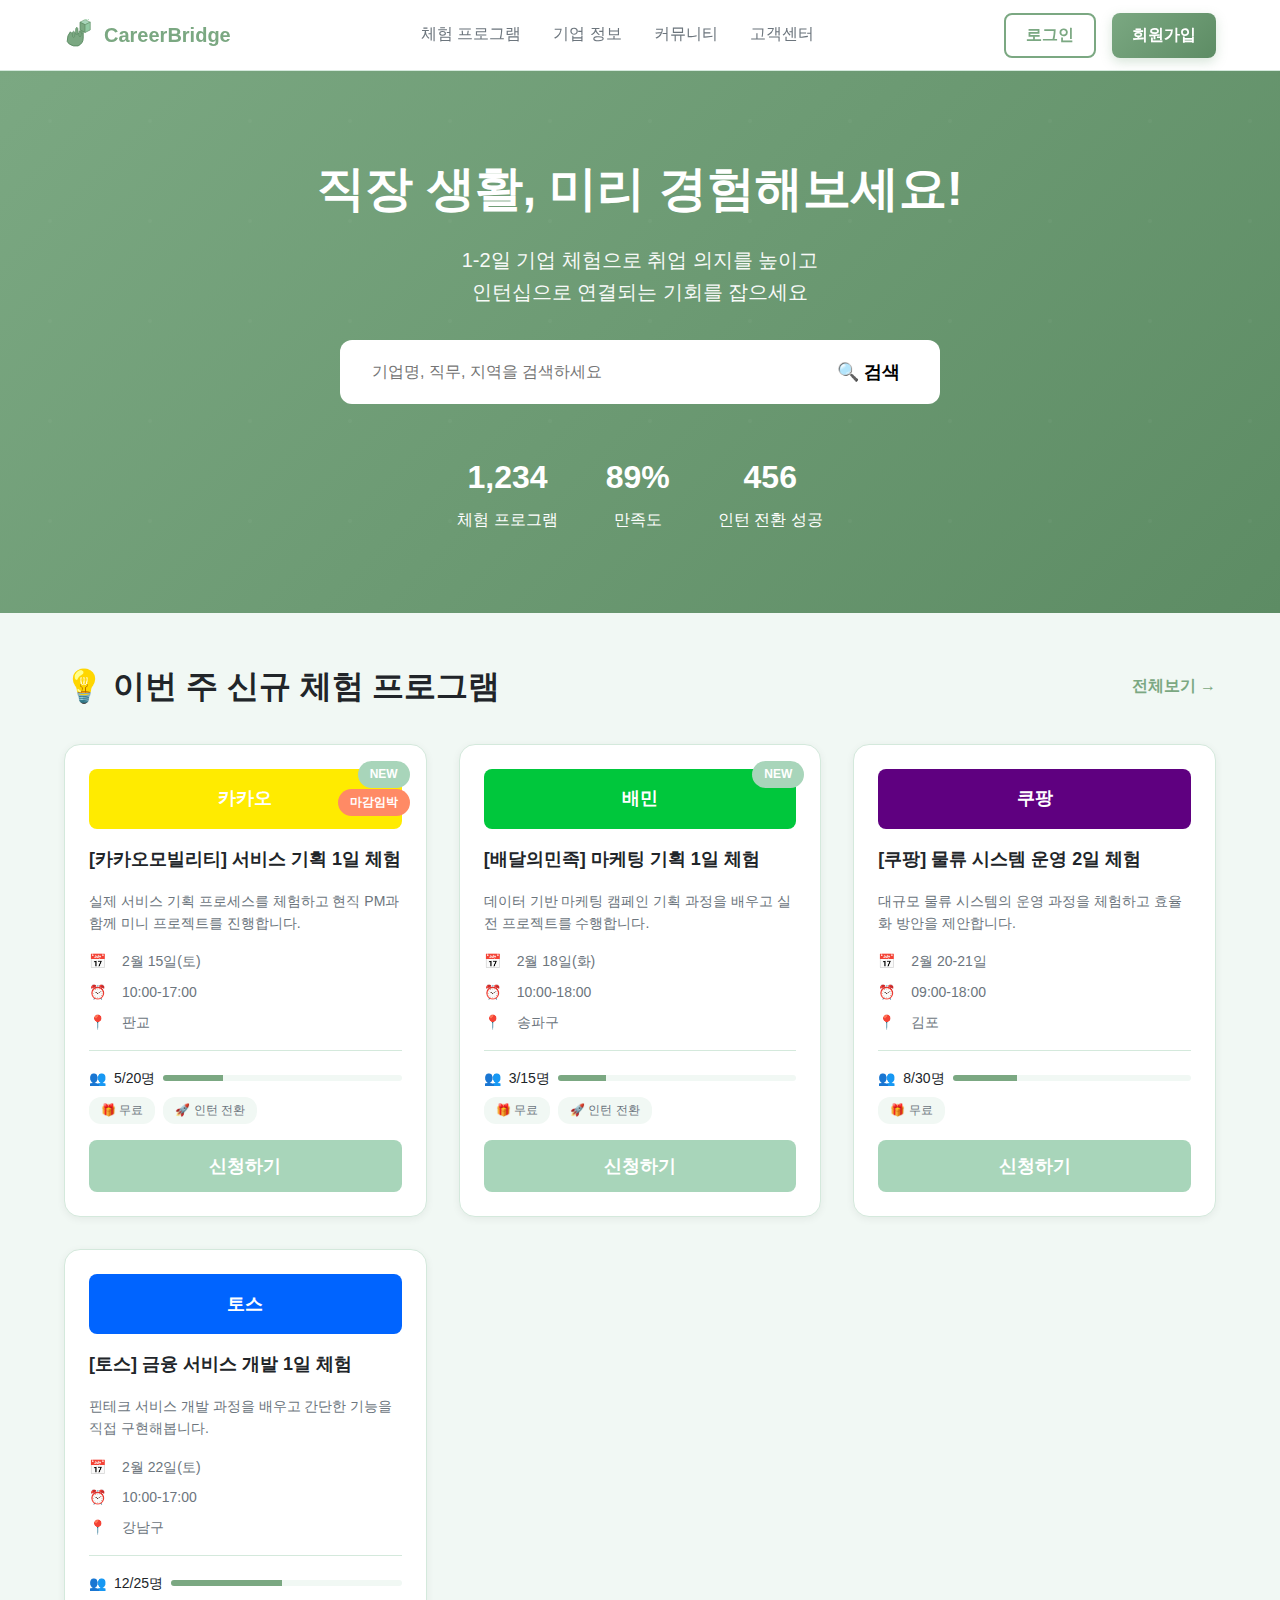
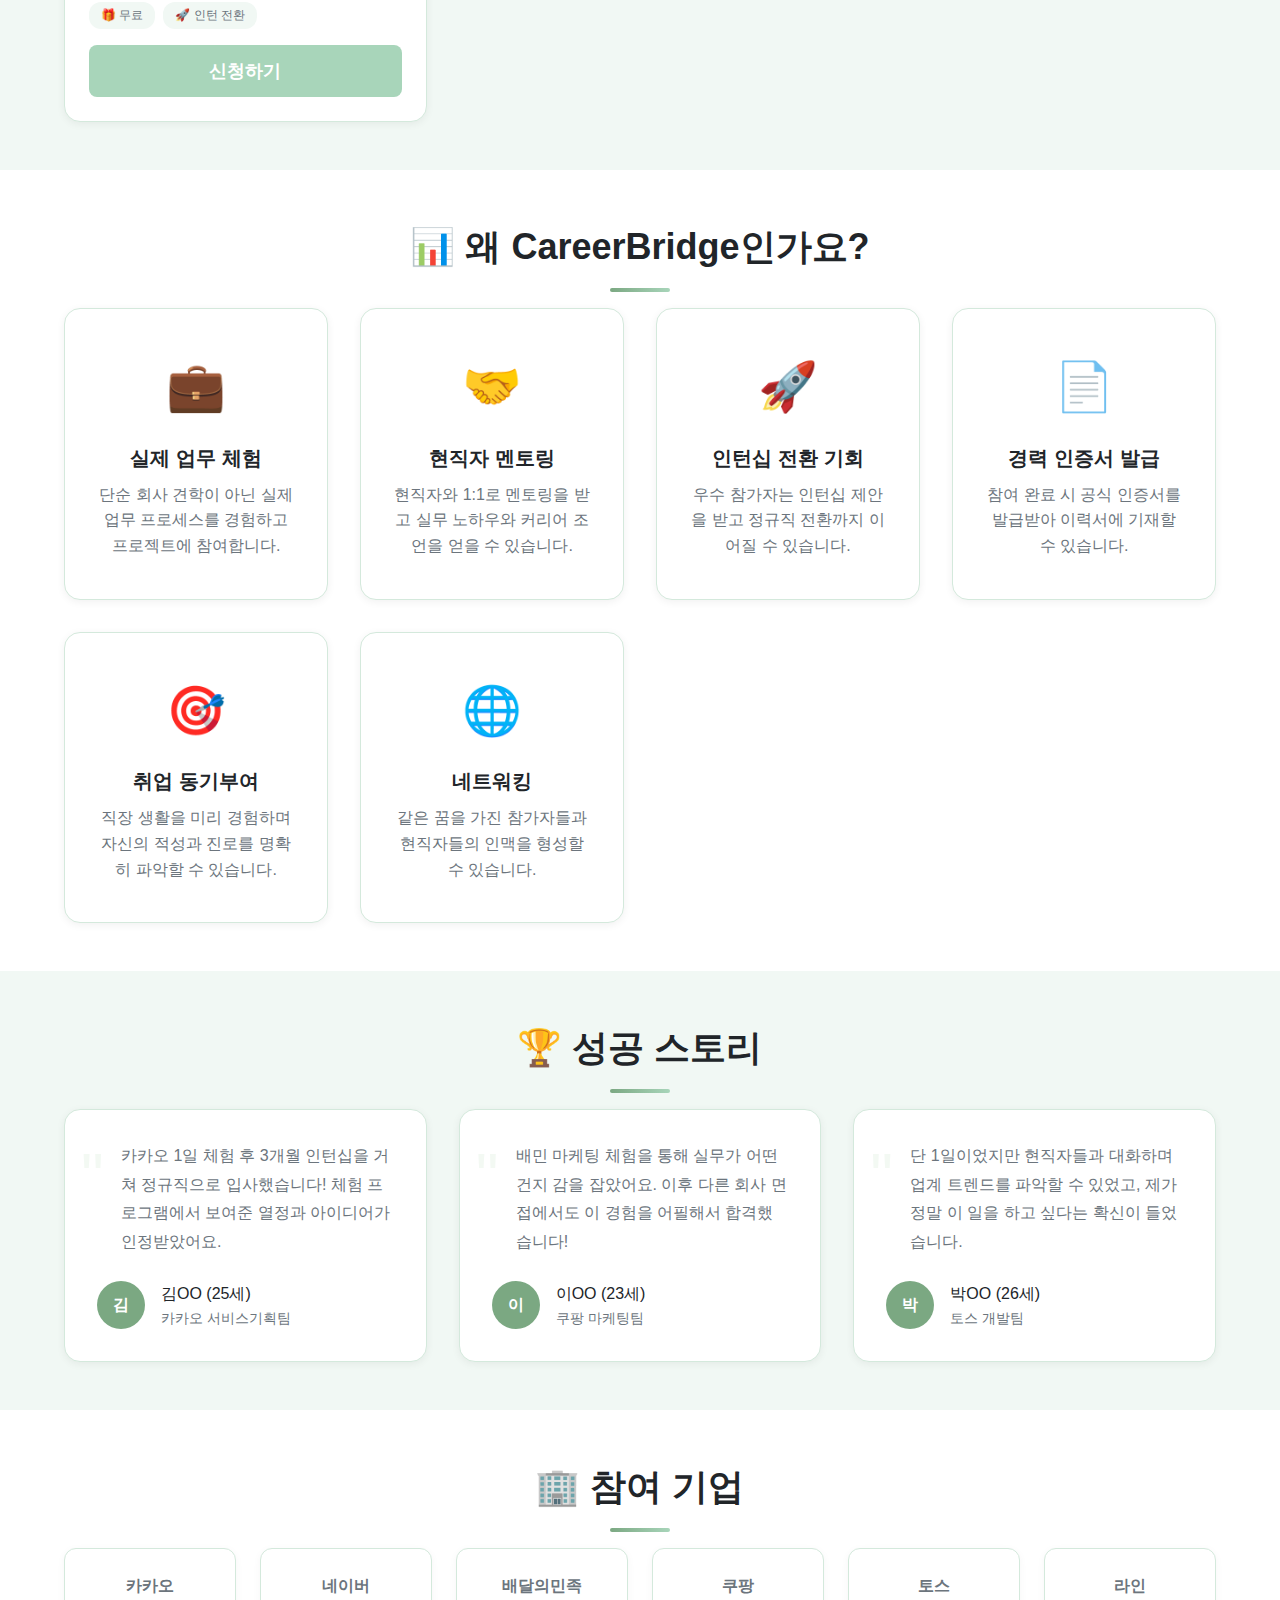
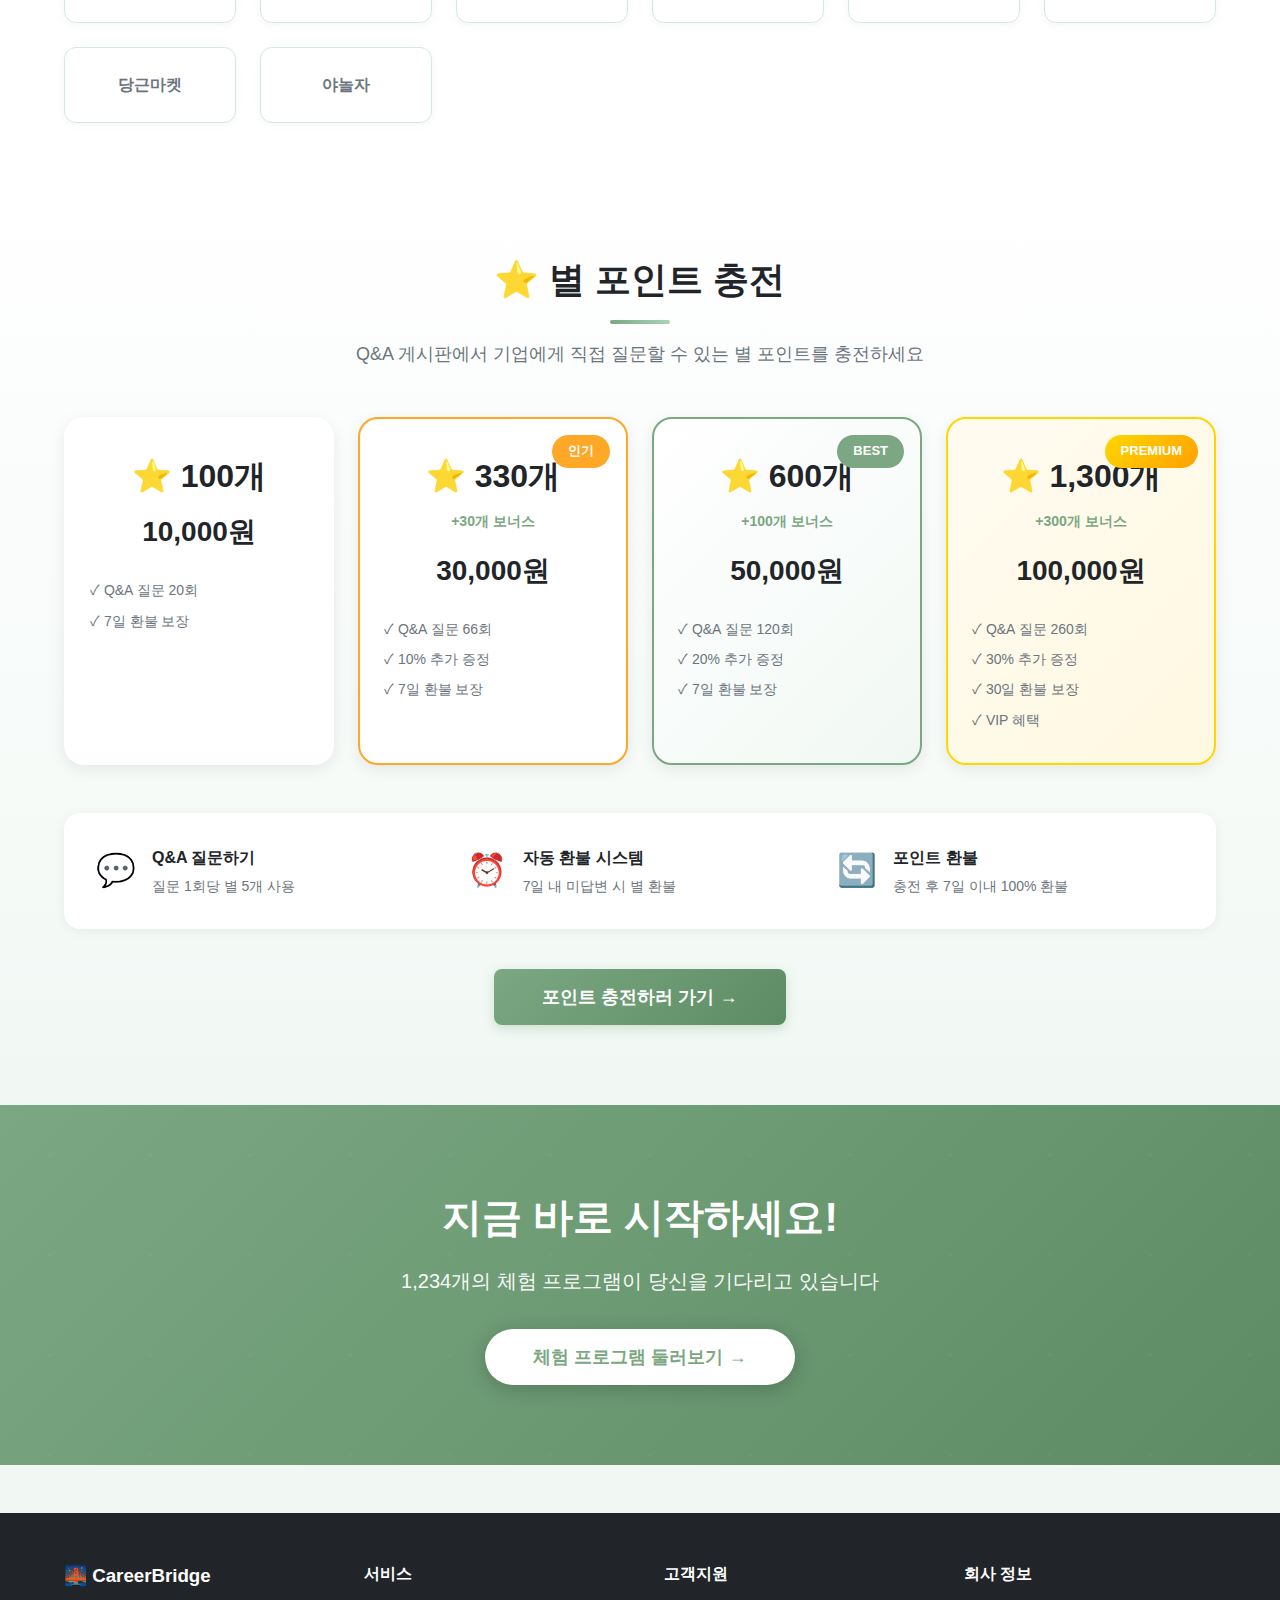
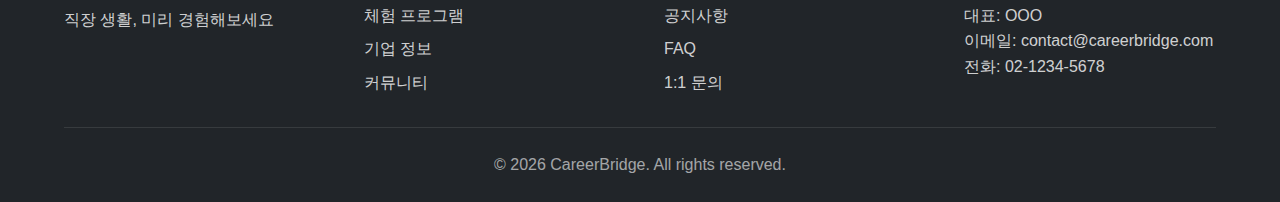
<file: career-bridge/index.html>
<!DOCTYPE html>
<html lang="ko">
<head>
    <meta charset="UTF-8">
    <meta name="viewport" content="width=device-width, initial-scale=1.0">
    <title>CareerBridge - 직장 생활, 미리 경험해보세요</title>
    <link rel="stylesheet" href="css/style.css">
</head>
<body>
    <!-- 헤더 -->
    <header class="header">
        <div class="container">
            <div class="header-content">
                <div class="logo">
                    <a href="index.html">
                        <h1><img src="images/logo.svg" alt="CareerBridge" class="logo-img"> CareerBridge</h1>
                    </a>
                </div>
                <nav class="nav">
                    <a href="programs.html">체험 프로그램</a>
                    <a href="companies.html">기업 정보</a>
                    <a href="community.html">커뮤니티</a>
                    <a href="support.html">고객센터</a>
                </nav>
                <div class="header-actions">
                    <button class="btn btn-outline" onclick="location.href='login.html'">로그인</button>
                    <button class="btn btn-primary" onclick="location.href='signup.html'">회원가입</button>
                </div>
            </div>
        </div>
    </header>

    <!-- 히어로 섹션 -->
    <section class="hero">
        <div class="container">
            <div class="hero-content">
                <h2 class="hero-title">직장 생활, 미리 경험해보세요!</h2>
                <p class="hero-subtitle">
                    1-2일 기업 체험으로 취업 의지를 높이고<br>
                    인턴십으로 연결되는 기회를 잡으세요
                </p>
                <div class="search-box">
                    <input type="text" placeholder="기업명, 직무, 지역을 검색하세요" class="search-input">
                    <button class="btn btn-search">🔍 검색</button>
                </div>
                <div class="hero-stats">
                    <div class="stat-item">
                        <div class="stat-number">1,234</div>
                        <div class="stat-label">체험 프로그램</div>
                    </div>
                    <div class="stat-item">
                        <div class="stat-number">89%</div>
                        <div class="stat-label">만족도</div>
                    </div>
                    <div class="stat-item">
                        <div class="stat-number">456</div>
                        <div class="stat-label">인턴 전환 성공</div>
                    </div>
                </div>
            </div>
        </div>
    </section>

    <!-- 이번 주 신규 프로그램 -->
    <section class="programs-section">
        <div class="container">
            <div class="section-header">
                <h2>💡 이번 주 신규 체험 프로그램</h2>
                <a href="programs.html" class="view-all">전체보기 →</a>
            </div>

            <div class="program-grid">
                <!-- 프로그램 카드 1 -->
                <div class="program-card" onclick="location.href='program-detail.html'">
                    <div class="program-badge new">NEW</div>
                    <div class="program-badge urgent">마감임박</div>
                    <div class="company-logo">
                        <div class="logo-placeholder" style="background: #FFEB00;">카카오</div>
                    </div>
                    <h3 class="program-title">[카카오모빌리티] 서비스 기획 1일 체험</h3>
                    <p class="program-desc">
                        실제 서비스 기획 프로세스를 체험하고 현직 PM과 함께 미니 프로젝트를 진행합니다.
                    </p>
                    <div class="program-info">
                        <div class="info-item">
                            <span class="icon">📅</span>
                            <span>2월 15일(토)</span>
                        </div>
                        <div class="info-item">
                            <span class="icon">⏰</span>
                            <span>10:00-17:00</span>
                        </div>
                        <div class="info-item">
                            <span class="icon">📍</span>
                            <span>판교</span>
                        </div>
                    </div>
                    <div class="program-footer">
                        <div class="participants">
                            <span class="icon">👥</span>
                            <span class="count">5/20명</span>
                            <div class="progress-bar">
                                <div class="progress" style="width: 25%"></div>
                            </div>
                        </div>
                        <div class="tags">
                            <span class="tag">🎁 무료</span>
                            <span class="tag">🚀 인턴 전환</span>
                        </div>
                    </div>
                    <button class="btn btn-apply" onclick="event.stopPropagation(); location.href='application.html'">신청하기</button>
                </div>

                <!-- 프로그램 카드 2 -->
                <div class="program-card">
                    <div class="program-badge new">NEW</div>
                    <div class="company-logo">
                        <div class="logo-placeholder" style="background: #00C73C;">배민</div>
                    </div>
                    <h3 class="program-title">[배달의민족] 마케팅 기획 1일 체험</h3>
                    <p class="program-desc">
                        데이터 기반 마케팅 캠페인 기획 과정을 배우고 실전 프로젝트를 수행합니다.
                    </p>
                    <div class="program-info">
                        <div class="info-item">
                            <span class="icon">📅</span>
                            <span>2월 18일(화)</span>
                        </div>
                        <div class="info-item">
                            <span class="icon">⏰</span>
                            <span>10:00-18:00</span>
                        </div>
                        <div class="info-item">
                            <span class="icon">📍</span>
                            <span>송파구</span>
                        </div>
                    </div>
                    <div class="program-footer">
                        <div class="participants">
                            <span class="icon">👥</span>
                            <span class="count">3/15명</span>
                            <div class="progress-bar">
                                <div class="progress" style="width: 20%"></div>
                            </div>
                        </div>
                        <div class="tags">
                            <span class="tag">🎁 무료</span>
                            <span class="tag">🚀 인턴 전환</span>
                        </div>
                    </div>
                    <button class="btn btn-apply">신청하기</button>
                </div>

                <!-- 프로그램 카드 3 -->
                <div class="program-card">
                    <div class="company-logo">
                        <div class="logo-placeholder" style="background: #5F0080;">쿠팡</div>
                    </div>
                    <h3 class="program-title">[쿠팡] 물류 시스템 운영 2일 체험</h3>
                    <p class="program-desc">
                        대규모 물류 시스템의 운영 과정을 체험하고 효율화 방안을 제안합니다.
                    </p>
                    <div class="program-info">
                        <div class="info-item">
                            <span class="icon">📅</span>
                            <span>2월 20-21일</span>
                        </div>
                        <div class="info-item">
                            <span class="icon">⏰</span>
                            <span>09:00-18:00</span>
                        </div>
                        <div class="info-item">
                            <span class="icon">📍</span>
                            <span>김포</span>
                        </div>
                    </div>
                    <div class="program-footer">
                        <div class="participants">
                            <span class="icon">👥</span>
                            <span class="count">8/30명</span>
                            <div class="progress-bar">
                                <div class="progress" style="width: 27%"></div>
                            </div>
                        </div>
                        <div class="tags">
                            <span class="tag">🎁 무료</span>
                        </div>
                    </div>
                    <button class="btn btn-apply">신청하기</button>
                </div>

                <!-- 프로그램 카드 4 -->
                <div class="program-card">
                    <div class="company-logo">
                        <div class="logo-placeholder" style="background: #0064FF;">토스</div>
                    </div>
                    <h3 class="program-title">[토스] 금융 서비스 개발 1일 체험</h3>
                    <p class="program-desc">
                        핀테크 서비스 개발 과정을 배우고 간단한 기능을 직접 구현해봅니다.
                    </p>
                    <div class="program-info">
                        <div class="info-item">
                            <span class="icon">📅</span>
                            <span>2월 22일(토)</span>
                        </div>
                        <div class="info-item">
                            <span class="icon">⏰</span>
                            <span>10:00-17:00</span>
                        </div>
                        <div class="info-item">
                            <span class="icon">📍</span>
                            <span>강남구</span>
                        </div>
                    </div>
                    <div class="program-footer">
                        <div class="participants">
                            <span class="icon">👥</span>
                            <span class="count">12/25명</span>
                            <div class="progress-bar">
                                <div class="progress" style="width: 48%"></div>
                            </div>
                        </div>
                        <div class="tags">
                            <span class="tag">🎁 무료</span>
                            <span class="tag">🚀 인턴 전환</span>
                        </div>
                    </div>
                    <button class="btn btn-apply">신청하기</button>
                </div>
            </div>
        </div>
    </section>

    <!-- 왜 CareerBridge인가 -->
    <section class="features-section">
        <div class="container">
            <h2 class="section-title">📊 왜 CareerBridge인가요?</h2>
            <div class="features-grid">
                <div class="feature-card">
                    <div class="feature-icon">💼</div>
                    <h3>실제 업무 체험</h3>
                    <p>단순 회사 견학이 아닌 실제 업무 프로세스를 경험하고 프로젝트에 참여합니다.</p>
                </div>
                <div class="feature-card">
                    <div class="feature-icon">🤝</div>
                    <h3>현직자 멘토링</h3>
                    <p>현직자와 1:1로 멘토링을 받고 실무 노하우와 커리어 조언을 얻을 수 있습니다.</p>
                </div>
                <div class="feature-card">
                    <div class="feature-icon">🚀</div>
                    <h3>인턴십 전환 기회</h3>
                    <p>우수 참가자는 인턴십 제안을 받고 정규직 전환까지 이어질 수 있습니다.</p>
                </div>
                <div class="feature-card">
                    <div class="feature-icon">📄</div>
                    <h3>경력 인증서 발급</h3>
                    <p>참여 완료 시 공식 인증서를 발급받아 이력서에 기재할 수 있습니다.</p>
                </div>
                <div class="feature-card">
                    <div class="feature-icon">🎯</div>
                    <h3>취업 동기부여</h3>
                    <p>직장 생활을 미리 경험하며 자신의 적성과 진로를 명확히 파악할 수 있습니다.</p>
                </div>
                <div class="feature-card">
                    <div class="feature-icon">🌐</div>
                    <h3>네트워킹</h3>
                    <p>같은 꿈을 가진 참가자들과 현직자들의 인맥을 형성할 수 있습니다.</p>
                </div>
            </div>
        </div>
    </section>

    <!-- 성공 스토리 -->
    <section class="success-section">
        <div class="container">
            <h2 class="section-title">🏆 성공 스토리</h2>
            <div class="success-grid">
                <div class="success-card">
                    <div class="success-quote">"</div>
                    <p class="success-text">
                        카카오 1일 체험 후 3개월 인턴십을 거쳐 정규직으로 입사했습니다!
                        체험 프로그램에서 보여준 열정과 아이디어가 인정받았어요.
                    </p>
                    <div class="success-author">
                        <div class="author-avatar">김</div>
                        <div class="author-info">
                            <div class="author-name">김OO (25세)</div>
                            <div class="author-position">카카오 서비스기획팀</div>
                        </div>
                    </div>
                </div>

                <div class="success-card">
                    <div class="success-quote">"</div>
                    <p class="success-text">
                        배민 마케팅 체험을 통해 실무가 어떤 건지 감을 잡았어요.
                        이후 다른 회사 면접에서도 이 경험을 어필해서 합격했습니다!
                    </p>
                    <div class="success-author">
                        <div class="author-avatar">이</div>
                        <div class="author-info">
                            <div class="author-name">이OO (23세)</div>
                            <div class="author-position">쿠팡 마케팅팀</div>
                        </div>
                    </div>
                </div>

                <div class="success-card">
                    <div class="success-quote">"</div>
                    <p class="success-text">
                        단 1일이었지만 현직자들과 대화하며 업계 트렌드를 파악할 수 있었고,
                        제가 정말 이 일을 하고 싶다는 확신이 들었습니다.
                    </p>
                    <div class="success-author">
                        <div class="author-avatar">박</div>
                        <div class="author-info">
                            <div class="author-name">박OO (26세)</div>
                            <div class="author-position">토스 개발팀</div>
                        </div>
                    </div>
                </div>
            </div>
        </div>
    </section>

    <!-- 참여 기업 -->
    <section class="companies-section">
        <div class="container">
            <h2 class="section-title">🏢 참여 기업</h2>
            <div class="companies-grid">
                <div class="company-item">카카오</div>
                <div class="company-item">네이버</div>
                <div class="company-item">배달의민족</div>
                <div class="company-item">쿠팡</div>
                <div class="company-item">토스</div>
                <div class="company-item">라인</div>
                <div class="company-item">당근마켓</div>
                <div class="company-item">야놀자</div>
            </div>
        </div>
    </section>

    <!-- 포인트 충전 섹션 -->
    <section class="points-charge-section">
        <div class="container">
            <div class="points-charge-header">
                <h2 class="section-title">⭐ 별 포인트 충전</h2>
                <p class="section-subtitle">Q&A 게시판에서 기업에게 직접 질문할 수 있는 별 포인트를 충전하세요</p>
            </div>

            <div class="points-packages-home">
                <!-- 패키지 1 -->
                <div class="package-card-home" onclick="location.href='points.html'">
                    <div class="package-stars-home">⭐ 100개</div>
                    <div class="package-price-home">10,000원</div>
                    <div class="package-features-home">
                        <p>✓ Q&A 질문 20회</p>
                        <p>✓ 7일 환불 보장</p>
                    </div>
                </div>

                <!-- 패키지 2 -->
                <div class="package-card-home popular" onclick="location.href='points.html'">
                    <div class="package-badge-home">인기</div>
                    <div class="package-stars-home">⭐ 330개</div>
                    <div class="package-bonus-home">+30개 보너스</div>
                    <div class="package-price-home">30,000원</div>
                    <div class="package-features-home">
                        <p>✓ Q&A 질문 66회</p>
                        <p>✓ 10% 추가 증정</p>
                        <p>✓ 7일 환불 보장</p>
                    </div>
                </div>

                <!-- 패키지 3 -->
                <div class="package-card-home best" onclick="location.href='points.html'">
                    <div class="package-badge-home best">BEST</div>
                    <div class="package-stars-home">⭐ 600개</div>
                    <div class="package-bonus-home">+100개 보너스</div>
                    <div class="package-price-home">50,000원</div>
                    <div class="package-features-home">
                        <p>✓ Q&A 질문 120회</p>
                        <p>✓ 20% 추가 증정</p>
                        <p>✓ 7일 환불 보장</p>
                    </div>
                </div>

                <!-- 패키지 4 -->
                <div class="package-card-home premium" onclick="location.href='points.html'">
                    <div class="package-badge-home premium">PREMIUM</div>
                    <div class="package-stars-home">⭐ 1,300개</div>
                    <div class="package-bonus-home">+300개 보너스</div>
                    <div class="package-price-home">100,000원</div>
                    <div class="package-features-home">
                        <p>✓ Q&A 질문 260회</p>
                        <p>✓ 30% 추가 증정</p>
                        <p>✓ 30일 환불 보장</p>
                        <p>✓ VIP 혜택</p>
                    </div>
                </div>
            </div>

            <div class="points-info-box">
                <div class="info-item">
                    <div class="info-icon">💬</div>
                    <div class="info-text">
                        <h4>Q&A 질문하기</h4>
                        <p>질문 1회당 별 5개 사용</p>
                    </div>
                </div>
                <div class="info-item">
                    <div class="info-icon">⏰</div>
                    <div class="info-text">
                        <h4>자동 환불 시스템</h4>
                        <p>7일 내 미답변 시 별 환불</p>
                    </div>
                </div>
                <div class="info-item">
                    <div class="info-icon">🔄</div>
                    <div class="info-text">
                        <h4>포인트 환불</h4>
                        <p>충전 후 7일 이내 100% 환불</p>
                    </div>
                </div>
            </div>

            <div class="points-cta">
                <button class="btn btn-primary btn-large" onclick="location.href='points.html'">
                    포인트 충전하러 가기 →
                </button>
            </div>
        </div>
    </section>

    <!-- CTA 섹션 -->
    <section class="cta-section">
        <div class="container">
            <div class="cta-content">
                <h2>지금 바로 시작하세요!</h2>
                <p>1,234개의 체험 프로그램이 당신을 기다리고 있습니다</p>
                <button class="btn btn-cta" onclick="location.href='programs.html'">
                    체험 프로그램 둘러보기 →
                </button>
            </div>
        </div>
    </section>

    <!-- 푸터 -->
    <footer class="footer">
        <div class="container">
            <div class="footer-content">
                <div class="footer-section">
                    <h3>🌉 CareerBridge</h3>
                    <p>직장 생활, 미리 경험해보세요</p>
                </div>
                <div class="footer-section">
                    <h4>서비스</h4>
                    <ul>
                        <li><a href="programs.html">체험 프로그램</a></li>
                        <li><a href="#">기업 정보</a></li>
                        <li><a href="#">커뮤니티</a></li>
                    </ul>
                </div>
                <div class="footer-section">
                    <h4>고객지원</h4>
                    <ul>
                        <li><a href="#">공지사항</a></li>
                        <li><a href="#">FAQ</a></li>
                        <li><a href="#">1:1 문의</a></li>
                    </ul>
                </div>
                <div class="footer-section">
                    <h4>회사 정보</h4>
                    <p>대표: OOO<br>
                    이메일: contact@careerbridge.com<br>
                    전화: 02-1234-5678</p>
                </div>
            </div>
            <div class="footer-bottom">
                <p>&copy; 2026 CareerBridge. All rights reserved.</p>
            </div>
        </div>
    </footer>

    <script src="js/main.js"></script>
</body>
</html>
</file>
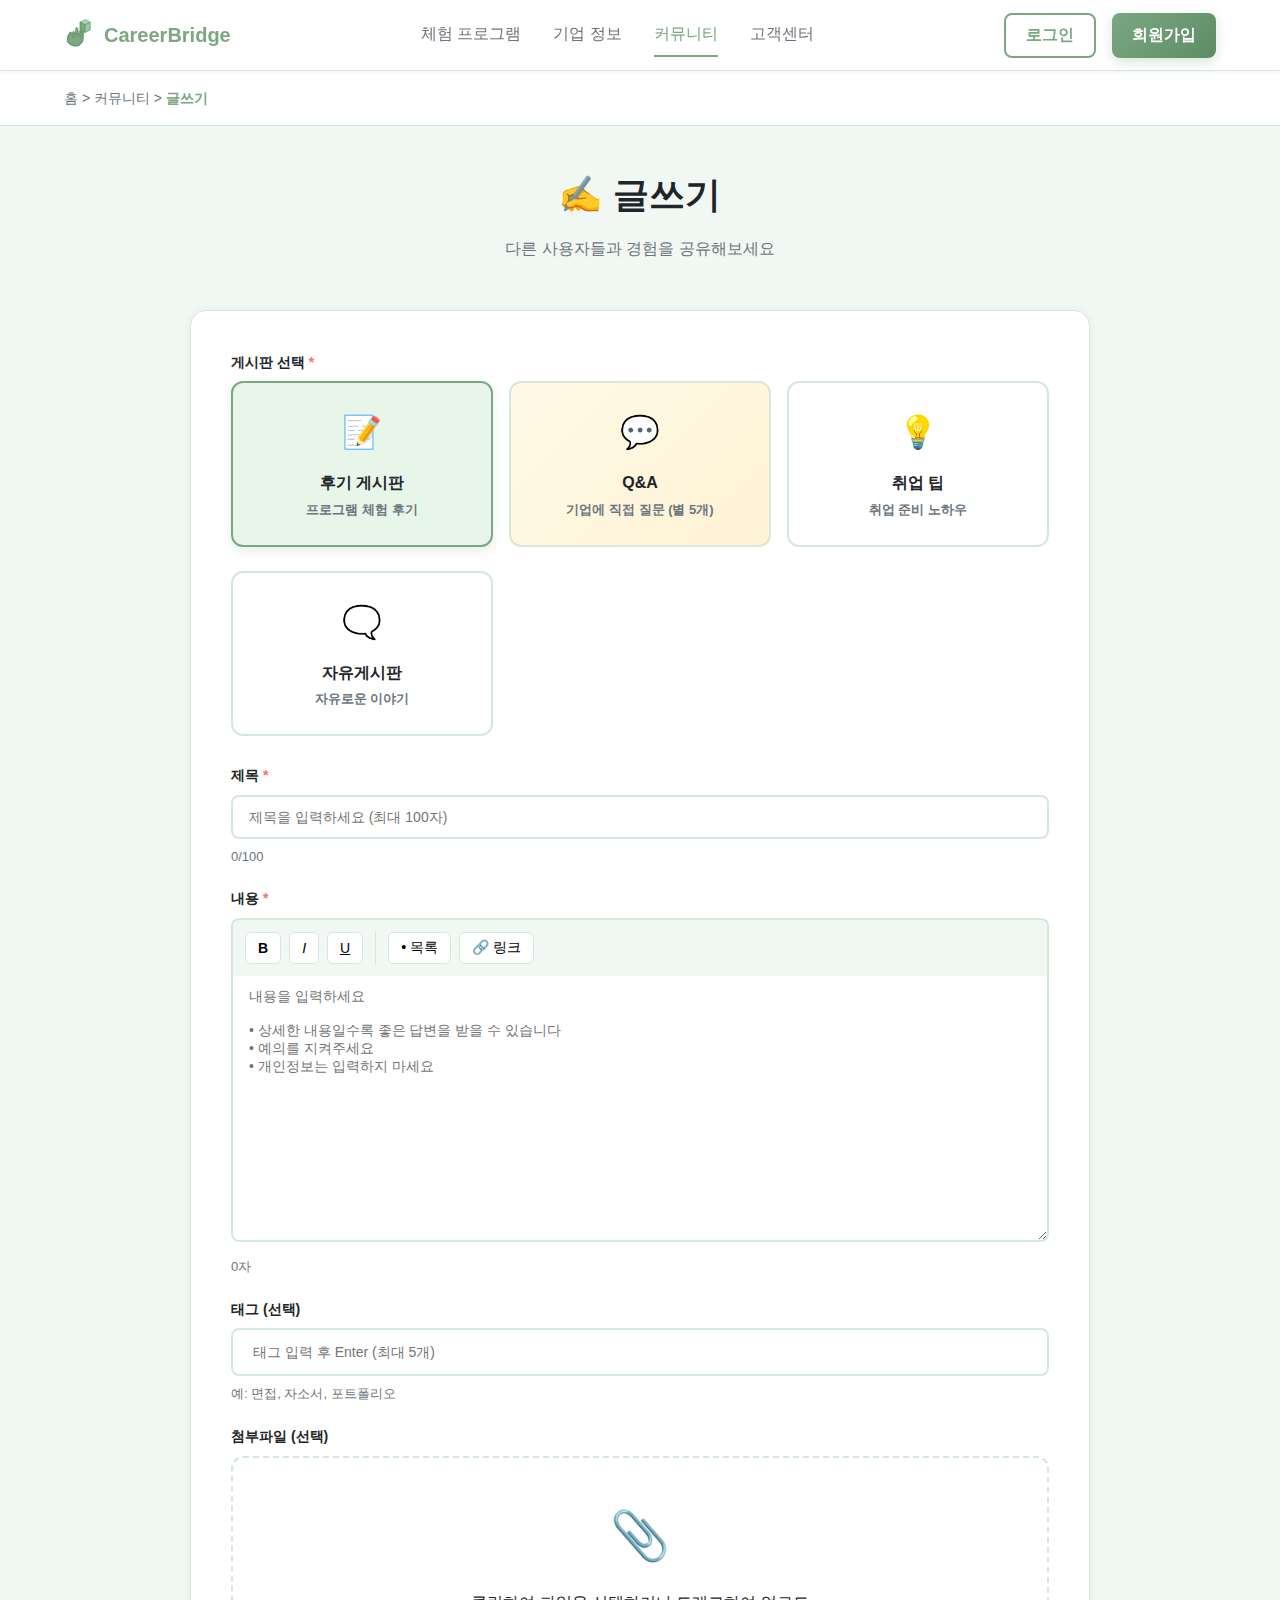
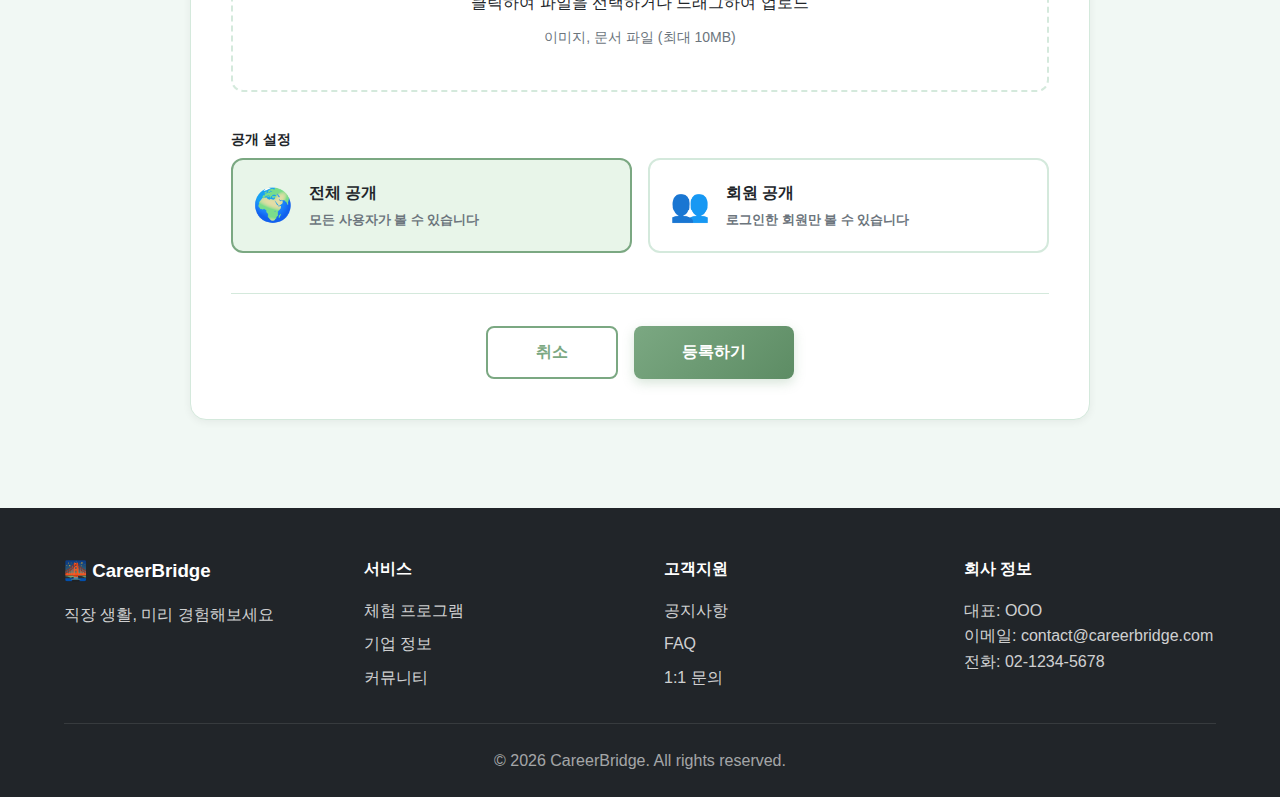
<file: career-bridge/community-write.html>
<!DOCTYPE html>
<html lang="ko">
<head>
    <meta charset="UTF-8">
    <meta name="viewport" content="width=device-width, initial-scale=1.0">
    <title>글쓰기 - CareerBridge</title>
    <link rel="stylesheet" href="css/style.css">
    <link rel="stylesheet" href="css/pages.css">
</head>
<body>
    <!-- 헤더 -->
    <header class="header">
        <div class="container">
            <div class="header-content">
                <div class="logo">
                    <a href="index.html">
                        <h1><img src="images/logo.svg" alt="CareerBridge" class="logo-img"> CareerBridge</h1>
                    </a>
                </div>
                <nav class="nav">
                    <a href="programs.html">체험 프로그램</a>
                    <a href="companies.html">기업 정보</a>
                    <a href="community.html" class="active">커뮤니티</a>
                    <a href="support.html">고객센터</a>
                </nav>
                <div class="header-actions">
                    <button class="btn btn-outline" onclick="location.href='login.html'">로그인</button>
                    <button class="btn btn-primary" onclick="location.href='signup.html'">회원가입</button>
                </div>
            </div>
        </div>
    </header>

    <!-- 브레드크럼 -->
    <div class="breadcrumb">
        <div class="container">
            <a href="index.html">홈</a> > <a href="community.html">커뮤니티</a> > <span>글쓰기</span>
        </div>
    </div>

    <!-- 글쓰기 섹션 -->
    <section class="write-section">
        <div class="container">
            <div class="write-container">
                <div class="write-header">
                    <h1>✍️ 글쓰기</h1>
                    <p>다른 사용자들과 경험을 공유해보세요</p>
                </div>

                <form class="write-form" onsubmit="handleSubmit(event)">
                    <!-- 게시판 선택 -->
                    <div class="form-group">
                        <label>게시판 선택 <span class="required">*</span></label>
                        <div class="board-select-grid">
                            <label class="board-option">
                                <input type="radio" name="board" value="review" checked>
                                <div class="board-card">
                                    <div class="board-icon">📝</div>
                                    <div class="board-name">후기 게시판</div>
                                    <div class="board-desc">프로그램 체험 후기</div>
                                </div>
                            </label>
                            <label class="board-option">
                                <input type="radio" name="board" value="qna">
                                <div class="board-card qna">
                                    <div class="board-icon">💬</div>
                                    <div class="board-name">Q&A</div>
                                    <div class="board-desc">기업에 직접 질문 (별 5개)</div>
                                </div>
                            </label>
                            <label class="board-option">
                                <input type="radio" name="board" value="tips">
                                <div class="board-card">
                                    <div class="board-icon">💡</div>
                                    <div class="board-name">취업 팁</div>
                                    <div class="board-desc">취업 준비 노하우</div>
                                </div>
                            </label>
                            <label class="board-option">
                                <input type="radio" name="board" value="free">
                                <div class="board-card">
                                    <div class="board-icon">🗨️</div>
                                    <div class="board-name">자유게시판</div>
                                    <div class="board-desc">자유로운 이야기</div>
                                </div>
                            </label>
                        </div>
                    </div>

                    <!-- Q&A 안내 -->
                    <div class="qna-notice-write" id="qnaNotice" style="display: none;">
                        <div class="notice-icon">⚠️</div>
                        <div class="notice-content">
                            <h4>Q&A 게시판 이용 안내</h4>
                            <p>• 질문 작성 시 <strong>별 5개</strong>가 차감됩니다</p>
                            <p>• 7일 이내 기업 답변이 없으면 별을 환불하고 글이 삭제됩니다</p>
                            <p>• 현재 보유 별: <strong id="currentStars">100</strong>개</p>
                        </div>
                    </div>

                    <!-- 제목 -->
                    <div class="form-group">
                        <label for="title">제목 <span class="required">*</span></label>
                        <input
                            type="text"
                            id="title"
                            class="form-input"
                            placeholder="제목을 입력하세요 (최대 100자)"
                            maxlength="100"
                            required
                        >
                        <div class="input-help">
                            <span class="char-count"><span id="titleCount">0</span>/100</span>
                        </div>
                    </div>

                    <!-- 기업 선택 (Q&A용) -->
                    <div class="form-group" id="companySelect" style="display: none;">
                        <label for="company">질문할 기업 <span class="required">*</span></label>
                        <select id="company" class="form-select">
                            <option value="">기업을 선택하세요</option>
                            <option value="kakao">카카오모빌리티</option>
                            <option value="naver">네이버</option>
                            <option value="baemin">배달의민족</option>
                            <option value="coupang">쿠팡</option>
                            <option value="toss">토스</option>
                            <option value="line">라인</option>
                            <option value="danggeun">당근마켓</option>
                            <option value="yanolja">야놀자</option>
                        </select>
                    </div>

                    <!-- 내용 -->
                    <div class="form-group">
                        <label for="content">내용 <span class="required">*</span></label>
                        <div class="editor-toolbar">
                            <button type="button" class="toolbar-btn" onclick="formatText('bold')"><strong>B</strong></button>
                            <button type="button" class="toolbar-btn" onclick="formatText('italic')"><em>I</em></button>
                            <button type="button" class="toolbar-btn" onclick="formatText('underline')"><u>U</u></button>
                            <div class="toolbar-divider"></div>
                            <button type="button" class="toolbar-btn" onclick="insertList()">• 목록</button>
                            <button type="button" class="toolbar-btn" onclick="insertLink()">🔗 링크</button>
                        </div>
                        <textarea
                            id="content"
                            class="form-textarea"
                            placeholder="내용을 입력하세요&#10;&#10;• 상세한 내용일수록 좋은 답변을 받을 수 있습니다&#10;• 예의를 지켜주세요&#10;• 개인정보는 입력하지 마세요"
                            rows="15"
                            required
                        ></textarea>
                        <div class="input-help">
                            <span class="char-count"><span id="contentCount">0</span>자</span>
                        </div>
                    </div>

                    <!-- 태그 -->
                    <div class="form-group">
                        <label for="tags">태그 (선택)</label>
                        <div class="tags-input-container">
                            <div class="tags-display" id="tagsDisplay"></div>
                            <input
                                type="text"
                                id="tags"
                                class="tags-input"
                                placeholder="태그 입력 후 Enter (최대 5개)"
                                onkeypress="addTag(event)"
                            >
                        </div>
                        <div class="input-help">
                            <span>예: 면접, 자소서, 포트폴리오</span>
                        </div>
                    </div>

                    <!-- 첨부파일 -->
                    <div class="form-group">
                        <label for="files">첨부파일 (선택)</label>
                        <div class="file-upload-area" onclick="document.getElementById('files').click()">
                            <div class="file-upload-icon">📎</div>
                            <div class="file-upload-text">
                                <p>클릭하여 파일을 선택하거나 드래그하여 업로드</p>
                                <span>이미지, 문서 파일 (최대 10MB)</span>
                            </div>
                            <input type="file" id="files" multiple accept="image/*,.pdf,.doc,.docx" style="display: none;" onchange="handleFileSelect(event)">
                        </div>
                        <div class="file-list" id="fileList"></div>
                    </div>

                    <!-- 공개 설정 -->
                    <div class="form-group">
                        <label>공개 설정</label>
                        <div class="privacy-options">
                            <label class="privacy-option">
                                <input type="radio" name="privacy" value="public" checked>
                                <div class="privacy-card">
                                    <div class="privacy-icon">🌍</div>
                                    <div class="privacy-info">
                                        <div class="privacy-name">전체 공개</div>
                                        <div class="privacy-desc">모든 사용자가 볼 수 있습니다</div>
                                    </div>
                                </div>
                            </label>
                            <label class="privacy-option">
                                <input type="radio" name="privacy" value="members">
                                <div class="privacy-card">
                                    <div class="privacy-icon">👥</div>
                                    <div class="privacy-info">
                                        <div class="privacy-name">회원 공개</div>
                                        <div class="privacy-desc">로그인한 회원만 볼 수 있습니다</div>
                                    </div>
                                </div>
                            </label>
                        </div>
                    </div>

                    <!-- 버튼 -->
                    <div class="form-actions">
                        <button type="button" class="btn btn-outline btn-large" onclick="history.back()">취소</button>
                        <button type="submit" class="btn btn-primary btn-large">
                            <span id="submitText">등록하기</span>
                        </button>
                    </div>
                </form>
            </div>
        </div>
    </section>

    <!-- 푸터 -->
    <footer class="footer">
        <div class="container">
            <div class="footer-content">
                <div class="footer-section">
                    <h3>🌉 CareerBridge</h3>
                    <p>직장 생활, 미리 경험해보세요</p>
                </div>
                <div class="footer-section">
                    <h4>서비스</h4>
                    <ul>
                        <li><a href="programs.html">체험 프로그램</a></li>
                        <li><a href="companies.html">기업 정보</a></li>
                        <li><a href="community.html">커뮤니티</a></li>
                    </ul>
                </div>
                <div class="footer-section">
                    <h4>고객지원</h4>
                    <ul>
                        <li><a href="support.html">공지사항</a></li>
                        <li><a href="support.html">FAQ</a></li>
                        <li><a href="support.html">1:1 문의</a></li>
                    </ul>
                </div>
                <div class="footer-section">
                    <h4>회사 정보</h4>
                    <p>대표: OOO<br>
                    이메일: contact@careerbridge.com<br>
                    전화: 02-1234-5678</p>
                </div>
            </div>
            <div class="footer-bottom">
                <p>&copy; 2026 CareerBridge. All rights reserved.</p>
            </div>
        </div>
    </footer>

    <script src="js/main.js"></script>
    <script>
        // 게시판 선택 시 UI 변경
        document.querySelectorAll('input[name="board"]').forEach(radio => {
            radio.addEventListener('change', function() {
                const qnaNotice = document.getElementById('qnaNotice');
                const companySelect = document.getElementById('companySelect');
                const submitText = document.getElementById('submitText');

                if (this.value === 'qna') {
                    qnaNotice.style.display = 'flex';
                    companySelect.style.display = 'block';
                    submitText.textContent = '질문하기 (별 5개 사용)';
                } else {
                    qnaNotice.style.display = 'none';
                    companySelect.style.display = 'none';
                    submitText.textContent = '등록하기';
                }
            });
        });

        // 제목 글자 수 카운터
        document.getElementById('title').addEventListener('input', function() {
            document.getElementById('titleCount').textContent = this.value.length;
        });

        // 내용 글자 수 카운터
        document.getElementById('content').addEventListener('input', function() {
            document.getElementById('contentCount').textContent = this.value.length;
        });

        // 태그 추가
        let tags = [];
        function addTag(event) {
            if (event.key === 'Enter') {
                event.preventDefault();
                const input = event.target;
                const tag = input.value.trim();

                if (tag && tags.length < 5 && !tags.includes(tag)) {
                    tags.push(tag);
                    renderTags();
                    input.value = '';
                }
            }
        }

        function removeTag(tag) {
            tags = tags.filter(t => t !== tag);
            renderTags();
        }

        function renderTags() {
            const display = document.getElementById('tagsDisplay');
            display.innerHTML = tags.map(tag =>
                `<span class="tag-item">
                    ${tag}
                    <button type="button" class="tag-remove" onclick="removeTag('${tag}')">×</button>
                </span>`
            ).join('');
        }

        // 파일 선택
        let selectedFiles = [];
        function handleFileSelect(event) {
            const files = Array.from(event.target.files);
            selectedFiles = [...selectedFiles, ...files].slice(0, 5); // 최대 5개
            renderFileList();
        }

        function removeFile(index) {
            selectedFiles.splice(index, 1);
            renderFileList();
        }

        function renderFileList() {
            const fileList = document.getElementById('fileList');
            if (selectedFiles.length === 0) {
                fileList.innerHTML = '';
                return;
            }

            fileList.innerHTML = selectedFiles.map((file, index) =>
                `<div class="file-item">
                    <div class="file-info">
                        <span class="file-icon">📄</span>
                        <span class="file-name">${file.name}</span>
                        <span class="file-size">(${(file.size / 1024).toFixed(1)}KB)</span>
                    </div>
                    <button type="button" class="file-remove" onclick="removeFile(${index})">×</button>
                </div>`
            ).join('');
        }

        // 폼 제출
        function handleSubmit(event) {
            event.preventDefault();

            const board = document.querySelector('input[name="board"]:checked').value;
            const title = document.getElementById('title').value;
            const content = document.getElementById('content').value;
            const company = document.getElementById('company').value;

            // Q&A 체크
            if (board === 'qna' && !company) {
                alert('질문할 기업을 선택해주세요.');
                return;
            }

            // 별 개수 체크 (Q&A)
            if (board === 'qna') {
                const stars = parseInt(document.getElementById('currentStars').textContent);
                if (stars < 5) {
                    if (confirm('별이 부족합니다. 포인트를 충전하시겠습니까?')) {
                        location.href = 'points.html';
                    }
                    return;
                }
            }

            // 성공 메시지
            alert('글이 등록되었습니다!');
            location.href = 'community.html';
        }

        // 에디터 기능 (데모)
        function formatText(command) {
            document.execCommand(command, false, null);
        }

        function insertList() {
            const content = document.getElementById('content');
            const start = content.selectionStart;
            const end = content.selectionEnd;
            const selectedText = content.value.substring(start, end);
            const lines = selectedText.split('\n');
            const bulletList = lines.map(line => '• ' + line).join('\n');

            content.value = content.value.substring(0, start) + bulletList + content.value.substring(end);
        }

        function insertLink() {
            const url = prompt('링크 URL을 입력하세요:');
            if (url) {
                const content = document.getElementById('content');
                const start = content.selectionStart;
                content.value = content.value.substring(0, start) + url + content.value.substring(start);
            }
        }
    </script>
</body>
</html>
</file>
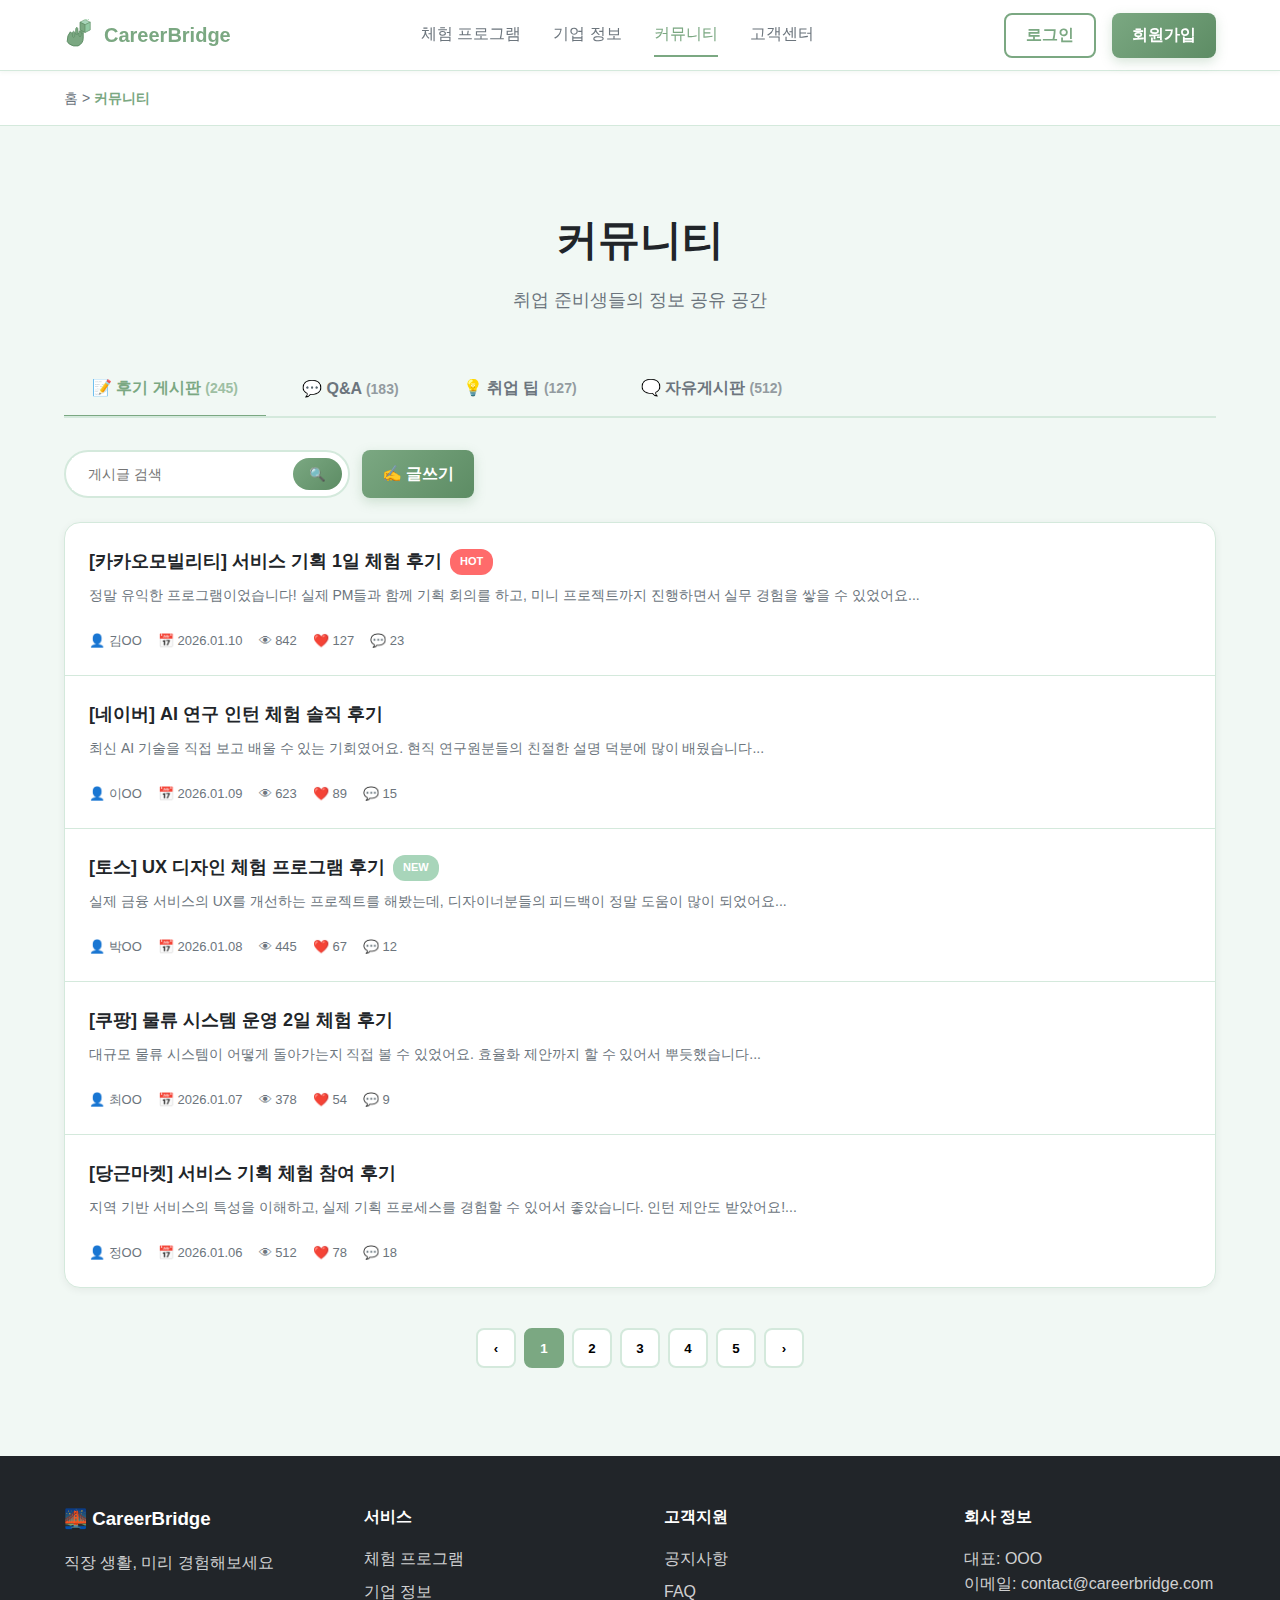
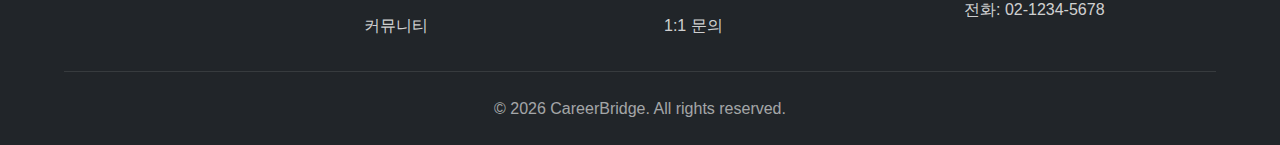
<file: career-bridge/community.html>
<!DOCTYPE html>
<html lang="ko">
<head>
    <meta charset="UTF-8">
    <meta name="viewport" content="width=device-width, initial-scale=1.0">
    <title>커뮤니티 - CareerBridge</title>
    <link rel="stylesheet" href="css/style.css">
    <link rel="stylesheet" href="css/pages.css">
</head>
<body>
    <!-- 헤더 -->
    <header class="header">
        <div class="container">
            <div class="header-content">
                <div class="logo">
                    <a href="index.html">
                        <h1><img src="images/logo.svg" alt="CareerBridge" class="logo-img"> CareerBridge</h1>
                    </a>
                </div>
                <nav class="nav">
                    <a href="programs.html">체험 프로그램</a>
                    <a href="companies.html">기업 정보</a>
                    <a href="community.html" class="active">커뮤니티</a>
                    <a href="support.html">고객센터</a>
                </nav>
                <div class="header-actions">
                    <button class="btn btn-outline" onclick="location.href='login.html'">로그인</button>
                    <button class="btn btn-primary" onclick="location.href='signup.html'">회원가입</button>
                </div>
            </div>
        </div>
    </header>

    <!-- 브레드크럼 -->
    <div class="breadcrumb">
        <div class="container">
            <a href="index.html">홈</a> > <span>커뮤니티</span>
        </div>
    </div>

    <!-- 커뮤니티 섹션 -->
    <section class="community-section">
        <div class="container">
            <div class="page-header">
                <h1>커뮤니티</h1>
                <p>취업 준비생들의 정보 공유 공간</p>
            </div>

            <!-- 커뮤니티 탭 -->
            <div class="community-tabs">
                <button class="community-tab active" onclick="showCommunityTab('review', this)">
                    📝 후기 게시판
                    <span class="tab-count">(245)</span>
                </button>
                <button class="community-tab" onclick="showCommunityTab('qna', this)">
                    💬 Q&A
                    <span class="tab-count">(183)</span>
                </button>
                <button class="community-tab" onclick="showCommunityTab('tips', this)">
                    💡 취업 팁
                    <span class="tab-count">(127)</span>
                </button>
                <button class="community-tab" onclick="showCommunityTab('free', this)">
                    🗨️ 자유게시판
                    <span class="tab-count">(512)</span>
                </button>
            </div>

            <!-- 검색 및 작성 -->
            <div class="community-header">
                <div class="search-write-box">
                    <div class="search-box-small">
                        <input type="text" placeholder="게시글 검색" class="search-input-small">
                        <button class="btn-search-small">🔍</button>
                    </div>
                    <button class="btn btn-primary" onclick="location.href='community-write.html'">✍️ 글쓰기</button>
                </div>
            </div>

            <!-- 후기 게시판 -->
            <div id="review" class="community-content active">
                <div class="post-list">
                    <!-- 게시글 1 -->
                    <div class="post-item">
                        <div class="post-header">
                            <div class="post-title-box">
                                <div class="post-title">
                                    [카카오모빌리티] 서비스 기획 1일 체험 후기
                                    <div class="post-badges">
                                        <span class="badge badge-hot">HOT</span>
                                    </div>
                                </div>
                                <p class="post-excerpt">
                                    정말 유익한 프로그램이었습니다! 실제 PM들과 함께 기획 회의를 하고,
                                    미니 프로젝트까지 진행하면서 실무 경험을 쌓을 수 있었어요...
                                </p>
                            </div>
                        </div>
                        <div class="post-meta">
                            <span>👤 김OO</span>
                            <span>📅 2026.01.10</span>
                            <span>👁 842</span>
                            <span>❤️ 127</span>
                            <span>💬 23</span>
                        </div>
                    </div>

                    <!-- 게시글 2 -->
                    <div class="post-item">
                        <div class="post-header">
                            <div class="post-title-box">
                                <div class="post-title">
                                    [네이버] AI 연구 인턴 체험 솔직 후기
                                </div>
                                <p class="post-excerpt">
                                    최신 AI 기술을 직접 보고 배울 수 있는 기회였어요.
                                    현직 연구원분들의 친절한 설명 덕분에 많이 배웠습니다...
                                </p>
                            </div>
                        </div>
                        <div class="post-meta">
                            <span>👤 이OO</span>
                            <span>📅 2026.01.09</span>
                            <span>👁 623</span>
                            <span>❤️ 89</span>
                            <span>💬 15</span>
                        </div>
                    </div>

                    <!-- 게시글 3 -->
                    <div class="post-item">
                        <div class="post-header">
                            <div class="post-title-box">
                                <div class="post-title">
                                    [토스] UX 디자인 체험 프로그램 후기
                                    <div class="post-badges">
                                        <span class="badge badge-new">NEW</span>
                                    </div>
                                </div>
                                <p class="post-excerpt">
                                    실제 금융 서비스의 UX를 개선하는 프로젝트를 해봤는데,
                                    디자이너분들의 피드백이 정말 도움이 많이 되었어요...
                                </p>
                            </div>
                        </div>
                        <div class="post-meta">
                            <span>👤 박OO</span>
                            <span>📅 2026.01.08</span>
                            <span>👁 445</span>
                            <span>❤️ 67</span>
                            <span>💬 12</span>
                        </div>
                    </div>

                    <!-- 게시글 4 -->
                    <div class="post-item">
                        <div class="post-header">
                            <div class="post-title-box">
                                <div class="post-title">
                                    [쿠팡] 물류 시스템 운영 2일 체험 후기
                                </div>
                                <p class="post-excerpt">
                                    대규모 물류 시스템이 어떻게 돌아가는지 직접 볼 수 있었어요.
                                    효율화 제안까지 할 수 있어서 뿌듯했습니다...
                                </p>
                            </div>
                        </div>
                        <div class="post-meta">
                            <span>👤 최OO</span>
                            <span>📅 2026.01.07</span>
                            <span>👁 378</span>
                            <span>❤️ 54</span>
                            <span>💬 9</span>
                        </div>
                    </div>

                    <!-- 게시글 5 -->
                    <div class="post-item">
                        <div class="post-header">
                            <div class="post-title-box">
                                <div class="post-title">
                                    [당근마켓] 서비스 기획 체험 참여 후기
                                </div>
                                <p class="post-excerpt">
                                    지역 기반 서비스의 특성을 이해하고, 실제 기획 프로세스를
                                    경험할 수 있어서 좋았습니다. 인턴 제안도 받았어요!...
                                </p>
                            </div>
                        </div>
                        <div class="post-meta">
                            <span>👤 정OO</span>
                            <span>📅 2026.01.06</span>
                            <span>👁 512</span>
                            <span>❤️ 78</span>
                            <span>💬 18</span>
                        </div>
                    </div>
                </div>
            </div>

            <!-- Q&A 게시판 -->
            <div id="qna" class="community-content">
                <div class="qna-notice">
                    <h4>⭐ Q&A 이용 안내</h4>
                    <p>• 질문 작성 시 별 5개가 차감됩니다</p>
                    <p>• 7일 이내 기업 답변이 없으면 별을 환불하고 글이 삭제됩니다</p>
                    <p>• 보유 별: <strong id="userStars">100</strong>개 | <a href="points.html">포인트 충전하기 →</a></p>
                </div>

                <div class="post-list">
                    <div class="post-item">
                        <div class="post-header">
                            <div class="post-title-box">
                                <div class="post-title">
                                    [카카오모빌리티] 인턴십 전환 프로세스가 궁금합니다
                                    <div class="post-badges">
                                        <span class="badge badge-answered">답변완료</span>
                                    </div>
                                </div>
                                <p class="post-excerpt">
                                    체험 프로그램 참여 후 인턴십으로 전환되는 구체적인 절차가 궁금합니다.
                                    평가 기준은 어떻게 되나요?
                                </p>
                            </div>
                        </div>
                        <div class="post-meta">
                            <span>👤 김OO</span>
                            <span>📅 2026.01.08</span>
                            <span>⭐ 5개 사용</span>
                            <span style="color: var(--primary-color); font-weight: 600;">✅ 기업 답변 완료</span>
                        </div>
                    </div>

                    <div class="post-item">
                        <div class="post-header">
                            <div class="post-title-box">
                                <div class="post-title">
                                    [네이버] 개발 직무 지원 시 포트폴리오 필수인가요?
                                    <div class="post-badges">
                                        <span class="badge badge-waiting">대기중</span>
                                    </div>
                                </div>
                                <p class="post-excerpt">
                                    체험 프로그램 신청할 때 포트폴리오가 필수인지 궁금합니다.
                                    준비하지 못했는데 괜찮을까요?
                                </p>
                            </div>
                        </div>
                        <div class="post-meta">
                            <span>👤 이OO</span>
                            <span>📅 2026.01.10</span>
                            <span>⭐ 5개 사용</span>
                            <span style="color: #FFA726; font-weight: 600;">⏳ 답변 대기 (5일 남음)</span>
                        </div>
                    </div>

                    <div class="post-item">
                        <div class="post-header">
                            <div class="post-title-box">
                                <div class="post-title">
                                    [토스] 디자인 직무 체험 프로그램 준비물은?
                                    <div class="post-badges">
                                        <span class="badge badge-answered">답변완료</span>
                                    </div>
                                </div>
                                <p class="post-excerpt">
                                    UX 디자인 체험 프로그램에 참여하려고 합니다. 노트북이나 특별한 준비물이 필요한가요?
                                </p>
                            </div>
                        </div>
                        <div class="post-meta">
                            <span>👤 박OO</span>
                            <span>📅 2026.01.09</span>
                            <span>⭐ 5개 사용</span>
                            <span style="color: var(--primary-color); font-weight: 600;">✅ 기업 답변 완료</span>
                        </div>
                    </div>

                    <div class="post-item">
                        <div class="post-header">
                            <div class="post-title-box">
                                <div class="post-title">
                                    [쿠팡] 물류 센터 방문 시 복장은?
                                    <div class="post-badges">
                                        <span class="badge badge-waiting">대기중</span>
                                    </div>
                                </div>
                                <p class="post-excerpt">
                                    2일간 물류 센터에서 체험하는데 편한 복장으로 가도 되나요? 안전화는 제공되나요?
                                </p>
                            </div>
                        </div>
                        <div class="post-meta">
                            <span>👤 최OO</span>
                            <span>📅 2026.01.11</span>
                            <span>⭐ 5개 사용</span>
                            <span style="color: #FFA726; font-weight: 600;">⏳ 답변 대기 (6일 남음)</span>
                        </div>
                    </div>
                </div>
            </div>

            <!-- 페이지네이션 -->
            <div class="pagination">
                <button class="pagination-btn">‹</button>
                <button class="pagination-btn active">1</button>
                <button class="pagination-btn">2</button>
                <button class="pagination-btn">3</button>
                <button class="pagination-btn">4</button>
                <button class="pagination-btn">5</button>
                <button class="pagination-btn">›</button>
            </div>
        </div>
    </section>

    <!-- 푸터 -->
    <footer class="footer">
        <div class="container">
            <div class="footer-content">
                <div class="footer-section">
                    <h3>🌉 CareerBridge</h3>
                    <p>직장 생활, 미리 경험해보세요</p>
                </div>
                <div class="footer-section">
                    <h4>서비스</h4>
                    <ul>
                        <li><a href="programs.html">체험 프로그램</a></li>
                        <li><a href="companies.html">기업 정보</a></li>
                        <li><a href="community.html">커뮤니티</a></li>
                    </ul>
                </div>
                <div class="footer-section">
                    <h4>고객지원</h4>
                    <ul>
                        <li><a href="support.html">공지사항</a></li>
                        <li><a href="support.html">FAQ</a></li>
                        <li><a href="support.html">1:1 문의</a></li>
                    </ul>
                </div>
                <div class="footer-section">
                    <h4>회사 정보</h4>
                    <p>대표: OOO<br>
                    이메일: contact@careerbridge.com<br>
                    전화: 02-1234-5678</p>
                </div>
            </div>
            <div class="footer-bottom">
                <p>&copy; 2026 CareerBridge. All rights reserved.</p>
            </div>
        </div>
    </footer>

    <script src="js/main.js"></script>
    <script>
        function showCommunityTab(tabId, button) {
            // 모든 탭 비활성화
            document.querySelectorAll('.community-tab').forEach(tab => {
                tab.classList.remove('active');
            });
            button.classList.add('active');

            // 모든 컨텐츠 숨기기
            document.querySelectorAll('.community-content').forEach(content => {
                content.classList.remove('active');
            });

            // 선택한 컨텐츠 표시
            document.getElementById(tabId).classList.add('active');
        }

        // 로그인 후 사용자의 별 개수 표시 (데모)
        document.addEventListener('DOMContentLoaded', function() {
            // 실제로는 서버에서 가져와야 함
            document.getElementById('userStars').textContent = '100';
        });
    </script>
</body>
</html>
</file>
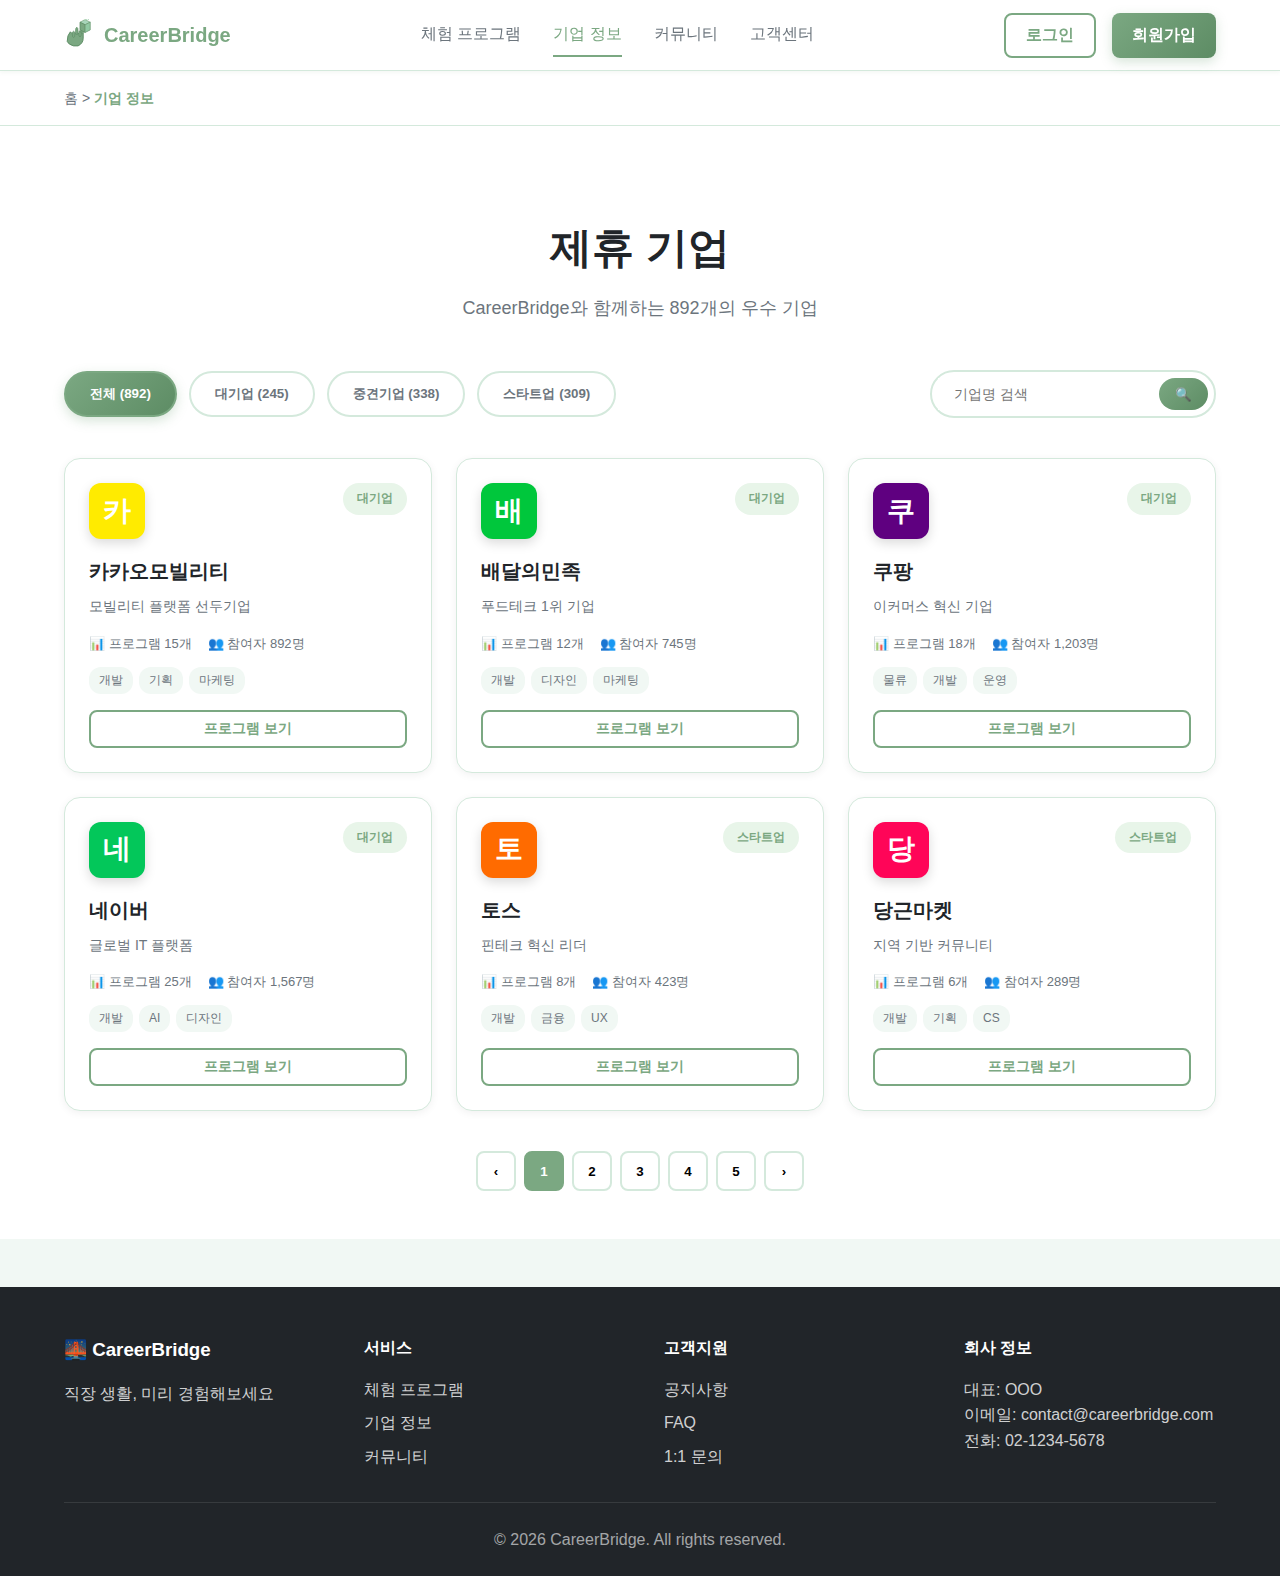
<file: career-bridge/companies.html>
<!DOCTYPE html>
<html lang="ko">
<head>
    <meta charset="UTF-8">
    <meta name="viewport" content="width=device-width, initial-scale=1.0">
    <title>기업 정보 - CareerBridge</title>
    <link rel="stylesheet" href="css/style.css">
    <link rel="stylesheet" href="css/pages.css">
</head>
<body>
    <!-- 헤더 -->
    <header class="header">
        <div class="container">
            <div class="header-content">
                <div class="logo">
                    <a href="index.html">
                        <h1><img src="images/logo.svg" alt="CareerBridge" class="logo-img"> CareerBridge</h1>
                    </a>
                </div>
                <nav class="nav">
                    <a href="programs.html">체험 프로그램</a>
                    <a href="companies.html" class="active">기업 정보</a>
                    <a href="community.html">커뮤니티</a>
                    <a href="support.html">고객센터</a>
                </nav>
                <div class="header-actions">
                    <button class="btn btn-outline" onclick="location.href='login.html'">로그인</button>
                    <button class="btn btn-primary" onclick="location.href='signup.html'">회원가입</button>
                </div>
            </div>
        </div>
    </header>

    <!-- 브레드크럼 -->
    <div class="breadcrumb">
        <div class="container">
            <a href="index.html">홈</a> > <span>기업 정보</span>
        </div>
    </div>

    <!-- 기업 정보 섹션 -->
    <section class="companies-section">
        <div class="container">
            <div class="page-header">
                <h1>제휴 기업</h1>
                <p>CareerBridge와 함께하는 892개의 우수 기업</p>
            </div>

            <!-- 기업 필터 -->
            <div class="companies-filter">
                <div class="filter-tabs">
                    <button class="filter-tab active" onclick="filterCompanies('all', this)">전체 (892)</button>
                    <button class="filter-tab" onclick="filterCompanies('large', this)">대기업 (245)</button>
                    <button class="filter-tab" onclick="filterCompanies('medium', this)">중견기업 (338)</button>
                    <button class="filter-tab" onclick="filterCompanies('startup', this)">스타트업 (309)</button>
                </div>
                <div class="search-box-small">
                    <input type="text" placeholder="기업명 검색" class="search-input-small">
                    <button class="btn-search-small">🔍</button>
                </div>
            </div>

            <!-- 기업 그리드 -->
            <div class="companies-grid">
                <!-- 기업 카드 1 -->
                <div class="company-card" data-type="large">
                    <div class="company-card-header">
                        <div class="company-logo-card" style="background: #FFEB00;">카</div>
                        <div class="company-badge">대기업</div>
                    </div>
                    <h3>카카오모빌리티</h3>
                    <p class="company-desc">모빌리티 플랫폼 선두기업</p>
                    <div class="company-stats-small">
                        <span>📊 프로그램 15개</span>
                        <span>👥 참여자 892명</span>
                    </div>
                    <div class="company-tags">
                        <span class="tag-mini">개발</span>
                        <span class="tag-mini">기획</span>
                        <span class="tag-mini">마케팅</span>
                    </div>
                    <button class="btn btn-outline btn-sm btn-block" onclick="location.href='programs.html'">프로그램 보기</button>
                </div>

                <!-- 기업 카드 2 -->
                <div class="company-card" data-type="large">
                    <div class="company-card-header">
                        <div class="company-logo-card" style="background: #00C73C;">배</div>
                        <div class="company-badge">대기업</div>
                    </div>
                    <h3>배달의민족</h3>
                    <p class="company-desc">푸드테크 1위 기업</p>
                    <div class="company-stats-small">
                        <span>📊 프로그램 12개</span>
                        <span>👥 참여자 745명</span>
                    </div>
                    <div class="company-tags">
                        <span class="tag-mini">개발</span>
                        <span class="tag-mini">디자인</span>
                        <span class="tag-mini">마케팅</span>
                    </div>
                    <button class="btn btn-outline btn-sm btn-block" onclick="location.href='programs.html'">프로그램 보기</button>
                </div>

                <!-- 기업 카드 3 -->
                <div class="company-card" data-type="large">
                    <div class="company-card-header">
                        <div class="company-logo-card" style="background: #5F0080;">쿠</div>
                        <div class="company-badge">대기업</div>
                    </div>
                    <h3>쿠팡</h3>
                    <p class="company-desc">이커머스 혁신 기업</p>
                    <div class="company-stats-small">
                        <span>📊 프로그램 18개</span>
                        <span>👥 참여자 1,203명</span>
                    </div>
                    <div class="company-tags">
                        <span class="tag-mini">물류</span>
                        <span class="tag-mini">개발</span>
                        <span class="tag-mini">운영</span>
                    </div>
                    <button class="btn btn-outline btn-sm btn-block" onclick="location.href='programs.html'">프로그램 보기</button>
                </div>

                <!-- 기업 카드 4 -->
                <div class="company-card" data-type="large">
                    <div class="company-card-header">
                        <div class="company-logo-card" style="background: #03C75A;">네</div>
                        <div class="company-badge">대기업</div>
                    </div>
                    <h3>네이버</h3>
                    <p class="company-desc">글로벌 IT 플랫폼</p>
                    <div class="company-stats-small">
                        <span>📊 프로그램 25개</span>
                        <span>👥 참여자 1,567명</span>
                    </div>
                    <div class="company-tags">
                        <span class="tag-mini">개발</span>
                        <span class="tag-mini">AI</span>
                        <span class="tag-mini">디자인</span>
                    </div>
                    <button class="btn btn-outline btn-sm btn-block" onclick="location.href='programs.html'">프로그램 보기</button>
                </div>

                <!-- 기업 카드 5 -->
                <div class="company-card" data-type="startup">
                    <div class="company-card-header">
                        <div class="company-logo-card" style="background: #FF6B00;">토</div>
                        <div class="company-badge startup">스타트업</div>
                    </div>
                    <h3>토스</h3>
                    <p class="company-desc">핀테크 혁신 리더</p>
                    <div class="company-stats-small">
                        <span>📊 프로그램 8개</span>
                        <span>👥 참여자 423명</span>
                    </div>
                    <div class="company-tags">
                        <span class="tag-mini">개발</span>
                        <span class="tag-mini">금융</span>
                        <span class="tag-mini">UX</span>
                    </div>
                    <button class="btn btn-outline btn-sm btn-block" onclick="location.href='programs.html'">프로그램 보기</button>
                </div>

                <!-- 기업 카드 6 -->
                <div class="company-card" data-type="startup">
                    <div class="company-card-header">
                        <div class="company-logo-card" style="background: #FF0558;">당</div>
                        <div class="company-badge startup">스타트업</div>
                    </div>
                    <h3>당근마켓</h3>
                    <p class="company-desc">지역 기반 커뮤니티</p>
                    <div class="company-stats-small">
                        <span>📊 프로그램 6개</span>
                        <span>👥 참여자 289명</span>
                    </div>
                    <div class="company-tags">
                        <span class="tag-mini">개발</span>
                        <span class="tag-mini">기획</span>
                        <span class="tag-mini">CS</span>
                    </div>
                    <button class="btn btn-outline btn-sm btn-block" onclick="location.href='programs.html'">프로그램 보기</button>
                </div>
            </div>

            <!-- 페이지네이션 -->
            <div class="pagination">
                <button class="pagination-btn">‹</button>
                <button class="pagination-btn active">1</button>
                <button class="pagination-btn">2</button>
                <button class="pagination-btn">3</button>
                <button class="pagination-btn">4</button>
                <button class="pagination-btn">5</button>
                <button class="pagination-btn">›</button>
            </div>
        </div>
    </section>

    <!-- 푸터 -->
    <footer class="footer">
        <div class="container">
            <div class="footer-content">
                <div class="footer-section">
                    <h3>🌉 CareerBridge</h3>
                    <p>직장 생활, 미리 경험해보세요</p>
                </div>
                <div class="footer-section">
                    <h4>서비스</h4>
                    <ul>
                        <li><a href="programs.html">체험 프로그램</a></li>
                        <li><a href="companies.html">기업 정보</a></li>
                        <li><a href="community.html">커뮤니티</a></li>
                    </ul>
                </div>
                <div class="footer-section">
                    <h4>고객지원</h4>
                    <ul>
                        <li><a href="support.html">공지사항</a></li>
                        <li><a href="support.html">FAQ</a></li>
                        <li><a href="support.html">1:1 문의</a></li>
                    </ul>
                </div>
                <div class="footer-section">
                    <h4>회사 정보</h4>
                    <p>대표: OOO<br>
                    이메일: contact@careerbridge.com<br>
                    전화: 02-1234-5678</p>
                </div>
            </div>
            <div class="footer-bottom">
                <p>&copy; 2026 CareerBridge. All rights reserved.</p>
            </div>
        </div>
    </footer>

    <script src="js/main.js"></script>
    <script>
        function filterCompanies(type, button) {
            // 모든 탭 비활성화
            document.querySelectorAll('.filter-tab').forEach(tab => {
                tab.classList.remove('active');
            });
            button.classList.add('active');

            // 카드 필터링
            const cards = document.querySelectorAll('.company-card');
            cards.forEach(card => {
                if (type === 'all') {
                    card.style.display = 'block';
                } else {
                    if (card.getAttribute('data-type') === type) {
                        card.style.display = 'block';
                    } else {
                        card.style.display = 'none';
                    }
                }
            });
        }
    </script>
</body>
</html>
</file>
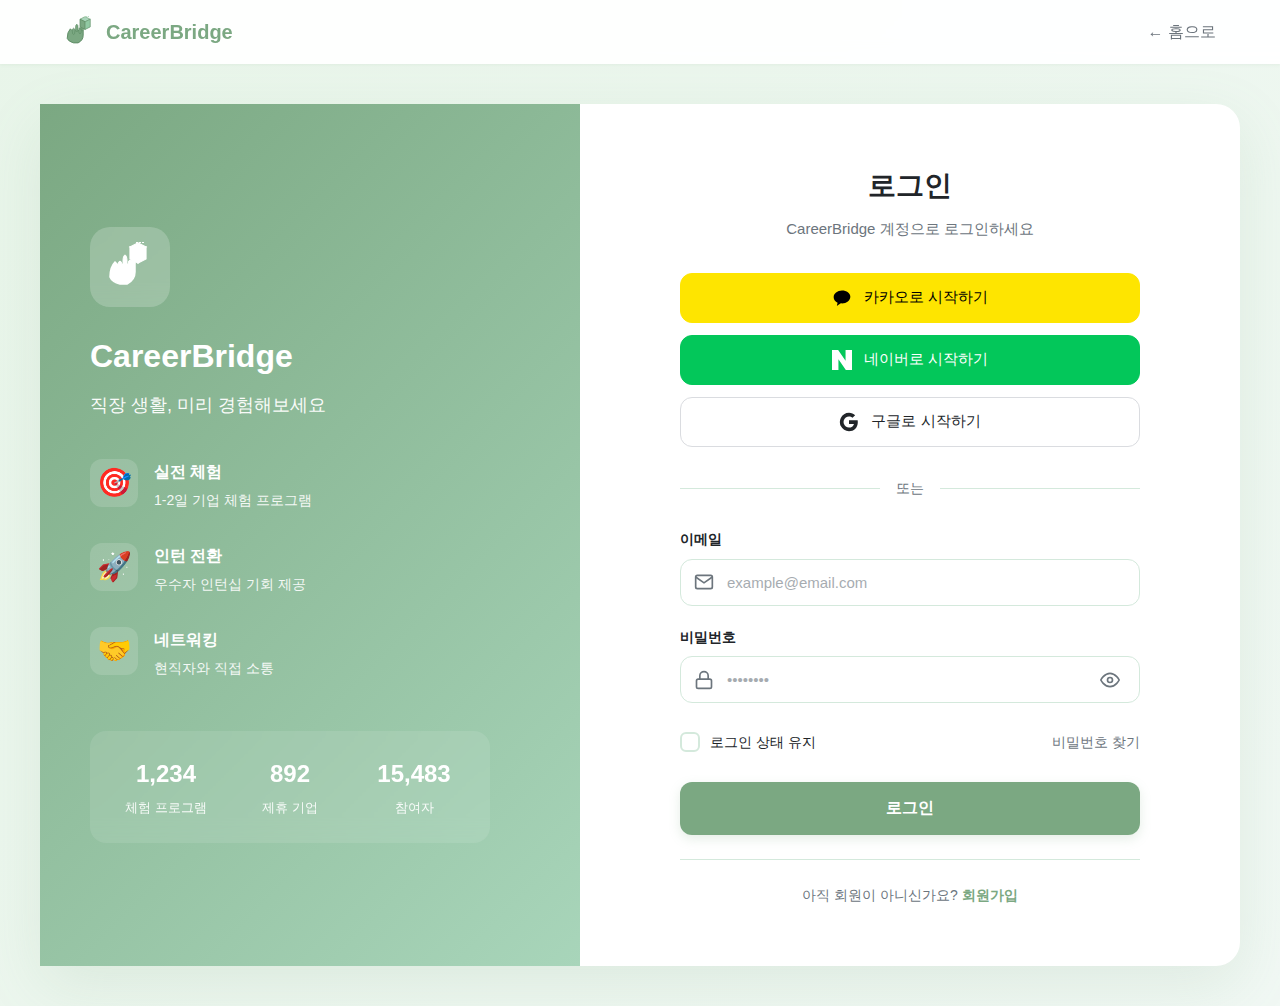
<file: career-bridge/login.html>
<!DOCTYPE html>
<html lang="ko">
<head>
    <meta charset="UTF-8">
    <meta name="viewport" content="width=device-width, initial-scale=1.0">
    <title>로그인 - CareerBridge</title>
    <link rel="stylesheet" href="css/style.css">
    <link rel="stylesheet" href="css/auth-modern.css">
</head>
<body class="auth-body">
    <!-- 헤더 (심플 버전) -->
    <header class="header-simple">
        <div class="container">
            <div class="header-simple-content">
                <a href="index.html" class="logo-simple">
                    <img src="images/logo.svg" alt="CareerBridge" class="logo-img">
                    <span>CareerBridge</span>
                </a>
                <a href="index.html" class="btn-text">← 홈으로</a>
            </div>
        </div>
    </header>

    <!-- 로그인 섹션 -->
    <section class="auth-modern-section">
        <div class="auth-split-container">
            <!-- 왼쪽: 브랜딩 영역 -->
            <div class="auth-branding">
                <div class="auth-branding-content">
                    <div class="brand-logo-large">
                        <img src="images/logo.svg" alt="CareerBridge">
                    </div>
                    <h2 class="brand-title">CareerBridge</h2>
                    <p class="brand-subtitle">직장 생활, 미리 경험해보세요</p>

                    <div class="brand-features">
                        <div class="brand-feature">
                            <div class="feature-icon">🎯</div>
                            <div class="feature-text">
                                <h4>실전 체험</h4>
                                <p>1-2일 기업 체험 프로그램</p>
                            </div>
                        </div>
                        <div class="brand-feature">
                            <div class="feature-icon">🚀</div>
                            <div class="feature-text">
                                <h4>인턴 전환</h4>
                                <p>우수자 인턴십 기회 제공</p>
                            </div>
                        </div>
                        <div class="brand-feature">
                            <div class="feature-icon">🤝</div>
                            <div class="feature-text">
                                <h4>네트워킹</h4>
                                <p>현직자와 직접 소통</p>
                            </div>
                        </div>
                    </div>

                    <div class="brand-stats">
                        <div class="stat">
                            <div class="stat-num">1,234</div>
                            <div class="stat-label">체험 프로그램</div>
                        </div>
                        <div class="stat">
                            <div class="stat-num">892</div>
                            <div class="stat-label">제휴 기업</div>
                        </div>
                        <div class="stat">
                            <div class="stat-num">15,483</div>
                            <div class="stat-label">참여자</div>
                        </div>
                    </div>
                </div>
            </div>

            <!-- 오른쪽: 로그인 폼 -->
            <div class="auth-form-container">
                <div class="auth-form-wrapper">
                    <div class="auth-header-modern">
                        <h1>로그인</h1>
                        <p>CareerBridge 계정으로 로그인하세요</p>
                    </div>

                    <!-- 소셜 로그인 -->
                    <div class="social-login-modern">
                        <button class="btn-social-modern kakao" onclick="alert('카카오 로그인은 준비 중입니다!')">
                            <svg class="social-icon" viewBox="0 0 24 24" fill="currentColor">
                                <path d="M12 3C6.5 3 2 6.6 2 11c0 2.8 1.9 5.3 4.7 6.7-.2.8-.7 2.8-.8 3.2-.1.5.2.5.4.4.3-.1 3.7-2.5 4.3-2.9.5.1 1 .1 1.4.1 5.5 0 10-3.6 10-8S17.5 3 12 3z"/>
                            </svg>
                            카카오로 시작하기
                        </button>
                        <button class="btn-social-modern naver" onclick="alert('네이버 로그인은 준비 중입니다!')">
                            <svg class="social-icon" viewBox="0 0 24 24" fill="currentColor">
                                <path d="M16.273 12.845L7.376 0H0v24h7.726V11.156L16.624 24H24V0h-7.727z"/>
                            </svg>
                            네이버로 시작하기
                        </button>
                        <button class="btn-social-modern google" onclick="alert('구글 로그인은 준비 중입니다!')">
                            <svg class="social-icon" viewBox="0 0 24 24" fill="currentColor">
                                <path d="M22.56 12.25c0-.78-.07-1.53-.2-2.25H12v4.26h5.92c-.26 1.37-1.04 2.53-2.21 3.31v2.77h3.57c2.08-1.92 3.28-4.74 3.28-8.09z"/>
                                <path d="M12 23c2.97 0 5.46-.98 7.28-2.66l-3.57-2.77c-.98.66-2.23 1.06-3.71 1.06-2.86 0-5.29-1.93-6.16-4.53H2.18v2.84C3.99 20.53 7.7 23 12 23z"/>
                                <path d="M5.84 14.09c-.22-.66-.35-1.36-.35-2.09s.13-1.43.35-2.09V7.07H2.18C1.43 8.55 1 10.22 1 12s.43 3.45 1.18 4.93l2.85-2.22.81-.62z"/>
                                <path d="M12 5.38c1.62 0 3.06.56 4.21 1.64l3.15-3.15C17.45 2.09 14.97 1 12 1 7.7 1 3.99 3.47 2.18 7.07l3.66 2.84c.87-2.6 3.3-4.53 6.16-4.53z"/>
                            </svg>
                            구글로 시작하기
                        </button>
                    </div>

                    <div class="auth-divider-modern">
                        <span>또는</span>
                    </div>

                    <!-- 이메일 로그인 폼 -->
                    <form id="loginForm" class="auth-form-modern">
                        <div class="form-group-modern">
                            <label for="email" class="form-label-modern">이메일</label>
                            <div class="input-wrapper">
                                <svg class="input-icon" viewBox="0 0 24 24" fill="none" stroke="currentColor" stroke-width="2">
                                    <path d="M4 4h16c1.1 0 2 .9 2 2v12c0 1.1-.9 2-2 2H4c-1.1 0-2-.9-2-2V6c0-1.1.9-2 2-2z"/>
                                    <polyline points="22,6 12,13 2,6"/>
                                </svg>
                                <input type="email" id="email" name="email" class="form-input-modern" placeholder="example@email.com" required>
                            </div>
                        </div>

                        <div class="form-group-modern">
                            <label for="password" class="form-label-modern">비밀번호</label>
                            <div class="input-wrapper">
                                <svg class="input-icon" viewBox="0 0 24 24" fill="none" stroke="currentColor" stroke-width="2">
                                    <rect x="3" y="11" width="18" height="11" rx="2" ry="2"/>
                                    <path d="M7 11V7a5 5 0 0 1 10 0v4"/>
                                </svg>
                                <input type="password" id="password" name="password" class="form-input-modern" placeholder="••••••••" required>
                                <button type="button" class="input-action" onclick="togglePassword('password')">
                                    <svg viewBox="0 0 24 24" fill="none" stroke="currentColor" stroke-width="2">
                                        <path d="M1 12s4-8 11-8 11 8 11 8-4 8-11 8-11-8-11-8z"/>
                                        <circle cx="12" cy="12" r="3"/>
                                    </svg>
                                </button>
                            </div>
                        </div>

                        <div class="form-options-modern">
                            <label class="checkbox-modern">
                                <input type="checkbox" name="remember">
                                <span class="checkbox-checkmark"></span>
                                <span class="checkbox-label">로그인 상태 유지</span>
                            </label>
                            <a href="#" class="link-modern" onclick="alert('비밀번호 찾기 기능은 준비 중입니다!'); return false;">비밀번호 찾기</a>
                        </div>

                        <button type="submit" class="btn-modern-primary">로그인</button>
                    </form>

                    <div class="auth-footer-modern">
                        <p>아직 회원이 아니신가요? <a href="signup.html" class="link-primary-modern">회원가입</a></p>
                    </div>
                </div>
            </div>
        </div>
    </section>

    <script src="js/main.js"></script>
    <script src="js/auth.js"></script>
    <script>
        function togglePassword(id) {
            const input = document.getElementById(id);
            input.type = input.type === 'password' ? 'text' : 'password';
        }
    </script>
</body>
</html>
</file>
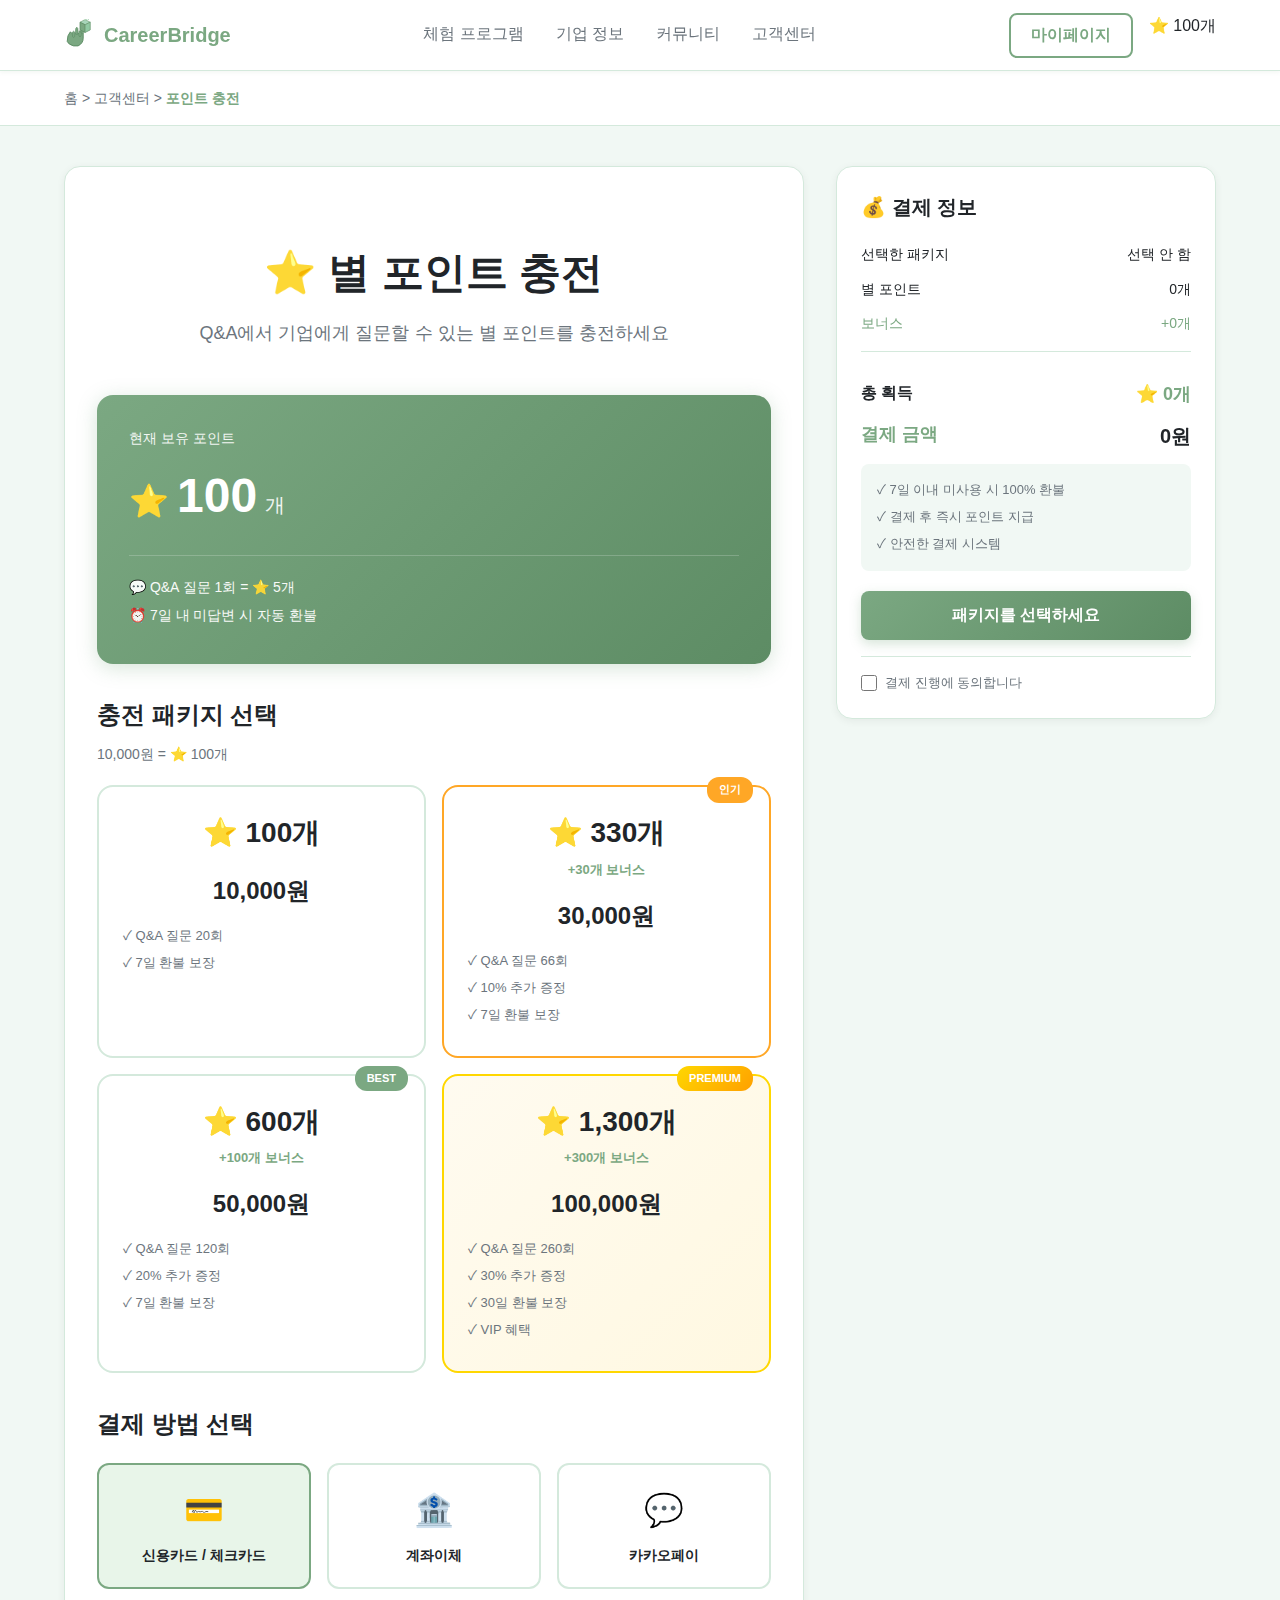
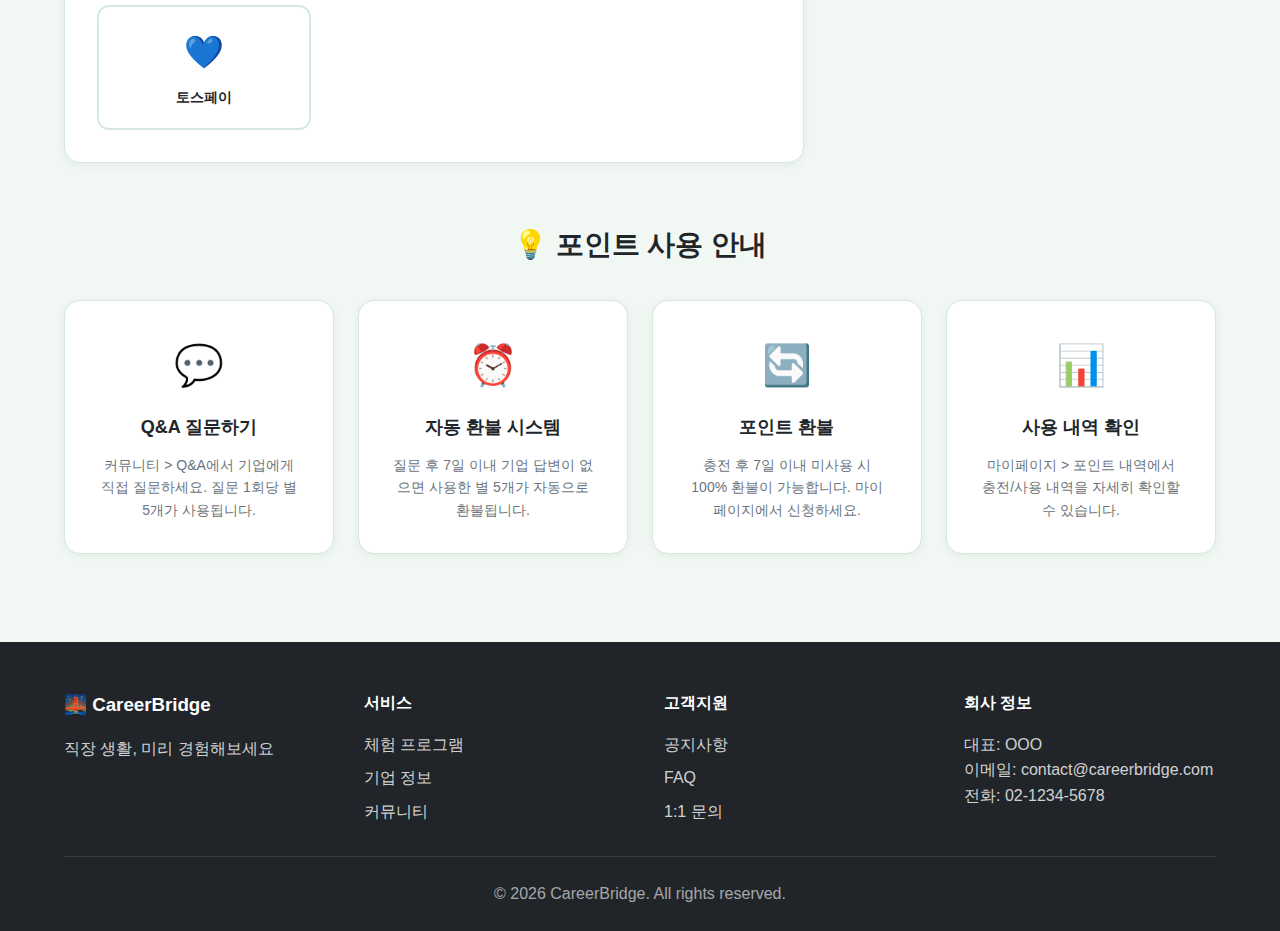
<file: career-bridge/points.html>
<!DOCTYPE html>
<html lang="ko">
<head>
    <meta charset="UTF-8">
    <meta name="viewport" content="width=device-width, initial-scale=1.0">
    <title>포인트 충전 - CareerBridge</title>
    <link rel="stylesheet" href="css/style.css">
    <link rel="stylesheet" href="css/pages.css">
</head>
<body>
    <!-- 헤더 -->
    <header class="header">
        <div class="container">
            <div class="header-content">
                <div class="logo">
                    <a href="index.html">
                        <h1><img src="images/logo.svg" alt="CareerBridge" class="logo-img"> CareerBridge</h1>
                    </a>
                </div>
                <nav class="nav">
                    <a href="programs.html">체험 프로그램</a>
                    <a href="companies.html">기업 정보</a>
                    <a href="community.html">커뮤니티</a>
                    <a href="support.html">고객센터</a>
                </nav>
                <div class="header-actions">
                    <button class="btn btn-outline" onclick="location.href='mypage.html'">마이페이지</button>
                    <div class="user-points">⭐ <span id="currentPoints">100</span>개</div>
                </div>
            </div>
        </div>
    </header>

    <!-- 브레드크럼 -->
    <div class="breadcrumb">
        <div class="container">
            <a href="index.html">홈</a> >
            <a href="support.html">고객센터</a> >
            <span>포인트 충전</span>
        </div>
    </div>

    <!-- 포인트 충전 섹션 -->
    <section class="points-section">
        <div class="container">
            <div class="points-layout">
                <!-- 왼쪽: 충전 옵션 -->
                <div class="points-content">
                    <div class="page-header">
                        <h1>⭐ 별 포인트 충전</h1>
                        <p>Q&A에서 기업에게 질문할 수 있는 별 포인트를 충전하세요</p>
                    </div>

                    <!-- 현재 보유 포인트 -->
                    <div class="current-points-card">
                        <div class="points-balance">
                            <div class="balance-label">현재 보유 포인트</div>
                            <div class="balance-amount">
                                <span class="star-icon">⭐</span>
                                <span class="amount" id="displayPoints">100</span>
                                <span class="unit">개</span>
                            </div>
                        </div>
                        <div class="points-usage">
                            <p>💬 Q&A 질문 1회 = ⭐ 5개</p>
                            <p>⏰ 7일 내 미답변 시 자동 환불</p>
                        </div>
                    </div>

                    <!-- 충전 패키지 -->
                    <div class="points-packages">
                        <h2>충전 패키지 선택</h2>
                        <p class="package-desc">10,000원 = ⭐ 100개</p>

                        <div class="package-grid">
                            <!-- 패키지 1 -->
                            <div class="package-card" onclick="selectPackage(1, 10000, 100, this)">
                                <div class="package-header">
                                    <div class="package-stars">⭐ 100개</div>
                                </div>
                                <div class="package-price">10,000원</div>
                                <div class="package-info">
                                    <p>✓ Q&A 질문 20회</p>
                                    <p>✓ 7일 환불 보장</p>
                                </div>
                            </div>

                            <!-- 패키지 2 -->
                            <div class="package-card popular" onclick="selectPackage(2, 30000, 330, this)">
                                <div class="package-badge">인기</div>
                                <div class="package-header">
                                    <div class="package-stars">⭐ 330개</div>
                                    <div class="package-bonus">+30개 보너스</div>
                                </div>
                                <div class="package-price">30,000원</div>
                                <div class="package-info">
                                    <p>✓ Q&A 질문 66회</p>
                                    <p>✓ 10% 추가 증정</p>
                                    <p>✓ 7일 환불 보장</p>
                                </div>
                            </div>

                            <!-- 패키지 3 -->
                            <div class="package-card" onclick="selectPackage(3, 50000, 600, this)">
                                <div class="package-badge best">BEST</div>
                                <div class="package-header">
                                    <div class="package-stars">⭐ 600개</div>
                                    <div class="package-bonus">+100개 보너스</div>
                                </div>
                                <div class="package-price">50,000원</div>
                                <div class="package-info">
                                    <p>✓ Q&A 질문 120회</p>
                                    <p>✓ 20% 추가 증정</p>
                                    <p>✓ 7일 환불 보장</p>
                                </div>
                            </div>

                            <!-- 패키지 4 -->
                            <div class="package-card premium" onclick="selectPackage(4, 100000, 1300, this)">
                                <div class="package-badge premium">PREMIUM</div>
                                <div class="package-header">
                                    <div class="package-stars">⭐ 1,300개</div>
                                    <div class="package-bonus">+300개 보너스</div>
                                </div>
                                <div class="package-price">100,000원</div>
                                <div class="package-info">
                                    <p>✓ Q&A 질문 260회</p>
                                    <p>✓ 30% 추가 증정</p>
                                    <p>✓ 30일 환불 보장</p>
                                    <p>✓ VIP 혜택</p>
                                </div>
                            </div>
                        </div>
                    </div>

                    <!-- 결제 방법 -->
                    <div class="payment-methods">
                        <h2>결제 방법 선택</h2>

                        <div class="payment-options">
                            <label class="payment-option">
                                <input type="radio" name="payment" value="card" checked>
                                <div class="payment-card">
                                    <div class="payment-icon">💳</div>
                                    <div class="payment-name">신용카드 / 체크카드</div>
                                </div>
                            </label>

                            <label class="payment-option">
                                <input type="radio" name="payment" value="bank">
                                <div class="payment-card">
                                    <div class="payment-icon">🏦</div>
                                    <div class="payment-name">계좌이체</div>
                                </div>
                            </label>

                            <label class="payment-option">
                                <input type="radio" name="payment" value="kakao">
                                <div class="payment-card">
                                    <div class="payment-icon">💬</div>
                                    <div class="payment-name">카카오페이</div>
                                </div>
                            </label>

                            <label class="payment-option">
                                <input type="radio" name="payment" value="toss">
                                <div class="payment-card">
                                    <div class="payment-icon">💙</div>
                                    <div class="payment-name">토스페이</div>
                                </div>
                            </label>
                        </div>
                    </div>
                </div>

                <!-- 오른쪽: 결제 정보 -->
                <aside class="payment-summary">
                    <div class="summary-card sticky">
                        <h3>💰 결제 정보</h3>

                        <div class="summary-row">
                            <span>선택한 패키지</span>
                            <span id="selectedPackage">선택 안 함</span>
                        </div>

                        <div class="summary-row">
                            <span>별 포인트</span>
                            <span id="selectedStars">0개</span>
                        </div>

                        <div class="summary-row bonus">
                            <span>보너스</span>
                            <span id="bonusStars">+0개</span>
                        </div>

                        <hr class="summary-divider">

                        <div class="summary-row total">
                            <span>총 획득</span>
                            <span id="totalStars" class="total-stars">⭐ 0개</span>
                        </div>

                        <div class="summary-row price">
                            <span>결제 금액</span>
                            <span id="totalPrice" class="total-price">0원</span>
                        </div>

                        <div class="payment-notice">
                            <p>✓ 7일 이내 미사용 시 100% 환불</p>
                            <p>✓ 결제 후 즉시 포인트 지급</p>
                            <p>✓ 안전한 결제 시스템</p>
                        </div>

                        <button class="btn btn-primary btn-large btn-block" onclick="processPayment()" id="paymentBtn" disabled>
                            패키지를 선택하세요
                        </button>

                        <div class="terms-agreement">
                            <label class="checkbox-small">
                                <input type="checkbox" id="agreeTerms">
                                <span>결제 진행에 동의합니다</span>
                            </label>
                        </div>
                    </div>
                </aside>
            </div>

            <!-- 포인트 사용 안내 -->
            <div class="points-guide">
                <h2>💡 포인트 사용 안내</h2>
                <div class="guide-grid">
                    <div class="guide-card">
                        <div class="guide-icon">💬</div>
                        <h3>Q&A 질문하기</h3>
                        <p>커뮤니티 > Q&A에서 기업에게 직접 질문하세요. 질문 1회당 별 5개가 사용됩니다.</p>
                    </div>

                    <div class="guide-card">
                        <div class="guide-icon">⏰</div>
                        <h3>자동 환불 시스템</h3>
                        <p>질문 후 7일 이내 기업 답변이 없으면 사용한 별 5개가 자동으로 환불됩니다.</p>
                    </div>

                    <div class="guide-card">
                        <div class="guide-icon">🔄</div>
                        <h3>포인트 환불</h3>
                        <p>충전 후 7일 이내 미사용 시 100% 환불이 가능합니다. 마이페이지에서 신청하세요.</p>
                    </div>

                    <div class="guide-card">
                        <div class="guide-icon">📊</div>
                        <h3>사용 내역 확인</h3>
                        <p>마이페이지 > 포인트 내역에서 충전/사용 내역을 자세히 확인할 수 있습니다.</p>
                    </div>
                </div>
            </div>
        </div>
    </section>

    <!-- 결제 완료 모달 -->
    <div id="paymentSuccessModal" class="modal">
        <div class="modal-content">
            <div class="modal-icon success">✅</div>
            <h2>충전 완료!</h2>
            <p>별 포인트가 충전되었습니다.</p>
            <div class="charged-info">
                <p><strong id="chargedStars">0</strong>개의 별이 추가되었습니다</p>
                <p>현재 보유: <strong id="newBalance">0</strong>개</p>
            </div>
            <div class="modal-actions">
                <button class="btn btn-outline" onclick="closeModal()">확인</button>
                <button class="btn btn-primary" onclick="location.href='community.html'">Q&A 바로가기</button>
            </div>
        </div>
    </div>

    <!-- 푸터 -->
    <footer class="footer">
        <div class="container">
            <div class="footer-content">
                <div class="footer-section">
                    <h3>🌉 CareerBridge</h3>
                    <p>직장 생활, 미리 경험해보세요</p>
                </div>
                <div class="footer-section">
                    <h4>서비스</h4>
                    <ul>
                        <li><a href="programs.html">체험 프로그램</a></li>
                        <li><a href="companies.html">기업 정보</a></li>
                        <li><a href="community.html">커뮤니티</a></li>
                    </ul>
                </div>
                <div class="footer-section">
                    <h4>고객지원</h4>
                    <ul>
                        <li><a href="support.html">공지사항</a></li>
                        <li><a href="support.html">FAQ</a></li>
                        <li><a href="support.html">1:1 문의</a></li>
                    </ul>
                </div>
                <div class="footer-section">
                    <h4>회사 정보</h4>
                    <p>대표: OOO<br>
                    이메일: contact@careerbridge.com<br>
                    전화: 02-1234-5678</p>
                </div>
            </div>
            <div class="footer-bottom">
                <p>&copy; 2026 CareerBridge. All rights reserved.</p>
            </div>
        </div>
    </footer>

    <script src="js/main.js"></script>
    <script src="js/points.js"></script>
</body>
</html>
</file>
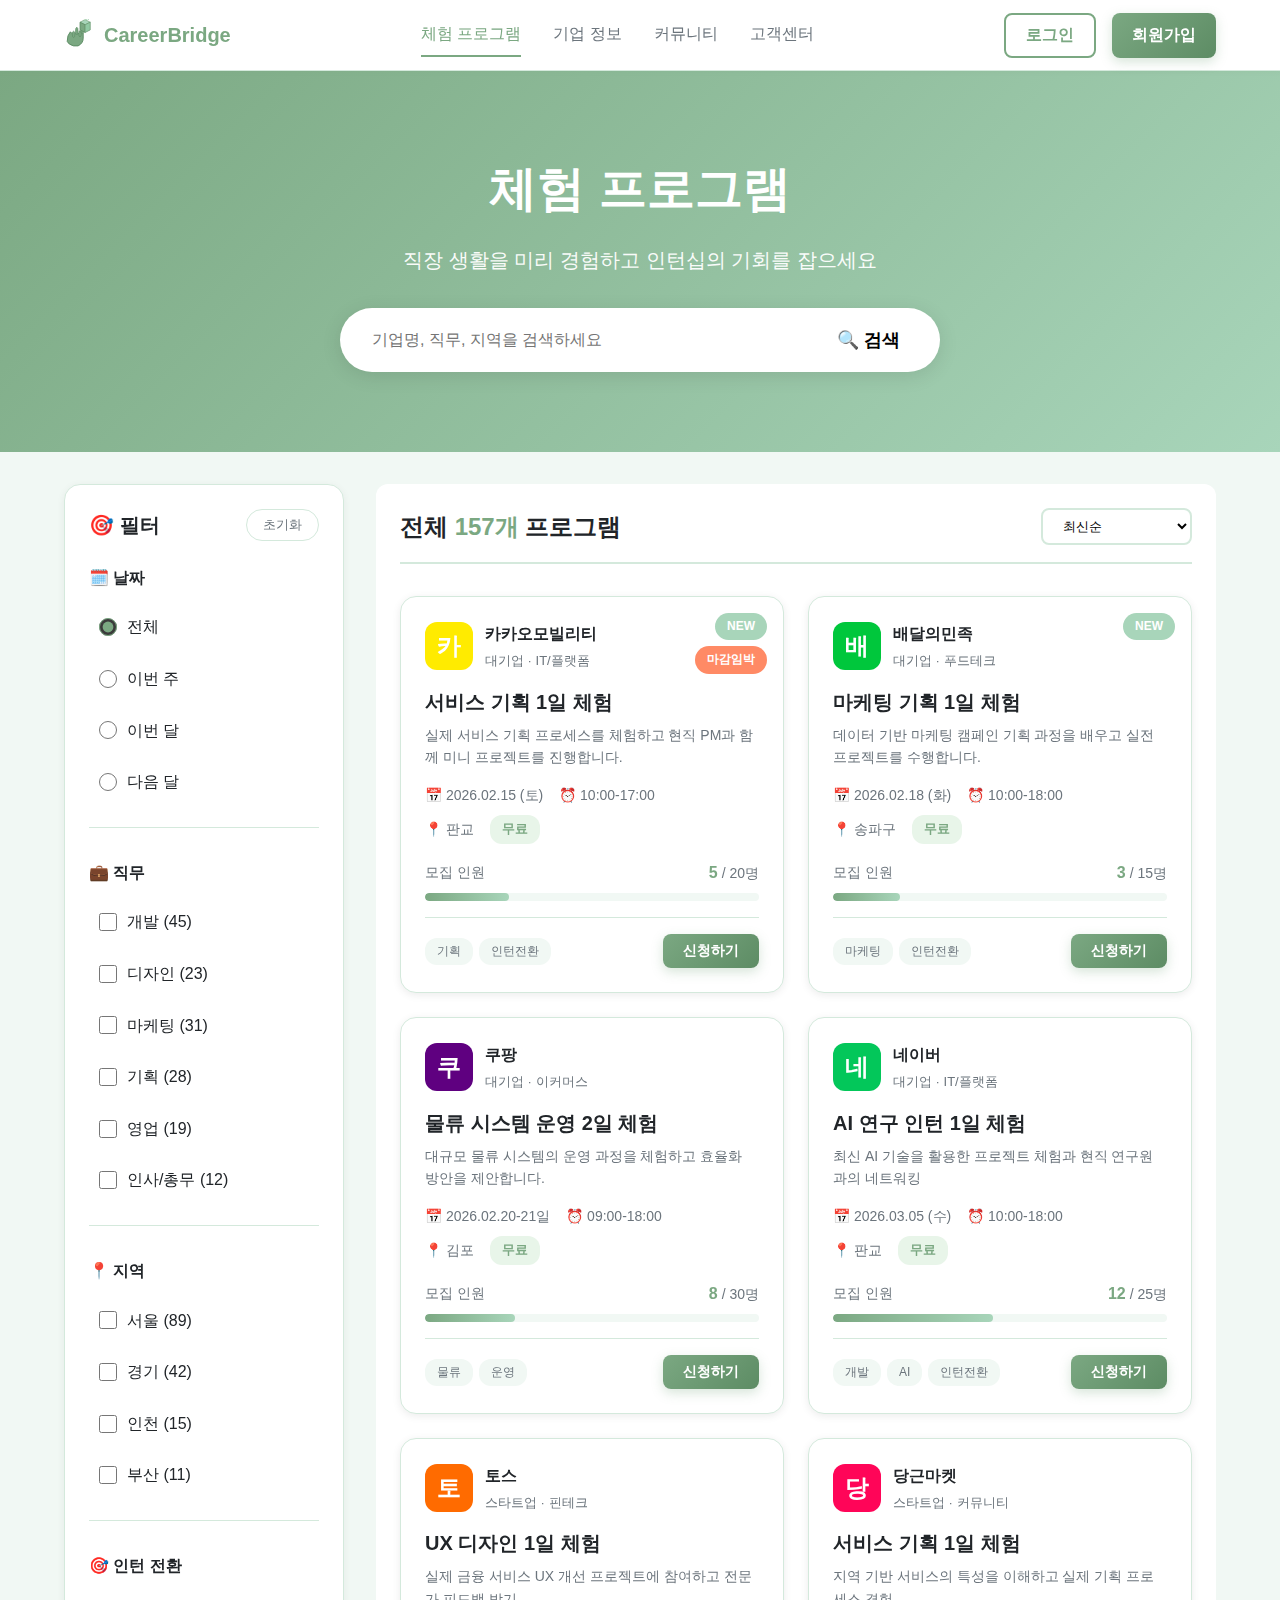
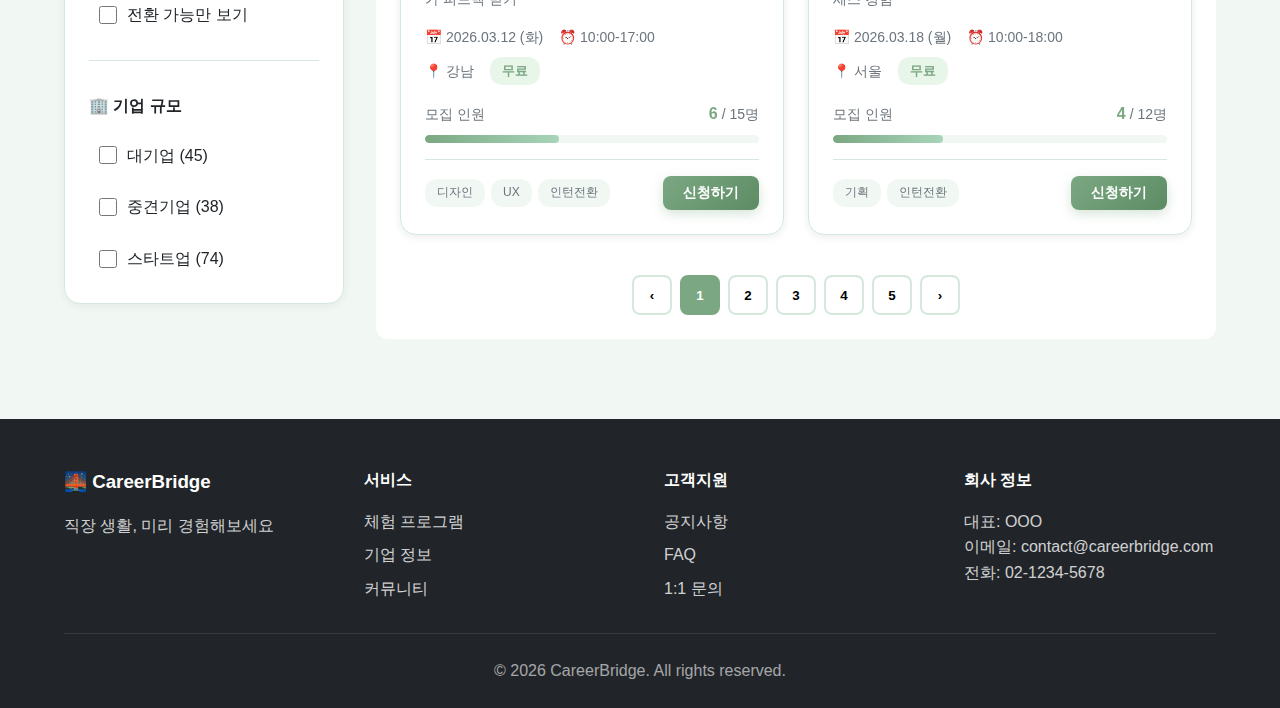
<file: career-bridge/programs.html>
<!DOCTYPE html>
<html lang="ko">
<head>
    <meta charset="UTF-8">
    <meta name="viewport" content="width=device-width, initial-scale=1.0">
    <title>체험 프로그램 - CareerBridge</title>
    <link rel="stylesheet" href="css/style.css">
</head>
<body>
    <!-- 헤더 -->
    <header class="header">
        <div class="container">
            <div class="header-content">
                <div class="logo">
                    <a href="index.html">
                        <h1><img src="images/logo.svg" alt="CareerBridge" class="logo-img"> CareerBridge</h1>
                    </a>
                </div>
                <nav class="nav">
                    <a href="programs.html" class="active">체험 프로그램</a>
                    <a href="companies.html">기업 정보</a>
                    <a href="community.html">커뮤니티</a>
                    <a href="support.html">고객센터</a>
                </nav>
                <div class="header-actions">
                    <button class="btn btn-outline" onclick="location.href='login.html'">로그인</button>
                    <button class="btn btn-primary" onclick="location.href='signup.html'">회원가입</button>
                </div>
            </div>
        </div>
    </header>

    <!-- 히어로 배너 -->
    <div class="programs-hero">
        <div class="container">
            <h1 class="hero-title">체험 프로그램</h1>
            <p class="hero-subtitle">직장 생활을 미리 경험하고 인턴십의 기회를 잡으세요</p>
            <div class="search-box-hero">
                <input type="text" placeholder="기업명, 직무, 지역을 검색하세요" class="search-input">
                <button class="btn btn-search">🔍 검색</button>
            </div>
        </div>
    </div>

    <!-- 프로그램 리스트 메인 -->
    <section class="programs-list-section">
        <div class="container">
            <div class="programs-layout">
                <!-- 왼쪽 필터 사이드바 -->
                <aside class="filters-sidebar">
                    <div class="filter-header">
                        <h3>🎯 필터</h3>
                        <button class="btn-reset" onclick="resetFilters()">초기화</button>
                    </div>

                    <div class="filter-section">
                        <h3 class="filter-title">🗓️ 날짜</h3>
                        <div class="filter-options">
                            <label class="filter-option">
                                <input type="radio" name="date" checked>
                                <span>전체</span>
                            </label>
                            <label class="filter-option">
                                <input type="radio" name="date">
                                <span>이번 주</span>
                            </label>
                            <label class="filter-option">
                                <input type="radio" name="date">
                                <span>이번 달</span>
                            </label>
                            <label class="filter-option">
                                <input type="radio" name="date">
                                <span>다음 달</span>
                            </label>
                        </div>
                    </div>

                    <div class="filter-section">
                        <h3 class="filter-title">💼 직무</h3>
                        <div class="filter-options">
                            <label class="filter-option">
                                <input type="checkbox">
                                <span>개발 (45)</span>
                            </label>
                            <label class="filter-option">
                                <input type="checkbox">
                                <span>디자인 (23)</span>
                            </label>
                            <label class="filter-option">
                                <input type="checkbox">
                                <span>마케팅 (31)</span>
                            </label>
                            <label class="filter-option">
                                <input type="checkbox">
                                <span>기획 (28)</span>
                            </label>
                            <label class="filter-option">
                                <input type="checkbox">
                                <span>영업 (19)</span>
                            </label>
                            <label class="filter-option">
                                <input type="checkbox">
                                <span>인사/총무 (12)</span>
                            </label>
                        </div>
                    </div>

                    <div class="filter-section">
                        <h3 class="filter-title">📍 지역</h3>
                        <div class="filter-options">
                            <label class="filter-option">
                                <input type="checkbox">
                                <span>서울 (89)</span>
                            </label>
                            <label class="filter-option">
                                <input type="checkbox">
                                <span>경기 (42)</span>
                            </label>
                            <label class="filter-option">
                                <input type="checkbox">
                                <span>인천 (15)</span>
                            </label>
                            <label class="filter-option">
                                <input type="checkbox">
                                <span>부산 (11)</span>
                            </label>
                        </div>
                    </div>

                    <div class="filter-section">
                        <h3 class="filter-title">🎯 인턴 전환</h3>
                        <div class="filter-options">
                            <label class="filter-option">
                                <input type="checkbox">
                                <span>전환 가능만 보기</span>
                            </label>
                        </div>
                    </div>

                    <div class="filter-section">
                        <h3 class="filter-title">🏢 기업 규모</h3>
                        <div class="filter-options">
                            <label class="filter-option">
                                <input type="checkbox">
                                <span>대기업 (45)</span>
                            </label>
                            <label class="filter-option">
                                <input type="checkbox">
                                <span>중견기업 (38)</span>
                            </label>
                            <label class="filter-option">
                                <input type="checkbox">
                                <span>스타트업 (74)</span>
                            </label>
                        </div>
                    </div>
                </aside>

                <!-- 오른쪽 프로그램 리스트 -->
                <div class="programs-content">
                    <div class="programs-header">
                        <div class="programs-count">
                            <h2>전체 <span class="highlight">157개</span> 프로그램</h2>
                        </div>
                        <div class="programs-sort">
                            <select class="sort-select">
                                <option>최신순</option>
                                <option>마감임박순</option>
                                <option>인기순</option>
                                <option>참가인원 적은순</option>
                            </select>
                        </div>
                    </div>

                    <div class="programs-grid-modern">
                        <!-- 프로그램 카드 1 -->
                        <div class="program-card-modern" onclick="location.href='program-detail.html'">
                            <div class="program-card-badges">
                                <span class="badge badge-new">NEW</span>
                                <span class="badge badge-urgent">마감임박</span>
                            </div>
                            <div class="program-card-company">
                                <div class="company-logo-modern" style="background: #FFEB00;">카</div>
                                <div class="company-info">
                                    <h3>카카오모빌리티</h3>
                                    <p class="company-type">대기업 · IT/플랫폼</p>
                                </div>
                            </div>
                            <h4 class="program-card-title">서비스 기획 1일 체험</h4>
                            <p class="program-card-desc">실제 서비스 기획 프로세스를 체험하고 현직 PM과 함께 미니 프로젝트를 진행합니다.</p>
                            <div class="program-card-meta">
                                <div class="meta-row">
                                    <span>📅 2026.02.15 (토)</span>
                                    <span>⏰ 10:00-17:00</span>
                                </div>
                                <div class="meta-row">
                                    <span>📍 판교</span>
                                    <span class="free-badge">무료</span>
                                </div>
                            </div>
                            <div class="program-card-progress">
                                <div class="progress-info">
                                    <span>모집 인원</span>
                                    <span class="progress-count"><strong>5</strong> / 20명</span>
                                </div>
                                <div class="progress-bar-modern">
                                    <div class="progress" style="width: 25%"></div>
                                </div>
                            </div>
                            <div class="program-card-footer">
                                <div class="program-tags">
                                    <span class="tag">기획</span>
                                    <span class="tag">인턴전환</span>
                                </div>
                                <button class="btn btn-primary btn-sm" onclick="event.stopPropagation(); location.href='application.html'">신청하기</button>
                            </div>
                        </div>

                        <!-- 프로그램 카드 2 -->
                        <div class="program-card-modern" onclick="location.href='program-detail.html'">
                            <div class="program-card-badges">
                                <span class="badge badge-new">NEW</span>
                            </div>
                            <div class="program-card-company">
                                <div class="company-logo-modern" style="background: #00C73C;">배</div>
                                <div class="company-info">
                                    <h3>배달의민족</h3>
                                    <p class="company-type">대기업 · 푸드테크</p>
                                </div>
                            </div>
                            <h4 class="program-card-title">마케팅 기획 1일 체험</h4>
                            <p class="program-card-desc">데이터 기반 마케팅 캠페인 기획 과정을 배우고 실전 프로젝트를 수행합니다.</p>
                            <div class="program-card-meta">
                                <div class="meta-row">
                                    <span>📅 2026.02.18 (화)</span>
                                    <span>⏰ 10:00-18:00</span>
                                </div>
                                <div class="meta-row">
                                    <span>📍 송파구</span>
                                    <span class="free-badge">무료</span>
                                </div>
                            </div>
                            <div class="program-card-progress">
                                <div class="progress-info">
                                    <span>모집 인원</span>
                                    <span class="progress-count"><strong>3</strong> / 15명</span>
                                </div>
                                <div class="progress-bar-modern">
                                    <div class="progress" style="width: 20%"></div>
                                </div>
                            </div>
                            <div class="program-card-footer">
                                <div class="program-tags">
                                    <span class="tag">마케팅</span>
                                    <span class="tag">인턴전환</span>
                                </div>
                                <button class="btn btn-primary btn-sm" onclick="event.stopPropagation(); location.href='application.html'">신청하기</button>
                            </div>
                        </div>

                        <!-- 프로그램 카드 3 -->
                        <div class="program-card-modern" onclick="location.href='program-detail.html'">
                            <div class="program-card-company">
                                <div class="company-logo-modern" style="background: #5F0080;">쿠</div>
                                <div class="company-info">
                                    <h3>쿠팡</h3>
                                    <p class="company-type">대기업 · 이커머스</p>
                                </div>
                            </div>
                            <h4 class="program-card-title">물류 시스템 운영 2일 체험</h4>
                            <p class="program-card-desc">대규모 물류 시스템의 운영 과정을 체험하고 효율화 방안을 제안합니다.</p>
                            <div class="program-card-meta">
                                <div class="meta-row">
                                    <span>📅 2026.02.20-21일</span>
                                    <span>⏰ 09:00-18:00</span>
                                </div>
                                <div class="meta-row">
                                    <span>📍 김포</span>
                                    <span class="free-badge">무료</span>
                                </div>
                            </div>
                            <div class="program-card-progress">
                                <div class="progress-info">
                                    <span>모집 인원</span>
                                    <span class="progress-count"><strong>8</strong> / 30명</span>
                                </div>
                                <div class="progress-bar-modern">
                                    <div class="progress" style="width: 27%"></div>
                                </div>
                            </div>
                            <div class="program-card-footer">
                                <div class="program-tags">
                                    <span class="tag">물류</span>
                                    <span class="tag">운영</span>
                                </div>
                                <button class="btn btn-primary btn-sm" onclick="event.stopPropagation(); location.href='application.html'">신청하기</button>
                            </div>
                        </div>

                        <!-- 프로그램 카드 4 -->
                        <div class="program-card-modern" onclick="location.href='program-detail.html'">
                            <div class="program-card-company">
                                <div class="company-logo-modern" style="background: #03C75A;">네</div>
                                <div class="company-info">
                                    <h3>네이버</h3>
                                    <p class="company-type">대기업 · IT/플랫폼</p>
                                </div>
                            </div>
                            <h4 class="program-card-title">AI 연구 인턴 1일 체험</h4>
                            <p class="program-card-desc">최신 AI 기술을 활용한 프로젝트 체험과 현직 연구원과의 네트워킹</p>
                            <div class="program-card-meta">
                                <div class="meta-row">
                                    <span>📅 2026.03.05 (수)</span>
                                    <span>⏰ 10:00-18:00</span>
                                </div>
                                <div class="meta-row">
                                    <span>📍 판교</span>
                                    <span class="free-badge">무료</span>
                                </div>
                            </div>
                            <div class="program-card-progress">
                                <div class="progress-info">
                                    <span>모집 인원</span>
                                    <span class="progress-count"><strong>12</strong> / 25명</span>
                                </div>
                                <div class="progress-bar-modern">
                                    <div class="progress" style="width: 48%"></div>
                                </div>
                            </div>
                            <div class="program-card-footer">
                                <div class="program-tags">
                                    <span class="tag">개발</span>
                                    <span class="tag">AI</span>
                                    <span class="tag">인턴전환</span>
                                </div>
                                <button class="btn btn-primary btn-sm" onclick="event.stopPropagation(); location.href='application.html'">신청하기</button>
                            </div>
                        </div>

                        <!-- 프로그램 카드 5 -->
                        <div class="program-card-modern" onclick="location.href='program-detail.html'">
                            <div class="program-card-company">
                                <div class="company-logo-modern" style="background: #FF6B00;">토</div>
                                <div class="company-info">
                                    <h3>토스</h3>
                                    <p class="company-type">스타트업 · 핀테크</p>
                                </div>
                            </div>
                            <h4 class="program-card-title">UX 디자인 1일 체험</h4>
                            <p class="program-card-desc">실제 금융 서비스 UX 개선 프로젝트에 참여하고 전문가 피드백 받기</p>
                            <div class="program-card-meta">
                                <div class="meta-row">
                                    <span>📅 2026.03.12 (화)</span>
                                    <span>⏰ 10:00-17:00</span>
                                </div>
                                <div class="meta-row">
                                    <span>📍 강남</span>
                                    <span class="free-badge">무료</span>
                                </div>
                            </div>
                            <div class="program-card-progress">
                                <div class="progress-info">
                                    <span>모집 인원</span>
                                    <span class="progress-count"><strong>6</strong> / 15명</span>
                                </div>
                                <div class="progress-bar-modern">
                                    <div class="progress" style="width: 40%"></div>
                                </div>
                            </div>
                            <div class="program-card-footer">
                                <div class="program-tags">
                                    <span class="tag">디자인</span>
                                    <span class="tag">UX</span>
                                    <span class="tag">인턴전환</span>
                                </div>
                                <button class="btn btn-primary btn-sm" onclick="event.stopPropagation(); location.href='application.html'">신청하기</button>
                            </div>
                        </div>

                        <!-- 프로그램 카드 6 -->
                        <div class="program-card-modern" onclick="location.href='program-detail.html'">
                            <div class="program-card-company">
                                <div class="company-logo-modern" style="background: #FF0558;">당</div>
                                <div class="company-info">
                                    <h3>당근마켓</h3>
                                    <p class="company-type">스타트업 · 커뮤니티</p>
                                </div>
                            </div>
                            <h4 class="program-card-title">서비스 기획 1일 체험</h4>
                            <p class="program-card-desc">지역 기반 서비스의 특성을 이해하고 실제 기획 프로세스 경험</p>
                            <div class="program-card-meta">
                                <div class="meta-row">
                                    <span>📅 2026.03.18 (월)</span>
                                    <span>⏰ 10:00-18:00</span>
                                </div>
                                <div class="meta-row">
                                    <span>📍 서울</span>
                                    <span class="free-badge">무료</span>
                                </div>
                            </div>
                            <div class="program-card-progress">
                                <div class="progress-info">
                                    <span>모집 인원</span>
                                    <span class="progress-count"><strong>4</strong> / 12명</span>
                                </div>
                                <div class="progress-bar-modern">
                                    <div class="progress" style="width: 33%"></div>
                                </div>
                            </div>
                            <div class="program-card-footer">
                                <div class="program-tags">
                                    <span class="tag">기획</span>
                                    <span class="tag">인턴전환</span>
                                </div>
                                <button class="btn btn-primary btn-sm" onclick="event.stopPropagation(); location.href='application.html'">신청하기</button>
                            </div>
                        </div>
                    </div>

                    <!-- 페이지네이션 -->
                    <div class="pagination">
                        <button class="pagination-btn">‹</button>
                        <button class="pagination-btn active">1</button>
                        <button class="pagination-btn">2</button>
                        <button class="pagination-btn">3</button>
                        <button class="pagination-btn">4</button>
                        <button class="pagination-btn">5</button>
                        <button class="pagination-btn">›</button>
                    </div>
                </div>
            </div>
        </div>
    </section>

    <!-- 푸터 -->
    <footer class="footer">
        <div class="container">
            <div class="footer-content">
                <div class="footer-section">
                    <h3>🌉 CareerBridge</h3>
                    <p>직장 생활, 미리 경험해보세요</p>
                </div>
                <div class="footer-section">
                    <h4>서비스</h4>
                    <ul>
                        <li><a href="programs.html">체험 프로그램</a></li>
                        <li><a href="companies.html">기업 정보</a></li>
                        <li><a href="community.html">커뮤니티</a></li>
                    </ul>
                </div>
                <div class="footer-section">
                    <h4>고객지원</h4>
                    <ul>
                        <li><a href="support.html">공지사항</a></li>
                        <li><a href="support.html">FAQ</a></li>
                        <li><a href="support.html">1:1 문의</a></li>
                    </ul>
                </div>
                <div class="footer-section">
                    <h4>회사 정보</h4>
                    <p>대표: OOO<br>
                    이메일: contact@careerbridge.com<br>
                    전화: 02-1234-5678</p>
                </div>
            </div>
            <div class="footer-bottom">
                <p>&copy; 2026 CareerBridge. All rights reserved.</p>
            </div>
        </div>
    </footer>

    <script src="js/main.js"></script>
    <script>
        function resetFilters() {
            // 모든 체크박스 초기화
            document.querySelectorAll('.filters-sidebar input[type="checkbox"]').forEach(checkbox => {
                checkbox.checked = false;
            });

            // 첫 번째 라디오 버튼 선택
            const firstRadio = document.querySelector('.filters-sidebar input[type="radio"]');
            if (firstRadio) {
                firstRadio.checked = true;
            }

            alert('필터가 초기화되었습니다.');
        }
    </script>
</body>
</html>
</file>
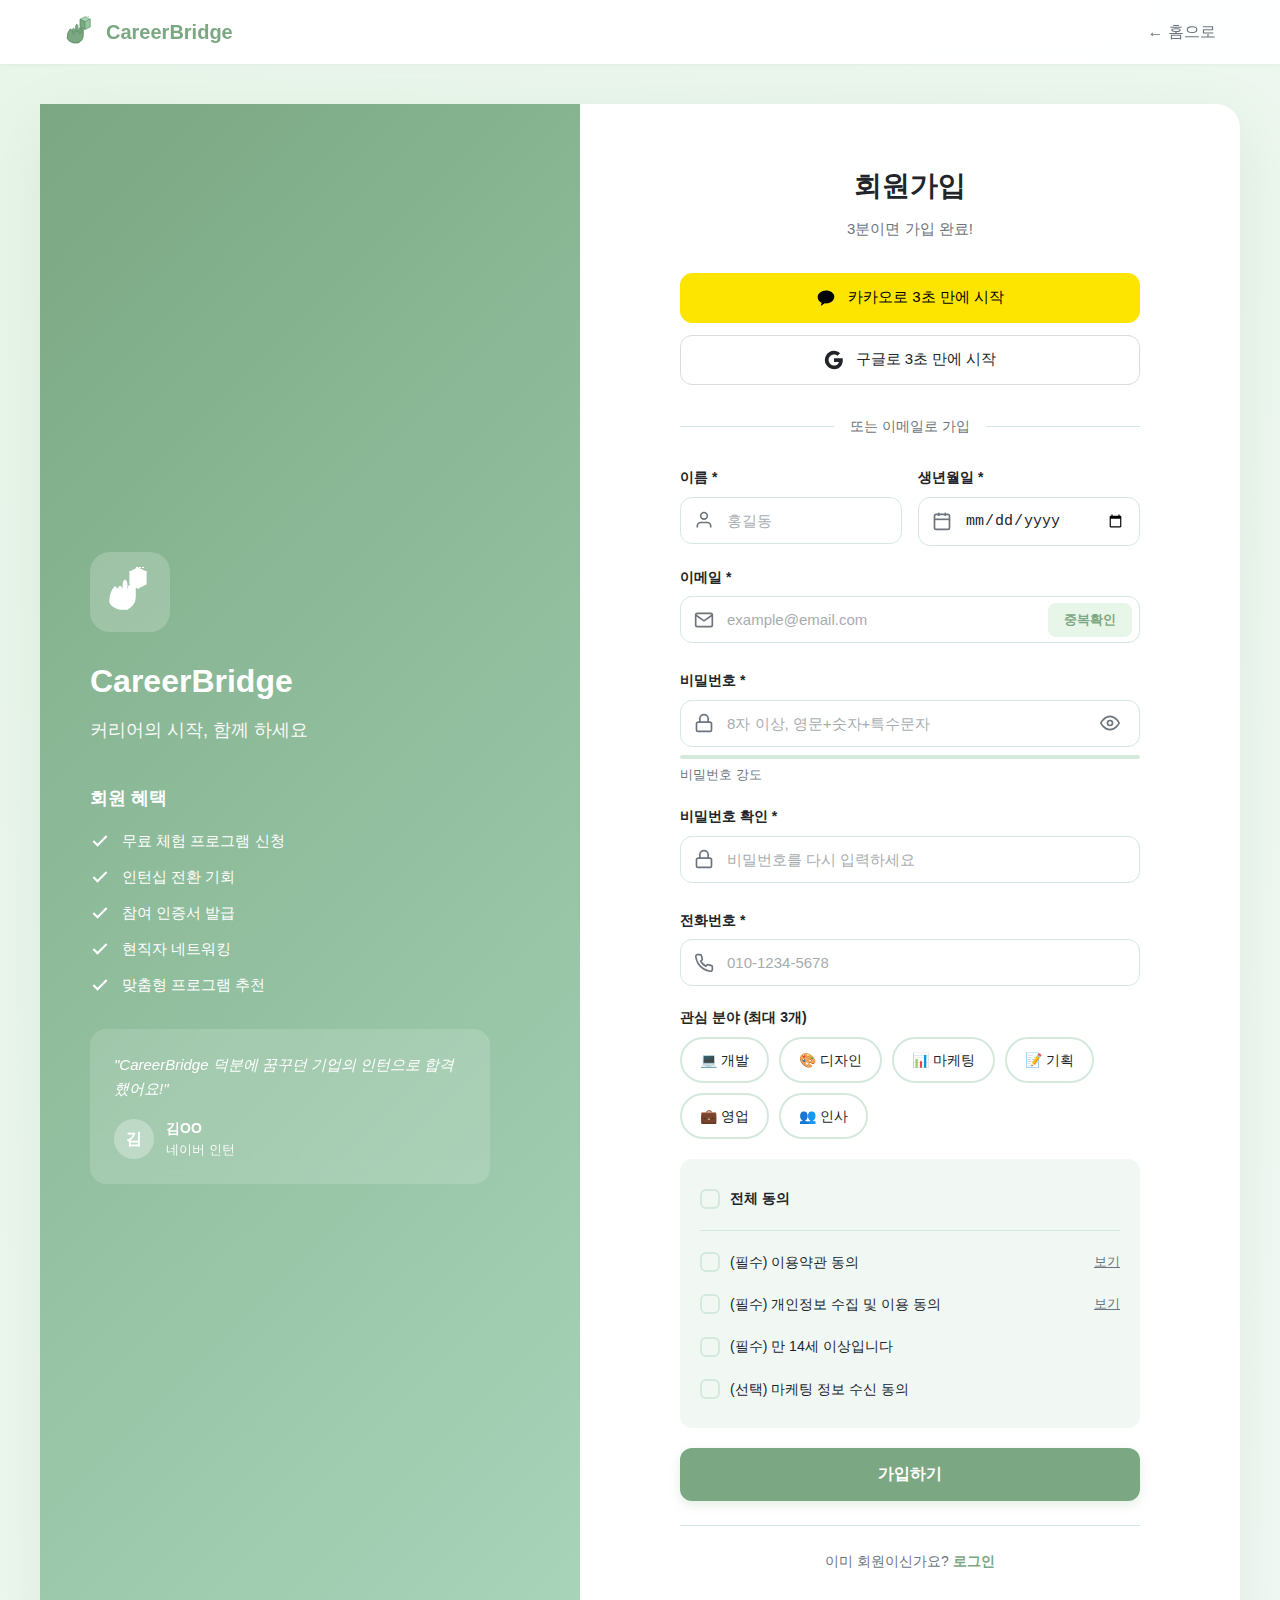
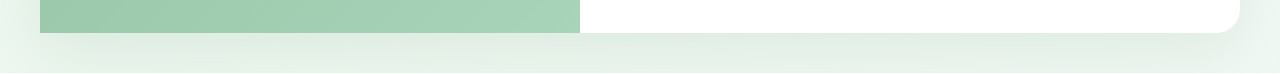
<file: career-bridge/signup.html>
<!DOCTYPE html>
<html lang="ko">
<head>
    <meta charset="UTF-8">
    <meta name="viewport" content="width=device-width, initial-scale=1.0">
    <title>회원가입 - CareerBridge</title>
    <link rel="stylesheet" href="css/style.css">
    <link rel="stylesheet" href="css/auth-modern.css">
</head>
<body class="auth-body">
    <!-- 헤더 (심플 버전) -->
    <header class="header-simple">
        <div class="container">
            <div class="header-simple-content">
                <a href="index.html" class="logo-simple">
                    <img src="images/logo.svg" alt="CareerBridge" class="logo-img">
                    <span>CareerBridge</span>
                </a>
                <a href="index.html" class="btn-text">← 홈으로</a>
            </div>
        </div>
    </header>

    <!-- 회원가입 섹션 -->
    <section class="auth-modern-section">
        <div class="auth-split-container">
            <!-- 왼쪽: 브랜딩 영역 -->
            <div class="auth-branding">
                <div class="auth-branding-content">
                    <div class="brand-logo-large">
                        <img src="images/logo.svg" alt="CareerBridge">
                    </div>
                    <h2 class="brand-title">CareerBridge</h2>
                    <p class="brand-subtitle">커리어의 시작, 함께 하세요</p>

                    <div class="brand-benefits">
                        <h3 class="benefits-title">회원 혜택</h3>
                        <ul class="benefits-list">
                            <li>
                                <svg class="check-icon" viewBox="0 0 24 24" fill="none" stroke="currentColor" stroke-width="2.5">
                                    <polyline points="20 6 9 17 4 12"/>
                                </svg>
                                <span>무료 체험 프로그램 신청</span>
                            </li>
                            <li>
                                <svg class="check-icon" viewBox="0 0 24 24" fill="none" stroke="currentColor" stroke-width="2.5">
                                    <polyline points="20 6 9 17 4 12"/>
                                </svg>
                                <span>인턴십 전환 기회</span>
                            </li>
                            <li>
                                <svg class="check-icon" viewBox="0 0 24 24" fill="none" stroke="currentColor" stroke-width="2.5">
                                    <polyline points="20 6 9 17 4 12"/>
                                </svg>
                                <span>참여 인증서 발급</span>
                            </li>
                            <li>
                                <svg class="check-icon" viewBox="0 0 24 24" fill="none" stroke="currentColor" stroke-width="2.5">
                                    <polyline points="20 6 9 17 4 12"/>
                                </svg>
                                <span>현직자 네트워킹</span>
                            </li>
                            <li>
                                <svg class="check-icon" viewBox="0 0 24 24" fill="none" stroke="currentColor" stroke-width="2.5">
                                    <polyline points="20 6 9 17 4 12"/>
                                </svg>
                                <span>맞춤형 프로그램 추천</span>
                            </li>
                        </ul>
                    </div>

                    <div class="brand-testimonial">
                        <div class="testimonial-content">
                            <p>"CareerBridge 덕분에 꿈꾸던 기업의 인턴으로 합격했어요!"</p>
                            <div class="testimonial-author">
                                <div class="author-avatar">김</div>
                                <div>
                                    <div class="author-name">김OO</div>
                                    <div class="author-company">네이버 인턴</div>
                                </div>
                            </div>
                        </div>
                    </div>
                </div>
            </div>

            <!-- 오른쪽: 회원가입 폼 -->
            <div class="auth-form-container">
                <div class="auth-form-wrapper">
                    <div class="auth-header-modern">
                        <h1>회원가입</h1>
                        <p>3분이면 가입 완료!</p>
                    </div>

                    <!-- 소셜 회원가입 -->
                    <div class="social-login-modern">
                        <button class="btn-social-modern kakao" onclick="alert('카카오 회원가입은 준비 중입니다!')">
                            <svg class="social-icon" viewBox="0 0 24 24" fill="currentColor">
                                <path d="M12 3C6.5 3 2 6.6 2 11c0 2.8 1.9 5.3 4.7 6.7-.2.8-.7 2.8-.8 3.2-.1.5.2.5.4.4.3-.1 3.7-2.5 4.3-2.9.5.1 1 .1 1.4.1 5.5 0 10-3.6 10-8S17.5 3 12 3z"/>
                            </svg>
                            카카오로 3초 만에 시작
                        </button>
                        <button class="btn-social-modern google" onclick="alert('구글 회원가입은 준비 중입니다!')">
                            <svg class="social-icon" viewBox="0 0 24 24" fill="currentColor">
                                <path d="M22.56 12.25c0-.78-.07-1.53-.2-2.25H12v4.26h5.92c-.26 1.37-1.04 2.53-2.21 3.31v2.77h3.57c2.08-1.92 3.28-4.74 3.28-8.09z"/>
                                <path d="M12 23c2.97 0 5.46-.98 7.28-2.66l-3.57-2.77c-.98.66-2.23 1.06-3.71 1.06-2.86 0-5.29-1.93-6.16-4.53H2.18v2.84C3.99 20.53 7.7 23 12 23z"/>
                                <path d="M5.84 14.09c-.22-.66-.35-1.36-.35-2.09s.13-1.43.35-2.09V7.07H2.18C1.43 8.55 1 10.22 1 12s.43 3.45 1.18 4.93l2.85-2.22.81-.62z"/>
                                <path d="M12 5.38c1.62 0 3.06.56 4.21 1.64l3.15-3.15C17.45 2.09 14.97 1 12 1 7.7 1 3.99 3.47 2.18 7.07l3.66 2.84c.87-2.6 3.3-4.53 6.16-4.53z"/>
                            </svg>
                            구글로 3초 만에 시작
                        </button>
                    </div>

                    <div class="auth-divider-modern">
                        <span>또는 이메일로 가입</span>
                    </div>

                    <!-- 회원가입 폼 -->
                    <form id="signupForm" class="auth-form-modern">
                        <div class="form-row-modern">
                            <div class="form-group-modern">
                                <label for="name" class="form-label-modern">이름 *</label>
                                <div class="input-wrapper">
                                    <svg class="input-icon" viewBox="0 0 24 24" fill="none" stroke="currentColor" stroke-width="2">
                                        <path d="M20 21v-2a4 4 0 0 0-4-4H8a4 4 0 0 0-4 4v2"/>
                                        <circle cx="12" cy="7" r="4"/>
                                    </svg>
                                    <input type="text" id="name" name="name" class="form-input-modern" placeholder="홍길동" required>
                                </div>
                            </div>
                            <div class="form-group-modern">
                                <label for="birthDate" class="form-label-modern">생년월일 *</label>
                                <div class="input-wrapper">
                                    <svg class="input-icon" viewBox="0 0 24 24" fill="none" stroke="currentColor" stroke-width="2">
                                        <rect x="3" y="4" width="18" height="18" rx="2" ry="2"/>
                                        <line x1="16" y1="2" x2="16" y2="6"/>
                                        <line x1="8" y1="2" x2="8" y2="6"/>
                                        <line x1="3" y1="10" x2="21" y2="10"/>
                                    </svg>
                                    <input type="date" id="birthDate" name="birthDate" class="form-input-modern" required>
                                </div>
                            </div>
                        </div>

                        <div class="form-group-modern">
                            <label for="email" class="form-label-modern">이메일 *</label>
                            <div class="input-wrapper">
                                <svg class="input-icon" viewBox="0 0 24 24" fill="none" stroke="currentColor" stroke-width="2">
                                    <path d="M4 4h16c1.1 0 2 .9 2 2v12c0 1.1-.9 2-2 2H4c-1.1 0-2-.9-2-2V6c0-1.1.9-2 2-2z"/>
                                    <polyline points="22,6 12,13 2,6"/>
                                </svg>
                                <input type="email" id="email" name="email" class="form-input-modern" placeholder="example@email.com" required>
                                <button type="button" class="input-action-btn" onclick="checkEmailDuplicate()">중복확인</button>
                            </div>
                            <p class="input-hint" id="emailHint"></p>
                        </div>

                        <div class="form-group-modern">
                            <label for="password" class="form-label-modern">비밀번호 *</label>
                            <div class="input-wrapper">
                                <svg class="input-icon" viewBox="0 0 24 24" fill="none" stroke="currentColor" stroke-width="2">
                                    <rect x="3" y="11" width="18" height="11" rx="2" ry="2"/>
                                    <path d="M7 11V7a5 5 0 0 1 10 0v4"/>
                                </svg>
                                <input type="password" id="password" name="password" class="form-input-modern" placeholder="8자 이상, 영문+숫자+특수문자" required>
                                <button type="button" class="input-action" onclick="togglePassword('password')">
                                    <svg viewBox="0 0 24 24" fill="none" stroke="currentColor" stroke-width="2">
                                        <path d="M1 12s4-8 11-8 11 8 11 8-4 8-11 8-11-8-11-8z"/>
                                        <circle cx="12" cy="12" r="3"/>
                                    </svg>
                                </button>
                            </div>
                            <div class="password-strength-modern" id="passwordStrength">
                                <div class="strength-bar-modern">
                                    <div class="strength-fill-modern" id="strengthFill"></div>
                                </div>
                                <p class="strength-text-modern" id="strengthText">비밀번호 강도</p>
                            </div>
                        </div>

                        <div class="form-group-modern">
                            <label for="passwordConfirm" class="form-label-modern">비밀번호 확인 *</label>
                            <div class="input-wrapper">
                                <svg class="input-icon" viewBox="0 0 24 24" fill="none" stroke="currentColor" stroke-width="2">
                                    <rect x="3" y="11" width="18" height="11" rx="2" ry="2"/>
                                    <path d="M7 11V7a5 5 0 0 1 10 0v4"/>
                                </svg>
                                <input type="password" id="passwordConfirm" name="passwordConfirm" class="form-input-modern" placeholder="비밀번호를 다시 입력하세요" required>
                            </div>
                            <p class="input-hint" id="passwordHint"></p>
                        </div>

                        <div class="form-group-modern">
                            <label for="phone" class="form-label-modern">전화번호 *</label>
                            <div class="input-wrapper">
                                <svg class="input-icon" viewBox="0 0 24 24" fill="none" stroke="currentColor" stroke-width="2">
                                    <path d="M22 16.92v3a2 2 0 0 1-2.18 2 19.79 19.79 0 0 1-8.63-3.07 19.5 19.5 0 0 1-6-6 19.79 19.79 0 0 1-3.07-8.67A2 2 0 0 1 4.11 2h3a2 2 0 0 1 2 1.72 12.84 12.84 0 0 0 .7 2.81 2 2 0 0 1-.45 2.11L8.09 9.91a16 16 0 0 0 6 6l1.27-1.27a2 2 0 0 1 2.11-.45 12.84 12.84 0 0 0 2.81.7A2 2 0 0 1 22 16.92z"/>
                                </svg>
                                <input type="tel" id="phone" name="phone" class="form-input-modern" placeholder="010-1234-5678" required>
                            </div>
                        </div>

                        <div class="form-group-modern">
                            <label class="form-label-modern">관심 분야 (최대 3개)</label>
                            <div class="interest-pills">
                                <label class="pill-checkbox">
                                    <input type="checkbox" name="interest" value="개발">
                                    <span class="pill">💻 개발</span>
                                </label>
                                <label class="pill-checkbox">
                                    <input type="checkbox" name="interest" value="디자인">
                                    <span class="pill">🎨 디자인</span>
                                </label>
                                <label class="pill-checkbox">
                                    <input type="checkbox" name="interest" value="마케팅">
                                    <span class="pill">📊 마케팅</span>
                                </label>
                                <label class="pill-checkbox">
                                    <input type="checkbox" name="interest" value="기획">
                                    <span class="pill">📝 기획</span>
                                </label>
                                <label class="pill-checkbox">
                                    <input type="checkbox" name="interest" value="영업">
                                    <span class="pill">💼 영업</span>
                                </label>
                                <label class="pill-checkbox">
                                    <input type="checkbox" name="interest" value="인사">
                                    <span class="pill">👥 인사</span>
                                </label>
                            </div>
                        </div>

                        <div class="agreement-modern">
                            <label class="checkbox-modern">
                                <input type="checkbox" id="agreeAll">
                                <span class="checkbox-checkmark"></span>
                                <span class="checkbox-label bold">전체 동의</span>
                            </label>
                            <div class="agreement-divider"></div>
                            <label class="checkbox-modern">
                                <input type="checkbox" name="agreeTerms" class="agree-item" required>
                                <span class="checkbox-checkmark"></span>
                                <span class="checkbox-label">(필수) 이용약관 동의</span>
                                <a href="#" class="agreement-view">보기</a>
                            </label>
                            <label class="checkbox-modern">
                                <input type="checkbox" name="agreePrivacy" class="agree-item" required>
                                <span class="checkbox-checkmark"></span>
                                <span class="checkbox-label">(필수) 개인정보 수집 및 이용 동의</span>
                                <a href="#" class="agreement-view">보기</a>
                            </label>
                            <label class="checkbox-modern">
                                <input type="checkbox" name="agreeAge" class="agree-item" required>
                                <span class="checkbox-checkmark"></span>
                                <span class="checkbox-label">(필수) 만 14세 이상입니다</span>
                            </label>
                            <label class="checkbox-modern">
                                <input type="checkbox" name="agreeMarketing" class="agree-item">
                                <span class="checkbox-checkmark"></span>
                                <span class="checkbox-label">(선택) 마케팅 정보 수신 동의</span>
                            </label>
                        </div>

                        <button type="submit" class="btn-modern-primary">가입하기</button>
                    </form>

                    <div class="auth-footer-modern">
                        <p>이미 회원이신가요? <a href="login.html" class="link-primary-modern">로그인</a></p>
                    </div>
                </div>
            </div>
        </div>
    </section>

    <!-- 성공 모달 -->
    <div id="signupSuccessModal" class="modal-modern">
        <div class="modal-overlay" onclick="document.getElementById('signupSuccessModal').style.display='none'"></div>
        <div class="modal-content-modern">
            <div class="modal-icon-modern success">
                <svg viewBox="0 0 24 24" fill="none" stroke="currentColor" stroke-width="2.5">
                    <polyline points="20 6 9 17 4 12"/>
                </svg>
            </div>
            <h2>회원가입 완료!</h2>
            <p>CareerBridge에 오신 것을 환영합니다.<br>이제 다양한 프로그램을 경험해보세요.</p>
            <button class="btn-modern-primary btn-block" onclick="location.href='login.html'">로그인하러 가기</button>
        </div>
    </div>

    <script src="js/main.js"></script>
    <script src="js/auth.js"></script>
    <script>
        function togglePassword(id) {
            const input = document.getElementById(id);
            input.type = input.type === 'password' ? 'text' : 'password';
        }
    </script>
</body>
</html>
</file>
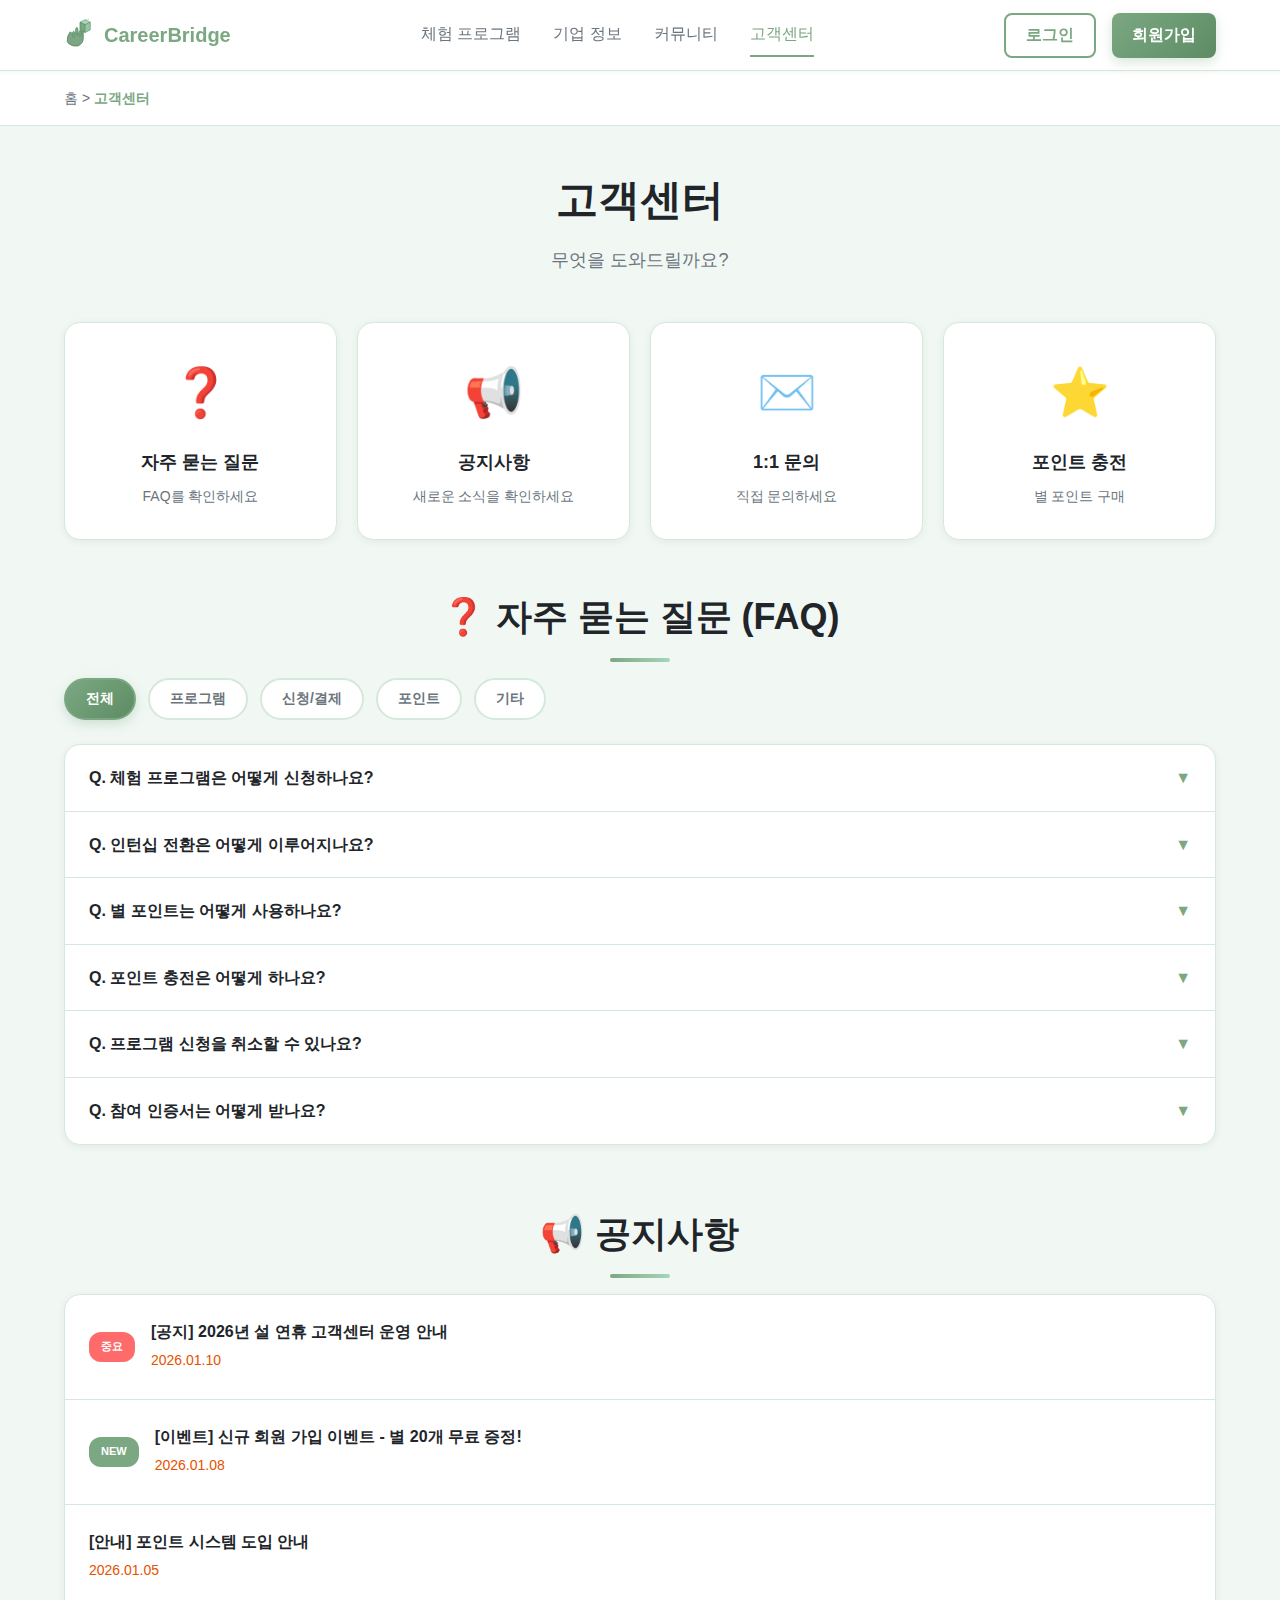
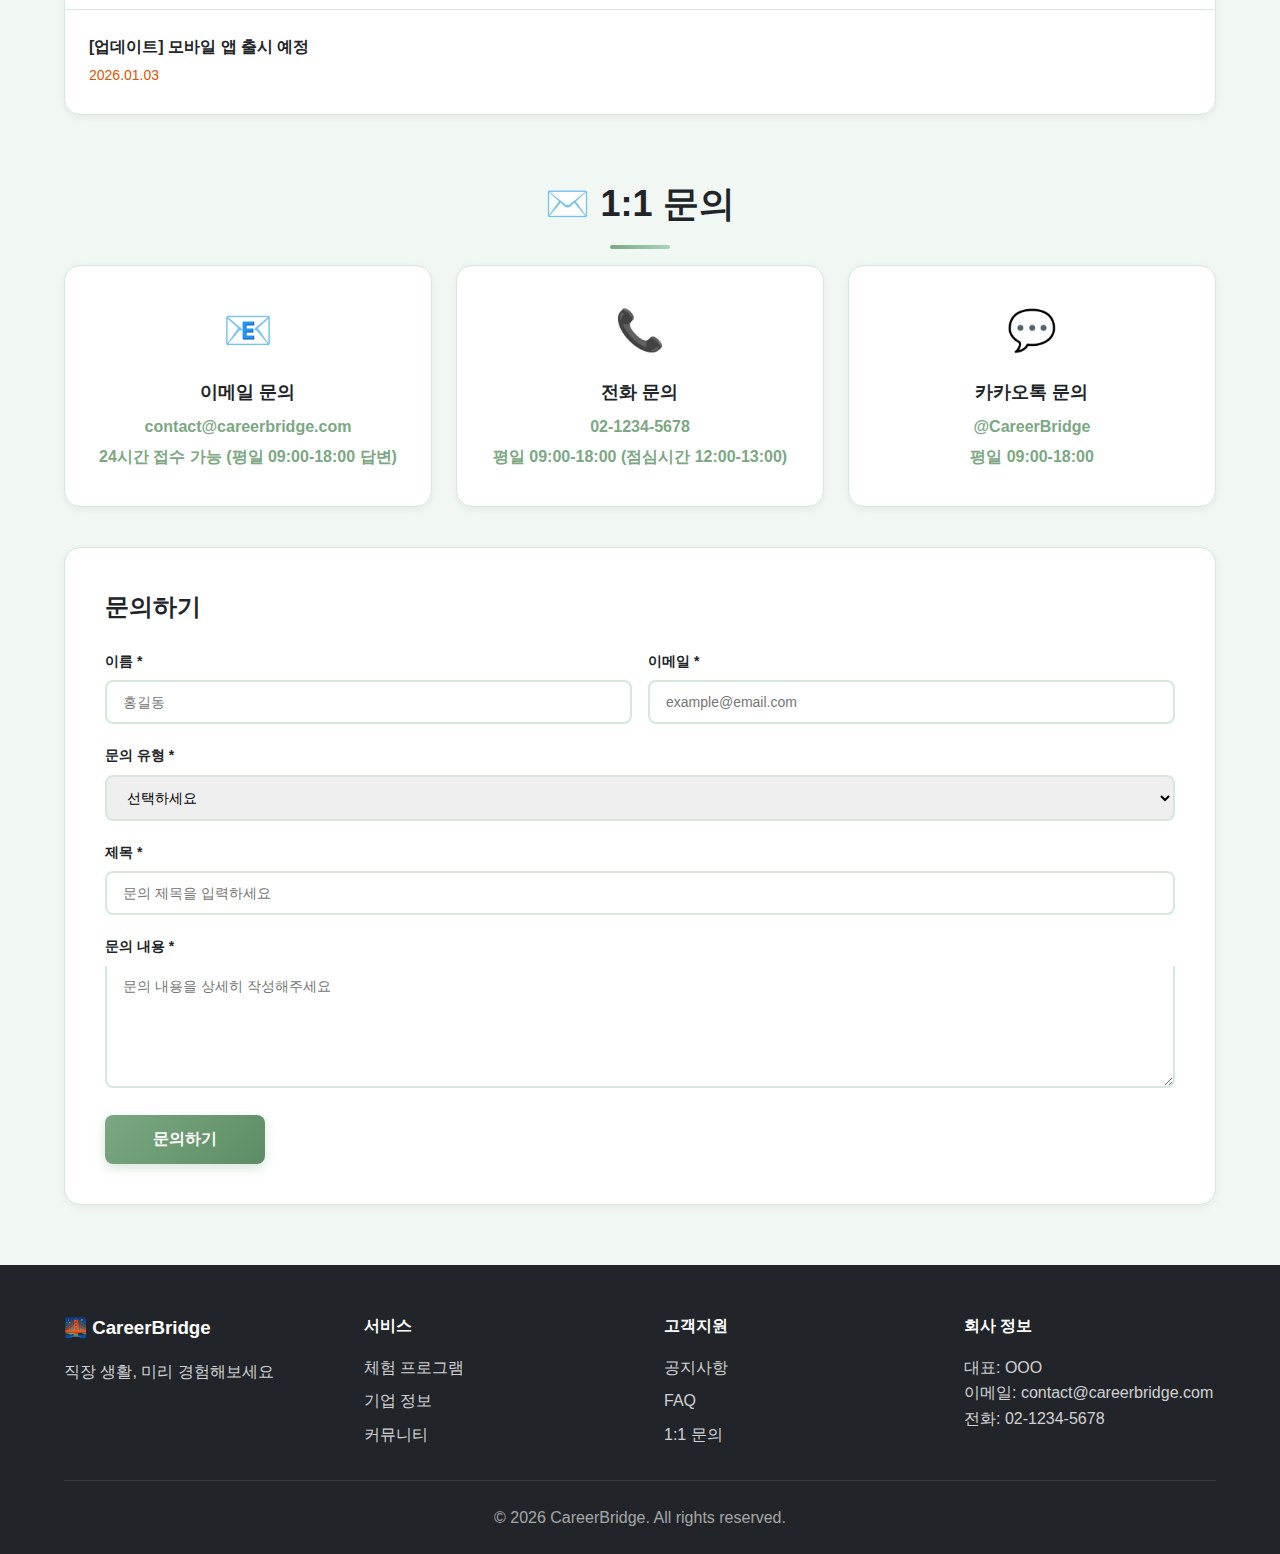
<file: career-bridge/support.html>
<!DOCTYPE html>
<html lang="ko">
<head>
    <meta charset="UTF-8">
    <meta name="viewport" content="width=device-width, initial-scale=1.0">
    <title>고객센터 - CareerBridge</title>
    <link rel="stylesheet" href="css/style.css">
    <link rel="stylesheet" href="css/pages.css">
</head>
<body>
    <!-- 헤더 -->
    <header class="header">
        <div class="container">
            <div class="header-content">
                <div class="logo">
                    <a href="index.html">
                        <h1><img src="images/logo.svg" alt="CareerBridge" class="logo-img"> CareerBridge</h1>
                    </a>
                </div>
                <nav class="nav">
                    <a href="programs.html">체험 프로그램</a>
                    <a href="companies.html">기업 정보</a>
                    <a href="community.html">커뮤니티</a>
                    <a href="support.html" class="active">고객센터</a>
                </nav>
                <div class="header-actions">
                    <button class="btn btn-outline" onclick="location.href='login.html'">로그인</button>
                    <button class="btn btn-primary" onclick="location.href='signup.html'">회원가입</button>
                </div>
            </div>
        </div>
    </header>

    <!-- 브레드크럼 -->
    <div class="breadcrumb">
        <div class="container">
            <a href="index.html">홈</a> > <span>고객센터</span>
        </div>
    </div>

    <!-- 고객센터 섹션 -->
    <section class="support-section">
        <div class="container">
            <div class="page-header">
                <h1>고객센터</h1>
                <p>무엇을 도와드릴까요?</p>
            </div>

            <!-- 빠른 도움말 -->
            <div class="quick-help">
                <div class="quick-help-card" onclick="location.href='#faq'">
                    <div class="quick-icon">❓</div>
                    <h3>자주 묻는 질문</h3>
                    <p>FAQ를 확인하세요</p>
                </div>
                <div class="quick-help-card" onclick="location.href='#notice'">
                    <div class="quick-icon">📢</div>
                    <h3>공지사항</h3>
                    <p>새로운 소식을 확인하세요</p>
                </div>
                <div class="quick-help-card" onclick="location.href='#contact'">
                    <div class="quick-icon">✉️</div>
                    <h3>1:1 문의</h3>
                    <p>직접 문의하세요</p>
                </div>
                <div class="quick-help-card" onclick="location.href='points.html'">
                    <div class="quick-icon">⭐</div>
                    <h3>포인트 충전</h3>
                    <p>별 포인트 구매</p>
                </div>
            </div>

            <!-- FAQ 섹션 -->
            <div id="faq" class="support-content-section">
                <h2 class="section-title">❓ 자주 묻는 질문 (FAQ)</h2>

                <div class="faq-categories">
                    <button class="faq-category active" onclick="filterFAQ('all', this)">전체</button>
                    <button class="faq-category" onclick="filterFAQ('program', this)">프로그램</button>
                    <button class="faq-category" onclick="filterFAQ('apply', this)">신청/결제</button>
                    <button class="faq-category" onclick="filterFAQ('points', this)">포인트</button>
                    <button class="faq-category" onclick="filterFAQ('etc', this)">기타</button>
                </div>

                <div class="faq-list">
                    <div class="faq-item" data-category="program">
                        <div class="faq-question" onclick="toggleFaq(this)">
                            <span>Q. 체험 프로그램은 어떻게 신청하나요?</span>
                            <span class="faq-icon">▼</span>
                        </div>
                        <div class="faq-answer">
                            <p>1. 원하는 프로그램을 선택하세요<br>
                            2. 상세 페이지에서 '신청하기' 버튼을 클릭하세요<br>
                            3. 신청서를 작성하고 제출하세요<br>
                            4. 2-3일 내로 승인 결과를 이메일로 받으실 수 있습니다.</p>
                        </div>
                    </div>

                    <div class="faq-item" data-category="program">
                        <div class="faq-question" onclick="toggleFaq(this)">
                            <span>Q. 인턴십 전환은 어떻게 이루어지나요?</span>
                            <span class="faq-icon">▼</span>
                        </div>
                        <div class="faq-answer">
                            <p>프로그램 참여 후 현직자들의 평가를 통해 우수 참가자를 선발합니다.
                            선발되신 분들께는 개별적으로 인턴십 제안을 드리며,
                            인턴십 기간 동안의 성과에 따라 정규직 전환 여부가 결정됩니다.</p>
                        </div>
                    </div>

                    <div class="faq-item" data-category="points">
                        <div class="faq-question" onclick="toggleFaq(this)">
                            <span>Q. 별 포인트는 어떻게 사용하나요?</span>
                            <span class="faq-icon">▼</span>
                        </div>
                        <div class="faq-answer">
                            <p>별 포인트는 Q&A 게시판에서 기업에게 질문할 때 사용됩니다.
                            질문 1개당 별 5개가 차감되며, 7일 이내 기업 답변이 없으면
                            별을 환불받으실 수 있습니다.</p>
                        </div>
                    </div>

                    <div class="faq-item" data-category="points">
                        <div class="faq-question" onclick="toggleFaq(this)">
                            <span>Q. 포인트 충전은 어떻게 하나요?</span>
                            <span class="faq-icon">▼</span>
                        </div>
                        <div class="faq-answer">
                            <p>고객센터 > 포인트 충전 페이지에서 충전하실 수 있습니다.
                            10,000원당 별 100개가 지급되며, 신용카드, 계좌이체, 간편결제를 지원합니다.</p>
                        </div>
                    </div>

                    <div class="faq-item" data-category="apply">
                        <div class="faq-question" onclick="toggleFaq(this)">
                            <span>Q. 프로그램 신청을 취소할 수 있나요?</span>
                            <span class="faq-icon">▼</span>
                        </div>
                        <div class="faq-answer">
                            <p>프로그램 시작 3일 전까지는 마이페이지에서 취소하실 수 있습니다.
                            3일 이내에는 취소가 불가능하니 신중하게 신청해주세요.</p>
                        </div>
                    </div>

                    <div class="faq-item" data-category="etc">
                        <div class="faq-question" onclick="toggleFaq(this)">
                            <span>Q. 참여 인증서는 어떻게 받나요?</span>
                            <span class="faq-icon">▼</span>
                        </div>
                        <div class="faq-answer">
                            <p>프로그램 참여 완료 후 마이페이지 > 인증서 메뉴에서
                            PDF 파일로 다운로드하실 수 있습니다. 이력서 작성 시 활용하세요!</p>
                        </div>
                    </div>
                </div>
            </div>

            <!-- 공지사항 섹션 -->
            <div id="notice" class="support-content-section">
                <h2 class="section-title">📢 공지사항</h2>

                <div class="notice-list">
                    <div class="notice-item">
                        <div class="notice-badge important">중요</div>
                        <div class="notice-content">
                            <h3>[공지] 2026년 설 연휴 고객센터 운영 안내</h3>
                            <p class="notice-date">2026.01.10</p>
                        </div>
                    </div>

                    <div class="notice-item">
                        <div class="notice-badge new">NEW</div>
                        <div class="notice-content">
                            <h3>[이벤트] 신규 회원 가입 이벤트 - 별 20개 무료 증정!</h3>
                            <p class="notice-date">2026.01.08</p>
                        </div>
                    </div>

                    <div class="notice-item">
                        <div class="notice-content">
                            <h3>[안내] 포인트 시스템 도입 안내</h3>
                            <p class="notice-date">2026.01.05</p>
                        </div>
                    </div>

                    <div class="notice-item">
                        <div class="notice-content">
                            <h3>[업데이트] 모바일 앱 출시 예정</h3>
                            <p class="notice-date">2026.01.03</p>
                        </div>
                    </div>
                </div>
            </div>

            <!-- 1:1 문의 섹션 -->
            <div id="contact" class="support-content-section">
                <h2 class="section-title">✉️ 1:1 문의</h2>

                <div class="contact-info">
                    <div class="contact-method">
                        <div class="contact-icon">📧</div>
                        <h3>이메일 문의</h3>
                        <p>contact@careerbridge.com</p>
                        <p class="contact-time">24시간 접수 가능 (평일 09:00-18:00 답변)</p>
                    </div>

                    <div class="contact-method">
                        <div class="contact-icon">📞</div>
                        <h3>전화 문의</h3>
                        <p>02-1234-5678</p>
                        <p class="contact-time">평일 09:00-18:00 (점심시간 12:00-13:00)</p>
                    </div>

                    <div class="contact-method">
                        <div class="contact-icon">💬</div>
                        <h3>카카오톡 문의</h3>
                        <p>@CareerBridge</p>
                        <p class="contact-time">평일 09:00-18:00</p>
                    </div>
                </div>

                <div class="contact-form-section">
                    <h3>문의하기</h3>
                    <form class="contact-form">
                        <div class="form-row">
                            <div class="form-group">
                                <label>이름 *</label>
                                <input type="text" class="form-input" placeholder="홍길동" required>
                            </div>
                            <div class="form-group">
                                <label>이메일 *</label>
                                <input type="email" class="form-input" placeholder="example@email.com" required>
                            </div>
                        </div>

                        <div class="form-group">
                            <label>문의 유형 *</label>
                            <select class="form-select" required>
                                <option value="">선택하세요</option>
                                <option>프로그램 관련</option>
                                <option>결제 관련</option>
                                <option>포인트 관련</option>
                                <option>기술적 문제</option>
                                <option>기타</option>
                            </select>
                        </div>

                        <div class="form-group">
                            <label>제목 *</label>
                            <input type="text" class="form-input" placeholder="문의 제목을 입력하세요" required>
                        </div>

                        <div class="form-group">
                            <label>문의 내용 *</label>
                            <textarea class="form-textarea" rows="6" placeholder="문의 내용을 상세히 작성해주세요" required></textarea>
                        </div>

                        <button type="submit" class="btn btn-primary btn-large">문의하기</button>
                    </form>
                </div>
            </div>
        </div>
    </section>

    <!-- 푸터 -->
    <footer class="footer">
        <div class="container">
            <div class="footer-content">
                <div class="footer-section">
                    <h3>🌉 CareerBridge</h3>
                    <p>직장 생활, 미리 경험해보세요</p>
                </div>
                <div class="footer-section">
                    <h4>서비스</h4>
                    <ul>
                        <li><a href="programs.html">체험 프로그램</a></li>
                        <li><a href="companies.html">기업 정보</a></li>
                        <li><a href="community.html">커뮤니티</a></li>
                    </ul>
                </div>
                <div class="footer-section">
                    <h4>고객지원</h4>
                    <ul>
                        <li><a href="support.html">공지사항</a></li>
                        <li><a href="support.html">FAQ</a></li>
                        <li><a href="support.html">1:1 문의</a></li>
                    </ul>
                </div>
                <div class="footer-section">
                    <h4>회사 정보</h4>
                    <p>대표: OOO<br>
                    이메일: contact@careerbridge.com<br>
                    전화: 02-1234-5678</p>
                </div>
            </div>
            <div class="footer-bottom">
                <p>&copy; 2026 CareerBridge. All rights reserved.</p>
            </div>
        </div>
    </footer>

    <script src="js/main.js"></script>
    <script>
        function filterFAQ(category, button) {
            // 모든 카테고리 버튼 비활성화
            document.querySelectorAll('.faq-category').forEach(btn => {
                btn.classList.remove('active');
            });
            button.classList.add('active');

            // FAQ 아이템 필터링
            const items = document.querySelectorAll('.faq-item');
            items.forEach(item => {
                if (category === 'all' || item.getAttribute('data-category') === category) {
                    item.style.display = 'block';
                } else {
                    item.style.display = 'none';
                }
            });
        }

        function toggleFaq(element) {
            const faqItem = element.parentElement;
            faqItem.classList.toggle('active');

            const icon = element.querySelector('.faq-icon');
            if (faqItem.classList.contains('active')) {
                icon.textContent = '▲';
            } else {
                icon.textContent = '▼';
            }
        }
    </script>
</body>
</html>
</file>
<file: career-bridge/css/style.css>
/* 전역 설정 */
* {
    margin: 0;
    padding: 0;
    box-sizing: border-box;
}

:root {
    --primary-color: #7BA882;
    --primary-dark: #5D8C64;
    --primary-light: #E8F5E9;
    --secondary-color: #A8D5BA;
    --accent-color: #FF8A65;
    --text-primary: #212529;
    --text-secondary: #6C757D;
    --bg-white: #FFFFFF;
    --bg-light: #F1F8F4;
    --border-color: #D4E9DC;
    --shadow-sm: 0 2px 4px rgba(123,168,130,0.08);
    --shadow-md: 0 4px 6px rgba(123,168,130,0.12);
    --shadow-lg: 0 10px 15px rgba(123,168,130,0.15);
}

body {
    font-family: -apple-system, BlinkMacSystemFont, "Segoe UI", Roboto, "Noto Sans KR", sans-serif;
    font-size: 16px;
    line-height: 1.6;
    color: var(--text-primary);
    background-color: var(--bg-light);
    -webkit-font-smoothing: antialiased;
    -moz-osx-font-smoothing: grayscale;
}

a {
    color: inherit;
    text-decoration: none;
    transition: all 0.3s ease;
}

a:hover {
    color: var(--primary-color);
}

button {
    cursor: pointer;
    border: none;
    background: none;
    font-family: inherit;
    transition: all 0.3s ease;
}

ul {
    list-style: none;
}

.container {
    max-width: 1200px;
    margin: 0 auto;
    padding: 0 24px;
}

/* 헤더 */
.header {
    background: var(--bg-white);
    box-shadow: var(--shadow-sm);
    position: sticky;
    top: 0;
    z-index: 1000;
    border-bottom: 1px solid var(--border-color);
}

.header-content {
    display: flex;
    align-items: center;
    justify-content: space-between;
    height: 70px;
}

.logo h1 {
    font-size: 20px;
    font-weight: 700;
    color: var(--primary-color);
    display: flex;
    align-items: center;
    gap: 8px;
}

.logo-img {
    width: 32px;
    height: 32px;
    vertical-align: middle;
}

.nav {
    display: flex;
    gap: 32px;
}

.nav a {
    font-weight: 500;
    color: var(--text-secondary);
    padding: 8px 0;
    border-bottom: 2px solid transparent;
    transition: all 0.3s;
}

.nav a:hover,
.nav a.active {
    color: var(--primary-color);
    border-bottom-color: var(--primary-color);
}

.header-actions {
    display: flex;
    gap: 16px;
}

/* 버튼 */
.btn {
    display: inline-flex;
    align-items: center;
    justify-content: center;
    padding: 10px 20px;
    font-size: 16px;
    font-weight: 600;
    border-radius: 8px;
    transition: all 0.3s;
}

.btn-primary {
    background: linear-gradient(135deg, #7BA882 0%, #5D8C64 100%);
    color: white;
    box-shadow: 0 4px 12px rgba(123,168,130,0.3);
}

.btn-primary:hover {
    background: linear-gradient(135deg, #5D8C64 0%, #4A7A52 100%);
    transform: translateY(-2px);
    box-shadow: 0 6px 20px rgba(123,168,130,0.4);
}

.btn-outline {
    background: transparent;
    color: var(--primary-color);
    border: 2px solid var(--primary-color);
}

.btn-outline:hover {
    background: var(--primary-color);
    color: white;
    transform: translateY(-2px);
    box-shadow: 0 4px 12px rgba(123,168,130,0.2);
}

.btn-sm {
    padding: 6px 12px;
    font-size: 14px;
}

.btn-block {
    width: 100%;
}

.btn-apply {
    width: 100%;
    padding: 14px;
    font-size: 18px;
    background: var(--secondary-color);
    color: white;
    margin-top: 16px;
}

/* 브레드크럼 */
.breadcrumb {
    background: var(--bg-white);
    padding: 16px 0;
    font-size: 14px;
    color: var(--text-secondary);
    border-bottom: 1px solid var(--border-color);
}

.breadcrumb a {
    color: var(--text-secondary);
    transition: color 0.2s;
}

.breadcrumb a:hover {
    color: var(--primary-color);
}

.breadcrumb span {
    color: var(--primary-color);
    font-weight: 600;
}

/* 히어로 섹션 */
.hero {
    background: linear-gradient(135deg, #7BA882 0%, #5D8C64 100%);
    color: white;
    padding: 80px 0;
    text-align: center;
    position: relative;
    overflow: hidden;
}

.hero::before {
    content: '';
    position: absolute;
    top: 0;
    left: 0;
    right: 0;
    bottom: 0;
    background: url('data:image/svg+xml,<svg width="100" height="100" xmlns="http://www.w3.org/2000/svg"><circle cx="50" cy="50" r="2" fill="rgba(255,255,255,0.1)"/></svg>');
    opacity: 0.3;
}

.hero-title {
    font-size: 40px;
    font-weight: 700;
    margin-bottom: 16px;
}

.hero-subtitle {
    font-size: 20px;
    margin-bottom: 32px;
}

.search-box {
    display: flex;
    gap: 16px;
    max-width: 600px;
    margin: 0 auto 32px;
    background: white;
    padding: 8px;
    border-radius: 12px;
}

.search-input {
    flex: 1;
    border: none;
    padding: 12px 20px;
    font-size: 16px;
    outline: none;
}

.btn-search {
    padding: 12px 24px;
    font-size: 18px;
}

.hero-stats {
    display: flex;
    justify-content: center;
    gap: 48px;
    margin-top: 48px;
}

.stat-number {
    font-size: 32px;
    font-weight: 700;
    margin-bottom: 4px;
}

/* 프로그램 섹션 */
.programs-section {
    padding: 48px 0;
}

.section-header {
    display: flex;
    justify-content: space-between;
    align-items: center;
    margin-bottom: 32px;
}

.section-header h2 {
    font-size: 32px;
    font-weight: 700;
}

.view-all {
    color: var(--primary-color);
    font-weight: 600;
}

.program-grid {
    display: grid;
    grid-template-columns: repeat(auto-fill, minmax(280px, 1fr));
    gap: 32px;
}

.program-card {
    background: var(--bg-white);
    border-radius: 16px;
    padding: 24px;
    box-shadow: 0 2px 8px rgba(0,0,0,0.06);
    transition: all 0.3s ease;
    cursor: pointer;
    position: relative;
    border: 1px solid var(--border-color);
}

.program-card:hover {
    transform: translateY(-8px);
    box-shadow: 0 12px 32px rgba(123,168,130,0.15);
    border-color: var(--primary-color);
}

.program-badge {
    position: absolute;
    padding: 4px 12px;
    border-radius: 20px;
    font-size: 12px;
    font-weight: 600;
}

.program-badge.new {
    background: var(--secondary-color);
    color: white;
    top: 16px;
    right: 16px;
}

.program-badge.urgent {
    background: var(--accent-color);
    color: white;
    top: 44px;
    right: 16px;
}

.logo-placeholder {
    width: 100%;
    height: 60px;
    border-radius: 8px;
    display: flex;
    align-items: center;
    justify-content: center;
    font-weight: 700;
    font-size: 18px;
    color: white;
    margin-bottom: 16px;
}

.program-title {
    font-size: 18px;
    font-weight: 700;
    margin-bottom: 16px;
}

.program-desc {
    font-size: 14px;
    color: var(--text-secondary);
    margin-bottom: 16px;
    line-height: 1.6;
}

.program-info {
    display: flex;
    flex-direction: column;
    gap: 8px;
    margin-bottom: 16px;
}

.info-item {
    display: flex;
    align-items: center;
    gap: 8px;
    font-size: 14px;
    color: var(--text-secondary);
}

.program-footer {
    border-top: 1px solid var(--border-color);
    padding-top: 16px;
}

.participants {
    display: flex;
    align-items: center;
    gap: 8px;
    margin-bottom: 8px;
    font-size: 14px;
}

.progress-bar {
    flex: 1;
    height: 6px;
    background: var(--bg-light);
    border-radius: 3px;
    overflow: hidden;
}

.progress {
    height: 100%;
    background: var(--primary-color);
}

.tags {
    display: flex;
    gap: 8px;
}

.tag {
    padding: 4px 10px;
    background: var(--primary-light);
    color: var(--primary-color);
    border-radius: 20px;
    font-size: 12px;
    font-weight: 600;
}

/* Features 섹션 */
.features-section {
    padding: 48px 0;
    background: var(--bg-white);
}

.section-title {
    text-align: center;
    font-size: 36px;
    font-weight: 700;
    margin-bottom: 16px;
    color: var(--text-primary);
    position: relative;
    padding-bottom: 16px;
}

.section-title::after {
    content: '';
    position: absolute;
    bottom: 0;
    left: 50%;
    transform: translateX(-50%);
    width: 60px;
    height: 4px;
    background: linear-gradient(90deg, #7BA882, #A8D5BA);
    border-radius: 2px;
}

.features-grid {
    display: grid;
    grid-template-columns: repeat(auto-fit, minmax(250px, 1fr));
    gap: 32px;
}

.feature-card {
    text-align: center;
    padding: 40px 32px;
    background: white;
    border-radius: 16px;
    transition: all 0.3s ease;
    box-shadow: 0 2px 8px rgba(0,0,0,0.06);
    border: 1px solid var(--border-color);
}

.feature-card:hover {
    background: var(--bg-white);
    box-shadow: 0 12px 32px rgba(123,168,130,0.15);
    transform: translateY(-8px);
    border-color: var(--primary-color);
}

.feature-icon {
    font-size: 48px;
    margin-bottom: 16px;
}

.feature-card h3 {
    font-size: 20px;
    font-weight: 700;
    margin-bottom: 8px;
}

.feature-card p {
    color: var(--text-secondary);
}

/* Success 섹션 */
.success-section {
    padding: 48px 0;
}

.success-grid {
    display: grid;
    grid-template-columns: repeat(auto-fit, minmax(300px, 1fr));
    gap: 32px;
}

.success-card {
    background: var(--bg-white);
    padding: 32px;
    border-radius: 16px;
    box-shadow: 0 2px 8px rgba(0,0,0,0.06);
    position: relative;
    border: 1px solid var(--border-color);
    transition: all 0.3s ease;
}

.success-card:hover {
    transform: translateY(-4px);
    box-shadow: 0 8px 24px rgba(123,168,130,0.12);
}

.success-quote {
    font-size: 64px;
    color: var(--primary-light);
    position: absolute;
    top: 16px;
    left: 16px;
    opacity: 0.5;
}

.success-text {
    line-height: 1.8;
    color: var(--text-secondary);
    margin-bottom: 24px;
    padding-left: 24px;
}

.success-author {
    display: flex;
    align-items: center;
    gap: 16px;
}

.author-avatar {
    width: 48px;
    height: 48px;
    border-radius: 50%;
    background: var(--primary-color);
    color: white;
    display: flex;
    align-items: center;
    justify-content: center;
    font-weight: 700;
}

.author-position {
    font-size: 14px;
    color: var(--text-secondary);
}

/* Companies 섹션 */
.companies-section {
    padding: 48px 0;
    background: var(--bg-white);
}

.companies-grid {
    display: grid;
    grid-template-columns: repeat(auto-fit, minmax(150px, 1fr));
    gap: 24px;
}

.company-item {
    padding: 24px;
    background: white;
    border-radius: 12px;
    text-align: center;
    font-weight: 600;
    color: var(--text-secondary);
    transition: all 0.3s ease;
    box-shadow: 0 2px 8px rgba(0,0,0,0.04);
    border: 1px solid var(--border-color);
}

.company-item:hover {
    transform: translateY(-4px);
    box-shadow: 0 8px 20px rgba(123,168,130,0.12);
    background: var(--primary-light);
    color: var(--primary-color);
    border-color: var(--primary-color);
}

/* CTA 섹션 */
.cta-section {
    padding: 80px 0;
    background: linear-gradient(135deg, #7BA882 0%, #5D8C64 100%);
    color: white;
    text-align: center;
    position: relative;
    overflow: hidden;
}

.cta-section::before {
    content: '';
    position: absolute;
    top: 0;
    left: 0;
    right: 0;
    bottom: 0;
    background: url('data:image/svg+xml,<svg width="100" height="100" xmlns="http://www.w3.org/2000/svg"><circle cx="50" cy="50" r="2" fill="rgba(255,255,255,0.1)"/></svg>');
    opacity: 0.3;
}

.cta-content {
    position: relative;
    z-index: 1;
}

.cta-content h2 {
    font-size: 40px;
    margin-bottom: 16px;
    font-weight: 700;
}

.cta-content p {
    font-size: 20px;
    margin-bottom: 32px;
    opacity: 0.95;
}

.btn-cta {
    background: white;
    color: var(--primary-color);
    padding: 16px 48px;
    font-size: 18px;
    font-weight: 700;
    border-radius: 50px;
    box-shadow: 0 4px 20px rgba(0,0,0,0.2);
}

.btn-cta:hover {
    transform: translateY(-3px);
    box-shadow: 0 8px 30px rgba(0,0,0,0.3);
}

/* 프로그램 리스트 페이지 */
.programs-list-section {
    padding: 32px 0;
}

.programs-layout {
    display: grid;
    grid-template-columns: 280px 1fr;
    gap: 32px;
}

.filters-sidebar {
    background: var(--bg-white);
    padding: 24px;
    border-radius: 16px;
    height: fit-content;
    position: sticky;
    top: 90px;
    box-shadow: 0 2px 8px rgba(0,0,0,0.06);
    border: 1px solid var(--border-color);
}

.filter-section {
    margin-bottom: 32px;
    padding-bottom: 24px;
    border-bottom: 1px solid var(--border-color);
}

.filter-section:last-child {
    border-bottom: none;
    margin-bottom: 0;
    padding-bottom: 0;
}

.filter-title {
    font-size: 16px;
    font-weight: 700;
    margin-bottom: 16px;
    color: var(--text-primary);
}

.filter-options {
    display: flex;
    flex-direction: column;
    gap: 10px;
}

.filter-option {
    display: flex;
    align-items: center;
    gap: 10px;
    cursor: pointer;
    padding: 8px 10px;
    border-radius: 8px;
    transition: all 0.2s ease;
}

.filter-option:hover {
    background: var(--bg-light);
}

.filter-option input[type="checkbox"],
.filter-option input[type="radio"] {
    width: 18px;
    height: 18px;
    cursor: pointer;
    accent-color: var(--primary-color);
}

.programs-content {
    background: var(--bg-white);
    padding: 24px;
    border-radius: 12px;
}

.programs-header {
    display: flex;
    justify-content: space-between;
    align-items: center;
    margin-bottom: 32px;
    padding-bottom: 16px;
    border-bottom: 2px solid var(--border-color);
}

.highlight {
    color: var(--primary-color);
}

.sort-select {
    padding: 8px 16px;
    border: 2px solid var(--border-color);
    border-radius: 8px;
    background: white;
}

.programs-list {
    display: flex;
    flex-direction: column;
    gap: 24px;
}

.program-item {
    border: 2px solid var(--border-color);
    border-radius: 12px;
    padding: 24px;
    transition: all 0.3s;
    cursor: pointer;
    position: relative;
}

.program-item:hover {
    border-color: var(--primary-color);
    box-shadow: var(--shadow-md);
}

.program-item-badges {
    position: absolute;
    top: 16px;
    right: 16px;
    display: flex;
    gap: 8px;
}

.badge {
    padding: 4px 12px;
    border-radius: 20px;
    font-size: 12px;
    font-weight: 600;
}

.badge-new {
    background: var(--secondary-color);
    color: white;
}

.badge-urgent {
    background: var(--accent-color);
    color: white;
}

.program-item-content {
    display: flex;
    justify-content: space-between;
    gap: 24px;
}

.program-item-left {
    display: flex;
    gap: 16px;
    flex: 1;
}

.logo-placeholder-small {
    width: 60px;
    height: 60px;
    border-radius: 8px;
    display: flex;
    align-items: center;
    justify-content: center;
    font-weight: 700;
    color: white;
    font-size: 14px;
}

.program-item-title {
    font-size: 20px;
    font-weight: 700;
    margin-bottom: 8px;
}

.program-item-desc {
    font-size: 14px;
    color: var(--text-secondary);
    margin-bottom: 16px;
}

.program-item-meta {
    display: flex;
    gap: 16px;
}

.meta-item {
    font-size: 14px;
    color: var(--text-secondary);
}

.program-item-right {
    display: flex;
    flex-direction: column;
    gap: 16px;
    min-width: 180px;
}

.stat-value {
    font-size: 18px;
    font-weight: 700;
    color: var(--primary-color);
}

.progress-bar-small {
    width: 100%;
    height: 6px;
    background: var(--bg-light);
    border-radius: 3px;
    overflow: hidden;
    margin-top: 4px;
}

.tags-small {
    display: flex;
    gap: 8px;
}

.tag-small {
    padding: 2px 8px;
    background: var(--primary-light);
    color: var(--primary-color);
    border-radius: 12px;
    font-size: 11px;
    font-weight: 600;
}

.pagination {
    display: flex;
    justify-content: center;
    gap: 8px;
    margin-top: 40px;
}

.pagination-btn {
    width: 40px;
    height: 40px;
    border: 2px solid var(--border-color);
    border-radius: 8px;
    background: white;
    font-weight: 600;
    transition: all 0.2s ease;
}

.pagination-btn:hover {
    border-color: var(--primary-color);
    color: var(--primary-color);
    transform: translateY(-2px);
}

.pagination-btn.active {
    background: var(--primary-color);
    color: white;
    border-color: var(--primary-color);
}

/* 프로그램 히어로 배너 */
.programs-hero {
    background: linear-gradient(135deg, #7BA882 0%, #A8D5BA 100%);
    padding: 80px 0;
    text-align: center;
    color: white;
}

.hero-title {
    font-size: 48px;
    font-weight: 700;
    margin-bottom: 16px;
}

.hero-subtitle {
    font-size: 20px;
    opacity: 0.95;
    margin-bottom: 32px;
}

.search-box-hero {
    max-width: 600px;
    margin: 0 auto;
    display: flex;
    gap: 12px;
    background: white;
    padding: 8px;
    border-radius: 50px;
    box-shadow: 0 4px 20px rgba(0,0,0,0.1);
}

.search-input {
    flex: 1;
    border: none;
    padding: 12px 24px;
    font-size: 16px;
    border-radius: 50px;
    outline: none;
}

.btn-search {
    padding: 12px 32px;
    border-radius: 50px;
    white-space: nowrap;
}

/* 프로그램 모던 그리드 */
.programs-grid-modern {
    display: grid;
    grid-template-columns: repeat(auto-fill, minmax(340px, 1fr));
    gap: 24px;
}

/* 프로그램 모던 카드 */
.program-card-modern {
    background: white;
    border-radius: 16px;
    padding: 24px;
    box-shadow: 0 2px 8px rgba(0,0,0,0.08);
    transition: all 0.3s ease;
    cursor: pointer;
    position: relative;
    border: 1px solid var(--border-color);
}

.program-card-modern:hover {
    transform: translateY(-4px);
    box-shadow: 0 8px 24px rgba(123,168,130,0.15);
}

.program-card-badges {
    position: absolute;
    top: 16px;
    right: 16px;
    display: flex;
    gap: 6px;
    flex-direction: column;
    align-items: flex-end;
}

.program-card-company {
    display: flex;
    align-items: center;
    gap: 12px;
    margin-bottom: 16px;
}

.company-logo-modern {
    width: 48px;
    height: 48px;
    border-radius: 12px;
    display: flex;
    align-items: center;
    justify-content: center;
    font-size: 24px;
    font-weight: 700;
    color: white;
    flex-shrink: 0;
}

.company-info h3 {
    font-size: 16px;
    font-weight: 600;
    color: var(--text-primary);
    margin-bottom: 4px;
}

.company-type {
    font-size: 13px;
    color: var(--text-secondary);
}

.program-card-title {
    font-size: 20px;
    font-weight: 600;
    color: var(--text-primary);
    margin-bottom: 8px;
    line-height: 1.4;
}

.program-card-desc {
    font-size: 14px;
    color: var(--text-secondary);
    line-height: 1.6;
    margin-bottom: 16px;
    display: -webkit-box;
    -webkit-line-clamp: 2;
    -webkit-box-orient: vertical;
    overflow: hidden;
}

.program-card-meta {
    display: flex;
    flex-direction: column;
    gap: 8px;
    margin-bottom: 16px;
}

.meta-row {
    display: flex;
    align-items: center;
    gap: 16px;
    font-size: 14px;
    color: var(--text-secondary);
}

.meta-row span {
    display: flex;
    align-items: center;
    gap: 4px;
}

.free-badge {
    background: #E8F5E9;
    color: #7BA882;
    padding: 4px 12px;
    border-radius: 12px;
    font-size: 13px;
    font-weight: 600;
}

.program-card-progress {
    margin-bottom: 16px;
}

.progress-info {
    display: flex;
    justify-content: space-between;
    align-items: center;
    margin-bottom: 8px;
    font-size: 14px;
    color: var(--text-secondary);
}

.progress-count strong {
    color: var(--primary-color);
    font-size: 16px;
}

.progress-bar-modern {
    width: 100%;
    height: 8px;
    background: var(--bg-light);
    border-radius: 4px;
    overflow: hidden;
}

.progress-bar-modern .progress {
    height: 100%;
    background: linear-gradient(90deg, #7BA882, #A8D5BA);
    border-radius: 4px;
    transition: width 0.3s ease;
}

.program-card-footer {
    display: flex;
    justify-content: space-between;
    align-items: center;
    padding-top: 16px;
    border-top: 1px solid var(--border-color);
}

.program-tags {
    display: flex;
    gap: 6px;
    flex-wrap: wrap;
}

.tag {
    background: var(--bg-light);
    color: var(--text-secondary);
    padding: 4px 12px;
    border-radius: 12px;
    font-size: 12px;
    font-weight: 500;
}

.btn-sm {
    padding: 8px 20px;
    font-size: 14px;
}

/* 필터 헤더 */
.filter-header {
    display: flex;
    justify-content: space-between;
    align-items: center;
    margin-bottom: 24px;
}

.filter-header h3 {
    font-size: 20px;
    font-weight: 600;
}

.btn-reset {
    background: transparent;
    border: 1px solid var(--border-color);
    padding: 6px 16px;
    border-radius: 20px;
    font-size: 13px;
    color: var(--text-secondary);
    cursor: pointer;
    transition: all 0.2s;
}

.btn-reset:hover {
    background: var(--bg-light);
    color: var(--text-primary);
}

/* 포인트 충전 섹션 (홈페이지) */
.points-charge-section {
    padding: 80px 0;
    background: linear-gradient(180deg, #FFFFFF 0%, #F1F8F4 100%);
}

.points-charge-header {
    text-align: center;
    margin-bottom: 48px;
}

.section-subtitle {
    font-size: 18px;
    color: var(--text-secondary);
    margin-top: 12px;
}

.points-packages-home {
    display: grid;
    grid-template-columns: repeat(auto-fit, minmax(260px, 1fr));
    gap: 24px;
    margin-bottom: 48px;
}

.package-card-home {
    background: white;
    border-radius: 20px;
    padding: 32px 24px;
    text-align: center;
    box-shadow: 0 4px 16px rgba(0,0,0,0.08);
    transition: all 0.3s ease;
    cursor: pointer;
    position: relative;
    border: 2px solid transparent;
}

.package-card-home:hover {
    transform: translateY(-8px);
    box-shadow: 0 12px 32px rgba(123,168,130,0.2);
    border-color: var(--primary-color);
}

.package-card-home.popular {
    border-color: #FFA726;
}

.package-card-home.best {
    border-color: #7BA882;
    background: linear-gradient(135deg, #FFFFFF 0%, #F1F8F4 100%);
}

.package-card-home.premium {
    border-color: #FFD700;
    background: linear-gradient(135deg, #FFFBF0 0%, #FFF8E1 100%);
}

.package-badge-home {
    position: absolute;
    top: 16px;
    right: 16px;
    background: #FFA726;
    color: white;
    padding: 6px 16px;
    border-radius: 20px;
    font-size: 13px;
    font-weight: 600;
}

.package-badge-home.best {
    background: var(--primary-color);
}

.package-badge-home.premium {
    background: linear-gradient(135deg, #FFD700, #FFA000);
}

.package-stars-home {
    font-size: 32px;
    font-weight: 700;
    color: var(--text-primary);
    margin-bottom: 8px;
}

.package-bonus-home {
    font-size: 14px;
    color: var(--primary-color);
    font-weight: 600;
    margin-bottom: 16px;
}

.package-price-home {
    font-size: 28px;
    font-weight: 700;
    color: var(--text-primary);
    margin-bottom: 24px;
}

.package-features-home {
    text-align: left;
    display: flex;
    flex-direction: column;
    gap: 8px;
}

.package-features-home p {
    font-size: 14px;
    color: var(--text-secondary);
    line-height: 1.6;
}

.points-info-box {
    display: grid;
    grid-template-columns: repeat(auto-fit, minmax(280px, 1fr));
    gap: 24px;
    margin-bottom: 40px;
    padding: 32px;
    background: white;
    border-radius: 16px;
    box-shadow: 0 2px 12px rgba(0,0,0,0.06);
}

.info-item {
    display: flex;
    align-items: center;
    gap: 16px;
}

.info-icon {
    font-size: 32px;
    flex-shrink: 0;
}

.info-text h4 {
    font-size: 16px;
    font-weight: 600;
    color: var(--text-primary);
    margin-bottom: 4px;
}

.info-text p {
    font-size: 14px;
    color: var(--text-secondary);
}

.points-cta {
    text-align: center;
}

.btn-large {
    padding: 16px 48px;
    font-size: 18px;
    font-weight: 600;
}

/* 푸터 */
.footer {
    background: var(--text-primary);
    color: white;
    padding: 48px 0 24px;
    margin-top: 48px;
}

.footer-content {
    display: grid;
    grid-template-columns: repeat(4, 1fr);
    gap: 48px;
    margin-bottom: 32px;
}

.footer-section h3,
.footer-section h4 {
    margin-bottom: 16px;
}

.footer-section ul {
    display: flex;
    flex-direction: column;
    gap: 8px;
}

.footer-section a {
    color: rgba(255, 255, 255, 0.8);
}

.footer-section a:hover {
    color: white;
}

.footer-section p {
    color: rgba(255, 255, 255, 0.8);
}

.footer-bottom {
    text-align: center;
    padding-top: 24px;
    border-top: 1px solid rgba(255, 255, 255, 0.1);
    color: rgba(255, 255, 255, 0.6);
}

/* 반응형 */
@media (max-width: 1024px) {
    .programs-layout {
        grid-template-columns: 1fr;
    }

    .filters-sidebar {
        position: static;
    }
}

@media (max-width: 768px) {
    .header-content {
        flex-wrap: wrap;
    }

    .nav {
        width: 100%;
        justify-content: space-around;
        margin-top: 16px;
    }

    .hero-title {
        font-size: 24px;
    }

    .search-box {
        flex-direction: column;
    }

    .program-grid {
        grid-template-columns: 1fr;
    }

    .features-grid {
        grid-template-columns: 1fr;
    }

    .program-item-content {
        flex-direction: column;
    }

    .footer-content {
        grid-template-columns: 1fr;
    }
}
</file>
<file: career-bridge/css/pages.css>
/* 페이지별 전용 스타일 */

/* 공통 페이지 헤더 */
.page-header {
    text-align: center;
    margin-bottom: 48px;
    padding-top: 40px;
}

.page-header h1 {
    font-size: 42px;
    font-weight: 700;
    margin-bottom: 12px;
    color: var(--text-primary);
}

.page-header p {
    font-size: 18px;
    color: var(--text-secondary);
}

/* 기업 정보 페이지 */
.companies-filter {
    display: flex;
    justify-content: space-between;
    align-items: center;
    margin-bottom: 40px;
    flex-wrap: wrap;
    gap: 20px;
}

.filter-tabs {
    display: flex;
    gap: 12px;
    flex-wrap: wrap;
}

.filter-tab {
    padding: 12px 24px;
    border-radius: 50px;
    background: white;
    border: 2px solid var(--border-color);
    font-weight: 600;
    color: var(--text-secondary);
    transition: all 0.3s ease;
}

.filter-tab:hover {
    border-color: var(--primary-color);
    color: var(--primary-color);
    transform: translateY(-2px);
}

.filter-tab.active {
    background: linear-gradient(135deg, #7BA882, #5D8C64);
    border-color: var(--primary-color);
    color: white;
    box-shadow: 0 4px 12px rgba(123,168,130,0.3);
}

.search-box-small {
    display: flex;
    gap: 8px;
    background: white;
    padding: 6px;
    border-radius: 50px;
    border: 2px solid var(--border-color);
    min-width: 280px;
}

.search-input-small {
    flex: 1;
    border: none;
    padding: 8px 16px;
    font-size: 14px;
    outline: none;
}

.btn-search-small {
    padding: 8px 16px;
    background: linear-gradient(135deg, #7BA882, #5D8C64);
    color: white;
    border-radius: 50px;
    border: none;
    cursor: pointer;
    transition: all 0.3s;
}

.btn-search-small:hover {
    background: linear-gradient(135deg, #5D8C64, #4A7A52);
    transform: scale(1.05);
}

.companies-grid {
    display: grid;
    grid-template-columns: repeat(auto-fill, minmax(300px, 1fr));
    gap: 24px;
    margin-bottom: 40px;
}

.company-card {
    background: white;
    border-radius: 16px;
    padding: 24px;
    box-shadow: 0 2px 8px rgba(0,0,0,0.06);
    border: 1px solid var(--border-color);
    transition: all 0.3s ease;
}

.company-card:hover {
    transform: translateY(-8px);
    box-shadow: 0 12px 32px rgba(123,168,130,0.15);
    border-color: var(--primary-color);
}

.company-card-header {
    display: flex;
    justify-content: space-between;
    align-items: flex-start;
    margin-bottom: 16px;
}

.company-logo-card {
    width: 56px;
    height: 56px;
    border-radius: 12px;
    display: flex;
    align-items: center;
    justify-content: center;
    font-size: 28px;
    font-weight: 700;
    color: white;
    box-shadow: 0 4px 12px rgba(0,0,0,0.15);
}

.company-badge {
    padding: 6px 14px;
    background: var(--primary-light);
    color: var(--primary-color);
    border-radius: 20px;
    font-size: 12px;
    font-weight: 600;
}

.company-card h3 {
    font-size: 20px;
    font-weight: 700;
    margin-bottom: 8px;
    color: var(--text-primary);
}

.company-desc {
    font-size: 14px;
    color: var(--text-secondary);
    margin-bottom: 16px;
    line-height: 1.6;
}

.company-stats-small {
    display: flex;
    gap: 16px;
    margin-bottom: 12px;
    font-size: 13px;
    color: var(--text-secondary);
}

.company-tags {
    display: flex;
    gap: 6px;
    flex-wrap: wrap;
    margin-bottom: 16px;
}

.tag-mini {
    padding: 4px 10px;
    background: var(--bg-light);
    color: var(--text-secondary);
    border-radius: 12px;
    font-size: 12px;
    font-weight: 500;
}

/* 커뮤니티 페이지 */
.community-section {
    padding: 40px 0;
}

.community-tabs {
    display: flex;
    gap: 8px;
    margin-bottom: 32px;
    border-bottom: 2px solid var(--border-color);
    overflow-x: auto;
}

.community-tab {
    padding: 16px 28px;
    background: transparent;
    border: none;
    font-size: 16px;
    font-weight: 600;
    color: var(--text-secondary);
    border-bottom: 3px solid transparent;
    margin-bottom: -2px;
    transition: all 0.3s;
    white-space: nowrap;
    cursor: pointer;
}

.community-tab:hover {
    color: var(--primary-color);
}

.community-tab.active {
    color: var(--primary-color);
    border-bottom-color: var(--primary-color);
}

.tab-count {
    font-size: 14px;
    opacity: 0.7;
}

.community-content {
    display: none;
}

.community-content.active {
    display: block;
}

.community-header {
    display: flex;
    justify-content: space-between;
    align-items: center;
    margin-bottom: 24px;
    flex-wrap: wrap;
    gap: 16px;
}

.search-write-box {
    display: flex;
    gap: 12px;
}

.post-list {
    background: white;
    border-radius: 16px;
    overflow: hidden;
    border: 1px solid var(--border-color);
    box-shadow: 0 2px 8px rgba(0,0,0,0.06);
}

.post-item {
    padding: 24px;
    border-bottom: 1px solid var(--border-color);
    transition: all 0.2s;
    cursor: pointer;
}

.post-item:last-child {
    border-bottom: none;
}

.post-item:hover {
    background: var(--bg-light);
}

.post-header {
    display: flex;
    justify-content: space-between;
    align-items: flex-start;
    margin-bottom: 12px;
}

.post-title-box {
    flex: 1;
}

.post-title {
    font-size: 18px;
    font-weight: 600;
    color: var(--text-primary);
    margin-bottom: 8px;
    display: flex;
    align-items: center;
    gap: 8px;
}

.post-badges {
    display: flex;
    gap: 6px;
}

.badge {
    padding: 4px 10px;
    border-radius: 12px;
    font-size: 11px;
    font-weight: 600;
}

.badge-hot {
    background: #FF6B6B;
    color: white;
}

.badge-new {
    background: var(--secondary-color);
    color: white;
}

.badge-urgent {
    background: var(--accent-color);
    color: white;
}

.badge-answered {
    background: var(--primary-color);
    color: white;
}

.badge-waiting {
    background: #FFA726;
    color: white;
}

.post-excerpt {
    font-size: 14px;
    color: var(--text-secondary);
    margin-bottom: 12px;
    line-height: 1.6;
}

.post-meta {
    display: flex;
    gap: 16px;
    font-size: 13px;
    color: var(--text-secondary);
}

.post-meta span {
    display: flex;
    align-items: center;
    gap: 4px;
}

.qna-notice {
    background: linear-gradient(135deg, #FFF3E0, #FFE0B2);
    border: 2px solid #FFA726;
    border-radius: 12px;
    padding: 20px 24px;
    margin-bottom: 24px;
}

.qna-notice h4 {
    font-size: 16px;
    font-weight: 700;
    color: #E65100;
    margin-bottom: 12px;
    display: flex;
    align-items: center;
    gap: 8px;
}

.qna-notice p {
    font-size: 14px;
    color: #E65100;
    margin-bottom: 6px;
}

.qna-notice a {
    color: #E65100;
    font-weight: 700;
    text-decoration: underline;
}

/* 고객센터 페이지 */
.quick-help {
    display: grid;
    grid-template-columns: repeat(auto-fit, minmax(220px, 1fr));
    gap: 20px;
    margin-bottom: 48px;
}

.quick-help-card {
    background: white;
    padding: 32px 24px;
    border-radius: 16px;
    text-align: center;
    box-shadow: 0 2px 8px rgba(0,0,0,0.06);
    border: 1px solid var(--border-color);
    transition: all 0.3s ease;
    cursor: pointer;
}

.quick-help-card:hover {
    transform: translateY(-8px);
    box-shadow: 0 12px 32px rgba(123,168,130,0.15);
    border-color: var(--primary-color);
}

.quick-icon {
    font-size: 48px;
    margin-bottom: 16px;
}

.quick-help-card h3 {
    font-size: 18px;
    font-weight: 700;
    margin-bottom: 8px;
    color: var(--text-primary);
}

.quick-help-card p {
    font-size: 14px;
    color: var(--text-secondary);
}

.support-content-section {
    margin-bottom: 60px;
}

.faq-categories {
    display: flex;
    gap: 12px;
    margin-bottom: 24px;
    flex-wrap: wrap;
}

.faq-category {
    padding: 10px 20px;
    background: white;
    border: 2px solid var(--border-color);
    border-radius: 50px;
    font-size: 14px;
    font-weight: 600;
    color: var(--text-secondary);
    transition: all 0.3s;
    cursor: pointer;
}

.faq-category:hover {
    border-color: var(--primary-color);
    color: var(--primary-color);
    transform: translateY(-2px);
}

.faq-category.active {
    background: linear-gradient(135deg, #7BA882, #5D8C64);
    border-color: var(--primary-color);
    color: white;
    box-shadow: 0 4px 12px rgba(123,168,130,0.3);
}

.faq-list {
    background: white;
    border-radius: 16px;
    overflow: hidden;
    border: 1px solid var(--border-color);
    box-shadow: 0 2px 8px rgba(0,0,0,0.06);
}

.faq-item {
    border-bottom: 1px solid var(--border-color);
    transition: all 0.3s;
}

.faq-item:last-child {
    border-bottom: none;
}

.faq-item.active .faq-answer {
    max-height: 500px;
    padding: 20px 24px;
}

.faq-question {
    padding: 20px 24px;
    display: flex;
    justify-content: space-between;
    align-items: center;
    cursor: pointer;
    font-weight: 600;
    color: var(--text-primary);
    transition: all 0.2s;
}

.faq-question:hover {
    background: var(--bg-light);
}

.faq-icon {
    color: var(--primary-color);
    font-weight: 700;
    transition: transform 0.3s;
}

.faq-answer {
    max-height: 0;
    overflow: hidden;
    transition: all 0.3s;
    padding: 0 24px;
    color: var(--text-secondary);
    line-height: 1.8;
}

.notice-list {
    background: white;
    border-radius: 16px;
    border: 1px solid var(--border-color);
    overflow: hidden;
    box-shadow: 0 2px 8px rgba(0,0,0,0.06);
}

.notice-item {
    padding: 24px;
    border-bottom: 1px solid var(--border-color);
    display: flex;
    gap: 16px;
    align-items: center;
    cursor: pointer;
    transition: background 0.2s;
}

.notice-item:last-child {
    border-bottom: none;
}

.notice-item:hover {
    background: var(--bg-light);
}

.notice-badge {
    padding: 6px 12px;
    border-radius: 12px;
    font-size: 11px;
    font-weight: 600;
    white-space: nowrap;
}

.notice-badge.important {
    background: #FF6B6B;
    color: white;
}

.notice-badge.new {
    background: var(--primary-color);
    color: white;
}

.notice-content h3 {
    font-size: 16px;
    font-weight: 600;
    color: var(--text-primary);
    margin-bottom: 4px;
}

.notice-date {
    font-size: 13px;
    color: var(--text-secondary);
}

.contact-info {
    display: grid;
    grid-template-columns: repeat(auto-fit, minmax(250px, 1fr));
    gap: 24px;
    margin-bottom: 40px;
}

.contact-method {
    background: white;
    padding: 32px;
    border-radius: 16px;
    text-align: center;
    box-shadow: 0 2px 8px rgba(0,0,0,0.06);
    border: 1px solid var(--border-color);
    transition: all 0.3s;
}

.contact-method:hover {
    transform: translateY(-4px);
    box-shadow: 0 8px 20px rgba(123,168,130,0.12);
}

.contact-icon {
    font-size: 40px;
    margin-bottom: 16px;
}

.contact-method h3 {
    font-size: 18px;
    font-weight: 700;
    margin-bottom: 8px;
    color: var(--text-primary);
}

.contact-method p {
    font-size: 16px;
    color: var(--primary-color);
    font-weight: 600;
    margin-bottom: 4px;
}

.contact-time {
    font-size: 13px;
    color: var(--text-secondary);
}

.contact-form-section {
    background: white;
    padding: 40px;
    border-radius: 16px;
    box-shadow: 0 2px 8px rgba(0,0,0,0.06);
    border: 1px solid var(--border-color);
}

.contact-form-section h3 {
    font-size: 24px;
    font-weight: 700;
    margin-bottom: 24px;
    color: var(--text-primary);
}

.form-row {
    display: grid;
    grid-template-columns: repeat(auto-fit, minmax(200px, 1fr));
    gap: 16px;
}

.form-group {
    margin-bottom: 20px;
}

.form-group label {
    display: block;
    margin-bottom: 8px;
    font-weight: 600;
    color: var(--text-primary);
    font-size: 14px;
}

.form-input,
.form-select,
.form-textarea {
    width: 100%;
    padding: 12px 16px;
    border: 2px solid var(--border-color);
    border-radius: 8px;
    font-size: 14px;
    transition: all 0.2s;
    font-family: inherit;
}

.form-input:focus,
.form-select:focus,
.form-textarea:focus {
    outline: none;
    border-color: var(--primary-color);
    box-shadow: 0 0 0 3px rgba(123,168,130,0.1);
}

.form-textarea {
    resize: vertical;
    min-height: 100px;
}

/* 포인트 충전 페이지 */
.points-section {
    padding: 40px 0;
}

.points-layout {
    display: grid;
    grid-template-columns: 1fr 380px;
    gap: 32px;
}

.points-content {
    background: white;
    padding: 32px;
    border-radius: 16px;
    box-shadow: 0 2px 8px rgba(0,0,0,0.06);
    border: 1px solid var(--border-color);
}

.current-points-card {
    background: linear-gradient(135deg, #7BA882 0%, #5D8C64 100%);
    color: white;
    padding: 32px;
    border-radius: 16px;
    margin-bottom: 32px;
    box-shadow: 0 4px 20px rgba(123,168,130,0.3);
}

.points-balance {
    margin-bottom: 20px;
}

.balance-label {
    font-size: 14px;
    opacity: 0.9;
    margin-bottom: 8px;
}

.balance-amount {
    display: flex;
    align-items: baseline;
    gap: 8px;
}

.star-icon {
    font-size: 32px;
}

.amount {
    font-size: 48px;
    font-weight: 700;
}

.unit {
    font-size: 20px;
    opacity: 0.9;
}

.points-usage {
    padding-top: 20px;
    border-top: 1px solid rgba(255,255,255,0.2);
}

.points-usage p {
    font-size: 14px;
    margin-bottom: 6px;
    opacity: 0.95;
}

.points-packages {
    margin-bottom: 32px;
}

.points-packages h2 {
    font-size: 24px;
    font-weight: 700;
    margin-bottom: 8px;
    color: var(--text-primary);
}

.package-desc {
    font-size: 14px;
    color: var(--text-secondary);
    margin-bottom: 20px;
}

.package-grid {
    display: grid;
    grid-template-columns: repeat(auto-fill, minmax(220px, 1fr));
    gap: 16px;
}

.package-card {
    background: white;
    border: 2px solid var(--border-color);
    border-radius: 16px;
    padding: 24px;
    text-align: center;
    cursor: pointer;
    transition: all 0.3s ease;
    position: relative;
}

.package-card:hover {
    transform: translateY(-4px);
    box-shadow: 0 8px 24px rgba(123,168,130,0.15);
    border-color: var(--primary-color);
}

.package-card.selected {
    border-color: var(--primary-color);
    background: var(--primary-light);
    box-shadow: 0 8px 24px rgba(123,168,130,0.2);
}

.package-card.popular {
    border-color: #FFA726;
}

.package-card.best {
    border-color: var(--primary-color);
}

.package-card.premium {
    border-color: #FFD700;
    background: linear-gradient(135deg, #FFFBF0 0%, #FFF8E1 100%);
}

.package-badge {
    position: absolute;
    top: -10px;
    right: 16px;
    background: #FFA726;
    color: white;
    padding: 4px 12px;
    border-radius: 12px;
    font-size: 11px;
    font-weight: 600;
}

.package-badge.best {
    background: var(--primary-color);
}

.package-badge.premium {
    background: linear-gradient(135deg, #FFD700, #FFA000);
}

.package-header {
    margin-bottom: 16px;
}

.package-stars {
    font-size: 28px;
    font-weight: 700;
    color: var(--text-primary);
    margin-bottom: 4px;
}

.package-bonus {
    font-size: 13px;
    color: var(--primary-color);
    font-weight: 600;
}

.package-price {
    font-size: 24px;
    font-weight: 700;
    color: var(--text-primary);
    margin-bottom: 16px;
}

.package-info {
    text-align: left;
}

.package-info p {
    font-size: 13px;
    color: var(--text-secondary);
    margin-bottom: 6px;
}

.payment-methods h2 {
    font-size: 24px;
    font-weight: 700;
    margin-bottom: 20px;
    color: var(--text-primary);
}

.payment-options {
    display: grid;
    grid-template-columns: repeat(auto-fit, minmax(200px, 1fr));
    gap: 16px;
}

.payment-option {
    cursor: pointer;
}

.payment-option input[type="radio"] {
    display: none;
}

.payment-card {
    background: white;
    border: 2px solid var(--border-color);
    border-radius: 12px;
    padding: 20px;
    text-align: center;
    transition: all 0.3s;
}

.payment-option input[type="radio"]:checked + .payment-card {
    border-color: var(--primary-color);
    background: var(--primary-light);
}

.payment-card:hover {
    border-color: var(--primary-color);
    transform: translateY(-2px);
}

.payment-icon {
    font-size: 32px;
    margin-bottom: 8px;
}

.payment-name {
    font-size: 14px;
    font-weight: 600;
    color: var(--text-primary);
}

.payment-summary {
    position: sticky;
    top: 90px;
}

.summary-card {
    background: white;
    border-radius: 16px;
    padding: 24px;
    box-shadow: 0 2px 8px rgba(0,0,0,0.06);
    border: 1px solid var(--border-color);
}

.summary-card h3 {
    font-size: 20px;
    font-weight: 700;
    margin-bottom: 20px;
    color: var(--text-primary);
}

.summary-row {
    display: flex;
    justify-content: space-between;
    margin-bottom: 12px;
    font-size: 14px;
}

.summary-row.bonus {
    color: var(--primary-color);
}

.summary-row.total {
    font-size: 16px;
    font-weight: 700;
    color: var(--text-primary);
    padding-top: 12px;
}

.summary-row.price {
    font-size: 18px;
    font-weight: 700;
    color: var(--primary-color);
}

.summary-divider {
    border: none;
    border-top: 1px solid var(--border-color);
    margin: 16px 0;
}

.total-stars {
    font-size: 18px;
    font-weight: 700;
    color: var(--primary-color);
}

.total-price {
    font-size: 20px;
    font-weight: 700;
    color: var(--text-primary);
}

.payment-notice {
    background: var(--bg-light);
    padding: 16px;
    border-radius: 8px;
    margin-bottom: 20px;
}

.payment-notice p {
    font-size: 13px;
    color: var(--text-secondary);
    margin-bottom: 6px;
}

.payment-notice p:last-child {
    margin-bottom: 0;
}

.terms-agreement {
    margin-top: 16px;
    padding-top: 16px;
    border-top: 1px solid var(--border-color);
}

.checkbox-small {
    display: flex;
    align-items: center;
    gap: 8px;
    font-size: 13px;
    color: var(--text-secondary);
}

.checkbox-small input[type="checkbox"] {
    width: 16px;
    height: 16px;
    accent-color: var(--primary-color);
    cursor: pointer;
}

.points-guide {
    margin-top: 60px;
}

.points-guide h2 {
    font-size: 28px;
    font-weight: 700;
    margin-bottom: 32px;
    text-align: center;
    color: var(--text-primary);
}

.guide-grid {
    display: grid;
    grid-template-columns: repeat(auto-fit, minmax(250px, 1fr));
    gap: 24px;
}

.guide-card {
    background: white;
    padding: 32px;
    border-radius: 16px;
    text-align: center;
    box-shadow: 0 2px 8px rgba(0,0,0,0.06);
    border: 1px solid var(--border-color);
    transition: all 0.3s;
}

.guide-card:hover {
    transform: translateY(-4px);
    box-shadow: 0 8px 20px rgba(123,168,130,0.12);
}

.guide-icon {
    font-size: 40px;
    margin-bottom: 16px;
}

.guide-card h3 {
    font-size: 18px;
    font-weight: 700;
    margin-bottom: 12px;
    color: var(--text-primary);
}

.guide-card p {
    font-size: 14px;
    color: var(--text-secondary);
    line-height: 1.6;
}

/* 모달 */
.modal {
    display: none;
    position: fixed;
    top: 0;
    left: 0;
    right: 0;
    bottom: 0;
    background: rgba(0,0,0,0.5);
    z-index: 9999;
    align-items: center;
    justify-content: center;
}

.modal-content {
    background: white;
    padding: 48px 40px;
    border-radius: 20px;
    max-width: 500px;
    width: 90%;
    text-align: center;
    box-shadow: 0 20px 60px rgba(0,0,0,0.3);
}

.modal-icon {
    font-size: 64px;
    margin-bottom: 20px;
}

.modal-icon.success {
    color: var(--primary-color);
}

.modal-content h2 {
    font-size: 28px;
    font-weight: 700;
    margin-bottom: 12px;
    color: var(--text-primary);
}

.modal-content p {
    font-size: 16px;
    color: var(--text-secondary);
    margin-bottom: 24px;
}

.charged-info {
    background: var(--bg-light);
    padding: 20px;
    border-radius: 12px;
    margin-bottom: 24px;
}

.charged-info p {
    font-size: 18px;
    margin-bottom: 8px;
}

.charged-info strong {
    color: var(--primary-color);
    font-size: 24px;
}

.modal-actions {
    display: flex;
    gap: 12px;
    justify-content: center;
}

/* 글쓰기 페이지 */
.write-section {
    padding: 40px 0;
}

.write-container {
    max-width: 900px;
    margin: 0 auto;
}

.write-header {
    text-align: center;
    margin-bottom: 48px;
}

.write-header h1 {
    font-size: 36px;
    font-weight: 700;
    color: var(--text-primary);
    margin-bottom: 12px;
}

.write-header p {
    font-size: 16px;
    color: var(--text-secondary);
}

.write-form {
    background: white;
    padding: 40px;
    border-radius: 16px;
    box-shadow: 0 2px 8px rgba(0,0,0,0.06);
    border: 1px solid var(--border-color);
}

.required {
    color: #FF6B6B;
}

.board-select-grid {
    display: grid;
    grid-template-columns: repeat(auto-fit, minmax(200px, 1fr));
    gap: 16px;
}

.board-option {
    cursor: pointer;
}

.board-option input[type="radio"] {
    display: none;
}

.board-card {
    background: white;
    border: 2px solid var(--border-color);
    border-radius: 12px;
    padding: 24px;
    text-align: center;
    transition: all 0.3s ease;
}

.board-card.qna {
    background: linear-gradient(135deg, #FFF9E6 0%, #FFF3D6 100%);
}

.board-option input[type="radio"]:checked + .board-card {
    border-color: var(--primary-color);
    background: var(--primary-light);
    box-shadow: 0 4px 12px rgba(123,168,130,0.2);
}

.board-option input[type="radio"]:checked + .board-card.qna {
    border-color: #FFA726;
    background: linear-gradient(135deg, #FFF3E0 0%, #FFE0B2 100%);
}

.board-card:hover {
    border-color: var(--primary-color);
    transform: translateY(-2px);
}

.board-icon {
    font-size: 32px;
    margin-bottom: 12px;
}

.board-name {
    font-size: 16px;
    font-weight: 700;
    color: var(--text-primary);
    margin-bottom: 4px;
}

.board-desc {
    font-size: 13px;
    color: var(--text-secondary);
}

.qna-notice-write {
    display: flex;
    gap: 16px;
    background: linear-gradient(135deg, #FFF3E0 0%, #FFE0B2 100%);
    border: 2px solid #FFA726;
    border-radius: 12px;
    padding: 20px;
    margin-bottom: 24px;
}

.notice-icon {
    font-size: 32px;
}

.notice-content h4 {
    font-size: 16px;
    font-weight: 700;
    color: #E65100;
    margin-bottom: 8px;
}

.notice-content p {
    font-size: 14px;
    color: #E65100;
    margin-bottom: 4px;
}

.notice-content strong {
    font-weight: 700;
}

.input-help {
    display: flex;
    justify-content: space-between;
    align-items: center;
    margin-top: 8px;
    font-size: 13px;
    color: var(--text-secondary);
}

.char-count {
    color: var(--text-secondary);
}

.editor-toolbar {
    display: flex;
    gap: 8px;
    padding: 12px;
    background: var(--bg-light);
    border: 2px solid var(--border-color);
    border-bottom: none;
    border-radius: 8px 8px 0 0;
}

.toolbar-btn {
    padding: 6px 12px;
    background: white;
    border: 1px solid var(--border-color);
    border-radius: 6px;
    font-size: 14px;
    cursor: pointer;
    transition: all 0.2s;
}

.toolbar-btn:hover {
    background: var(--primary-light);
    border-color: var(--primary-color);
}

.toolbar-divider {
    width: 1px;
    background: var(--border-color);
    margin: 0 4px;
}

.form-textarea {
    border-radius: 0 0 8px 8px;
    border-top: none;
}

.tags-input-container {
    border: 2px solid var(--border-color);
    border-radius: 8px;
    padding: 8px;
    display: flex;
    flex-wrap: wrap;
    gap: 8px;
    min-height: 48px;
    align-items: center;
}

.tags-input-container:focus-within {
    border-color: var(--primary-color);
    box-shadow: 0 0 0 3px rgba(123,168,130,0.1);
}

.tags-display {
    display: flex;
    gap: 8px;
    flex-wrap: wrap;
}

.tag-item {
    display: flex;
    align-items: center;
    gap: 6px;
    padding: 6px 12px;
    background: var(--primary-light);
    color: var(--primary-color);
    border-radius: 20px;
    font-size: 14px;
    font-weight: 500;
}

.tag-remove {
    background: none;
    border: none;
    color: var(--primary-color);
    font-size: 18px;
    font-weight: 700;
    cursor: pointer;
    padding: 0;
    width: 18px;
    height: 18px;
    display: flex;
    align-items: center;
    justify-content: center;
    border-radius: 50%;
    transition: all 0.2s;
}

.tag-remove:hover {
    background: var(--primary-color);
    color: white;
}

.tags-input {
    flex: 1;
    border: none;
    outline: none;
    font-size: 14px;
    padding: 4px;
    min-width: 200px;
}

.file-upload-area {
    border: 2px dashed var(--border-color);
    border-radius: 12px;
    padding: 40px;
    text-align: center;
    cursor: pointer;
    transition: all 0.3s;
}

.file-upload-area:hover {
    border-color: var(--primary-color);
    background: var(--bg-light);
}

.file-upload-icon {
    font-size: 48px;
    margin-bottom: 16px;
}

.file-upload-text p {
    font-size: 16px;
    color: var(--text-primary);
    margin-bottom: 8px;
}

.file-upload-text span {
    font-size: 14px;
    color: var(--text-secondary);
}

.file-list {
    margin-top: 16px;
    display: flex;
    flex-direction: column;
    gap: 8px;
}

.file-item {
    display: flex;
    justify-content: space-between;
    align-items: center;
    padding: 12px 16px;
    background: var(--bg-light);
    border-radius: 8px;
    border: 1px solid var(--border-color);
}

.file-info {
    display: flex;
    align-items: center;
    gap: 8px;
}

.file-icon {
    font-size: 20px;
}

.file-name {
    font-size: 14px;
    color: var(--text-primary);
    font-weight: 500;
}

.file-size {
    font-size: 13px;
    color: var(--text-secondary);
}

.file-remove {
    background: none;
    border: none;
    color: var(--text-secondary);
    font-size: 24px;
    cursor: pointer;
    padding: 0;
    width: 24px;
    height: 24px;
    display: flex;
    align-items: center;
    justify-content: center;
    border-radius: 50%;
    transition: all 0.2s;
}

.file-remove:hover {
    background: #FF6B6B;
    color: white;
}

.privacy-options {
    display: grid;
    grid-template-columns: repeat(auto-fit, minmax(250px, 1fr));
    gap: 16px;
}

.privacy-option {
    cursor: pointer;
}

.privacy-option input[type="radio"] {
    display: none;
}

.privacy-card {
    display: flex;
    gap: 16px;
    padding: 20px;
    background: white;
    border: 2px solid var(--border-color);
    border-radius: 12px;
    transition: all 0.3s ease;
}

.privacy-option input[type="radio"]:checked + .privacy-card {
    border-color: var(--primary-color);
    background: var(--primary-light);
}

.privacy-card:hover {
    border-color: var(--primary-color);
    transform: translateY(-2px);
}

.privacy-icon {
    font-size: 32px;
}

.privacy-info {
    flex: 1;
}

.privacy-name {
    font-size: 16px;
    font-weight: 700;
    color: var(--text-primary);
    margin-bottom: 4px;
}

.privacy-desc {
    font-size: 13px;
    color: var(--text-secondary);
}

.form-actions {
    display: flex;
    gap: 16px;
    justify-content: center;
    margin-top: 32px;
    padding-top: 32px;
    border-top: 1px solid var(--border-color);
}

.btn-large {
    padding: 14px 48px;
    font-size: 16px;
}

/* 반응형 */
@media (max-width: 1024px) {
    .points-layout {
        grid-template-columns: 1fr;
    }

    .payment-summary {
        position: static;
    }
}

@media (max-width: 768px) {
    .companies-filter {
        flex-direction: column;
        align-items: stretch;
    }

    .search-box-small {
        min-width: 100%;
    }

    .community-header {
        flex-direction: column;
        align-items: stretch;
    }

    .search-write-box {
        flex-direction: column;
    }

    .write-form {
        padding: 24px;
    }

    .board-select-grid {
        grid-template-columns: 1fr;
    }

    .form-actions {
        flex-direction: column;
    }

    .btn-large {
        width: 100%;
    }
}
</file>
<file: career-bridge/css/auth-modern.css>
/* ========================================
   모던 로그인/회원가입 스타일
   ======================================== */

.auth-body {
    background: linear-gradient(135deg, #E8F5E9 0%, #F1F8F4 100%);
    min-height: 100vh;
}

/* 심플 헤더 */
.header-simple {
    background: rgba(255, 255, 255, 0.95);
    backdrop-filter: blur(10px);
    box-shadow: 0 1px 3px rgba(123,168,130,0.1);
    padding: 16px 0;
}

.header-simple-content {
    display: flex;
    justify-content: space-between;
    align-items: center;
}

.logo-simple {
    display: flex;
    align-items: center;
    gap: 10px;
    font-weight: 700;
    font-size: 20px;
    color: #7BA882;
    transition: all 0.3s;
}

.logo-simple:hover {
    transform: translateY(-2px);
}

.btn-text {
    color: #6C757D;
    font-weight: 500;
    transition: color 0.3s;
}

.btn-text:hover {
    color: #7BA882;
}

/* 메인 섹션 */
.auth-modern-section {
    min-height: calc(100vh - 80px);
    display: flex;
    align-items: center;
    padding: 40px 24px;
}

.auth-split-container {
    max-width: 1200px;
    width: 100%;
    margin: 0 auto;
    display: grid;
    grid-template-columns: 45% 55%;
    background: white;
    border-radius: 24px;
    box-shadow: 0 20px 60px rgba(123,168,130,0.15);
    overflow: visible;
    min-height: auto;
}

/* 왼쪽 브랜딩 */
.auth-branding {
    background: linear-gradient(135deg, #7BA882 0%, #A8D5BA 100%);
    color: white;
    padding: 60px 50px;
    display: flex;
    flex-direction: column;
    justify-content: center;
}

.auth-branding-content {
    max-width: 400px;
}

.brand-logo-large {
    width: 80px;
    height: 80px;
    background: rgba(255,255,255,0.2);
    border-radius: 20px;
    display: flex;
    align-items: center;
    justify-content: center;
    margin-bottom: 24px;
    backdrop-filter: blur(10px);
}

.brand-logo-large img {
    width: 50px;
    height: 50px;
    filter: brightness(0) invert(1);
}

.brand-title {
    font-size: 32px;
    font-weight: 700;
    margin-bottom: 8px;
}

.brand-subtitle {
    font-size: 18px;
    opacity: 0.95;
    margin-bottom: 40px;
}

.brand-features {
    margin-bottom: 40px;
}

.brand-feature {
    display: flex;
    gap: 16px;
    align-items: start;
    margin-bottom: 20px;
}

.feature-icon {
    font-size: 28px;
    width: 48px;
    height: 48px;
    background: rgba(255,255,255,0.15);
    border-radius: 12px;
    display: flex;
    align-items: center;
    justify-content: center;
    flex-shrink: 0;
}

.feature-text h4 {
    font-size: 16px;
    font-weight: 600;
    margin-bottom: 4px;
}

.feature-text p {
    font-size: 14px;
    opacity: 0.9;
}

.brand-stats {
    display: grid;
    grid-template-columns: repeat(3, 1fr);
    gap: 20px;
    padding: 24px;
    background: rgba(255,255,255,0.1);
    border-radius: 16px;
    backdrop-filter: blur(10px);
}

.stat {
    text-align: center;
}

.stat-num {
    font-size: 24px;
    font-weight: 700;
    margin-bottom: 4px;
}

.stat-label {
    font-size: 13px;
    opacity: 0.9;
}

/* 회원가입 전용 브랜딩 */
.brand-benefits {
    margin-bottom: 32px;
}

.benefits-title {
    font-size: 18px;
    font-weight: 600;
    margin-bottom: 16px;
}

.benefits-list {
    list-style: none;
}

.benefits-list li {
    display: flex;
    align-items: center;
    gap: 12px;
    margin-bottom: 12px;
    font-size: 15px;
}

.check-icon {
    width: 20px;
    height: 20px;
    color: white;
    flex-shrink: 0;
}

.brand-testimonial {
    padding: 24px;
    background: rgba(255,255,255,0.15);
    border-radius: 16px;
    backdrop-filter: blur(10px);
}

.testimonial-content p {
    font-size: 15px;
    line-height: 1.6;
    margin-bottom: 16px;
    font-style: italic;
}

.testimonial-author {
    display: flex;
    align-items: center;
    gap: 12px;
}

.author-avatar {
    width: 40px;
    height: 40px;
    background: rgba(255,255,255,0.3);
    border-radius: 50%;
    display: flex;
    align-items: center;
    justify-content: center;
    font-weight: 600;
}

.author-name {
    font-weight: 600;
    font-size: 14px;
}

.author-company {
    font-size: 13px;
    opacity: 0.9;
}

/* 오른쪽 폼 */
.auth-form-container {
    padding: 60px 50px;
    display: flex;
    align-items: flex-start;
    overflow-y: auto;
    max-height: none;
}

.auth-form-wrapper {
    width: 100%;
    max-width: 460px;
    margin: 0 auto;
}

.auth-header-modern {
    margin-bottom: 32px;
    text-align: center;
}

.auth-header-modern h1 {
    font-size: 28px;
    font-weight: 700;
    color: #212529;
    margin-bottom: 8px;
}

.auth-header-modern p {
    color: #6C757D;
    font-size: 15px;
}

/* 소셜 로그인 */
.social-login-modern {
    display: flex;
    flex-direction: column;
    gap: 12px;
    margin-bottom: 24px;
}

.btn-social-modern {
    display: flex;
    align-items: center;
    justify-content: center;
    gap: 12px;
    padding: 14px 24px;
    border: 1.5px solid #D4E9DC;
    border-radius: 12px;
    background: white;
    font-weight: 500;
    font-size: 15px;
    transition: all 0.3s;
    color: #212529;
}

.btn-social-modern:hover {
    background: #F1F8F4;
    border-color: #7BA882;
    transform: translateY(-2px);
    box-shadow: 0 4px 12px rgba(123,168,130,0.15);
}

.btn-social-modern.kakao {
    background: #FEE500;
    border-color: #FEE500;
    color: #000000;
}

.btn-social-modern.kakao:hover {
    background: #FFEB00;
    border-color: #FFEB00;
}

.btn-social-modern.naver {
    background: #03C75A;
    border-color: #03C75A;
    color: white;
}

.btn-social-modern.naver:hover {
    background: #02B350;
    border-color: #02B350;
}

.btn-social-modern.google {
    background: white;
    border-color: #DADCE0;
}

.social-icon {
    width: 20px;
    height: 20px;
}

/* 구분선 */
.auth-divider-modern {
    text-align: center;
    position: relative;
    margin: 28px 0;
}

.auth-divider-modern::before {
    content: '';
    position: absolute;
    top: 50%;
    left: 0;
    right: 0;
    height: 1px;
    background: #D4E9DC;
}

.auth-divider-modern span {
    position: relative;
    background: white;
    padding: 0 16px;
    color: #6C757D;
    font-size: 14px;
}

/* 폼 스타일 */
.auth-form-modern {
    display: flex;
    flex-direction: column;
    gap: 20px;
}

.form-row-modern {
    display: grid;
    grid-template-columns: 1fr 1fr;
    gap: 16px;
}

.form-group-modern {
    display: flex;
    flex-direction: column;
}

.form-label-modern {
    font-weight: 600;
    font-size: 14px;
    color: #212529;
    margin-bottom: 8px;
}

.input-wrapper {
    position: relative;
    display: flex;
    align-items: center;
}

.input-icon {
    position: absolute;
    left: 14px;
    width: 20px;
    height: 20px;
    color: #6C757D;
    pointer-events: none;
}

.form-input-modern {
    width: 100%;
    padding: 14px 14px 14px 46px;
    border: 1.5px solid #D4E9DC;
    border-radius: 12px;
    font-size: 15px;
    transition: all 0.3s;
    background: white;
    color: #212529;
}

.form-input-modern:focus {
    outline: none;
    border-color: #7BA882;
    box-shadow: 0 0 0 4px rgba(123,168,130,0.1);
}

.form-input-modern::placeholder {
    color: #6C757D;
    opacity: 0.6;
}

.input-action {
    position: absolute;
    right: 12px;
    width: 36px;
    height: 36px;
    display: flex;
    align-items: center;
    justify-content: center;
    background: none;
    border: none;
    color: #6C757D;
    cursor: pointer;
    border-radius: 8px;
    transition: all 0.3s;
}

.input-action:hover {
    background: #F1F8F4;
    color: #7BA882;
}

.input-action svg {
    width: 20px;
    height: 20px;
}

.input-action-btn {
    position: absolute;
    right: 8px;
    padding: 8px 16px;
    background: #E8F5E9;
    color: #7BA882;
    border: none;
    border-radius: 8px;
    font-size: 13px;
    font-weight: 600;
    cursor: pointer;
    transition: all 0.3s;
}

.input-action-btn:hover {
    background: #7BA882;
    color: white;
}

.input-hint {
    font-size: 13px;
    margin-top: 6px;
}

/* 비밀번호 강도 */
.password-strength-modern {
    margin-top: 8px;
}

.strength-bar-modern {
    height: 4px;
    background: #D4E9DC;
    border-radius: 2px;
    overflow: hidden;
    margin-bottom: 6px;
}

.strength-fill-modern {
    height: 100%;
    width: 0%;
    transition: all 0.3s;
    border-radius: 2px;
}

.strength-text-modern {
    font-size: 13px;
    color: #6C757D;
}

/* 체크박스 */
.checkbox-modern {
    display: flex;
    align-items: center;
    gap: 10px;
    cursor: pointer;
    position: relative;
    padding: 8px 0;
}

.checkbox-modern input[type="checkbox"] {
    position: absolute;
    opacity: 0;
}

.checkbox-checkmark {
    width: 20px;
    height: 20px;
    border: 2px solid #D4E9DC;
    border-radius: 6px;
    transition: all 0.3s;
    flex-shrink: 0;
    position: relative;
}

.checkbox-modern input:checked ~ .checkbox-checkmark {
    background: #7BA882;
    border-color: #7BA882;
}

.checkbox-modern input:checked ~ .checkbox-checkmark::after {
    content: '';
    position: absolute;
    left: 6px;
    top: 2px;
    width: 5px;
    height: 10px;
    border: solid white;
    border-width: 0 2px 2px 0;
    transform: rotate(45deg);
}

.checkbox-label {
    font-size: 14px;
    color: #212529;
}

.checkbox-label.bold {
    font-weight: 600;
}

.form-options-modern {
    display: flex;
    justify-content: space-between;
    align-items: center;
}

.link-modern {
    font-size: 14px;
    color: #6C757D;
    transition: color 0.3s;
}

.link-modern:hover {
    color: #7BA882;
}

/* 버튼 */
.btn-modern-primary {
    width: 100%;
    padding: 16px 24px;
    background: #7BA882;
    color: white;
    border: none;
    border-radius: 12px;
    font-size: 16px;
    font-weight: 600;
    cursor: pointer;
    transition: all 0.3s;
    box-shadow: 0 4px 12px rgba(123,168,130,0.2);
}

.btn-modern-primary:hover {
    background: #5D8C64;
    transform: translateY(-2px);
    box-shadow: 0 6px 16px rgba(123,168,130,0.3);
}

.btn-modern-primary:active {
    transform: translateY(0);
}

.btn-modern-primary.btn-block {
    margin-top: 16px;
}

/* 푸터 */
.auth-footer-modern {
    text-align: center;
    margin-top: 24px;
    padding-top: 24px;
    border-top: 1px solid #D4E9DC;
}

.auth-footer-modern p {
    font-size: 14px;
    color: #6C757D;
}

.link-primary-modern {
    color: #7BA882;
    font-weight: 600;
    transition: color 0.3s;
}

.link-primary-modern:hover {
    color: #5D8C64;
    text-decoration: underline;
}

/* 관심 분야 pills */
.interest-pills {
    display: flex;
    flex-wrap: wrap;
    gap: 10px;
}

.pill-checkbox {
    cursor: pointer;
}

.pill-checkbox input {
    display: none;
}

.pill {
    display: inline-block;
    padding: 10px 18px;
    border: 2px solid #D4E9DC;
    border-radius: 24px;
    font-size: 14px;
    font-weight: 500;
    transition: all 0.3s;
    background: white;
    color: #212529;
}

.pill-checkbox input:checked ~ .pill {
    background: #7BA882;
    border-color: #7BA882;
    color: white;
}

.pill-checkbox:hover .pill {
    border-color: #7BA882;
    transform: translateY(-2px);
}

/* 약관 동의 */
.agreement-modern {
    padding: 20px;
    background: #F1F8F4;
    border-radius: 12px;
    display: flex;
    flex-direction: column;
    gap: 4px;
}

.agreement-divider {
    height: 1px;
    background: #D4E9DC;
    margin: 8px 0;
}

.agreement-view {
    margin-left: auto;
    font-size: 13px;
    color: #6C757D;
    text-decoration: underline;
    transition: color 0.3s;
}

.agreement-view:hover {
    color: #7BA882;
}

/* 모달 */
.modal-modern {
    display: none;
    position: fixed;
    top: 0;
    left: 0;
    right: 0;
    bottom: 0;
    z-index: 10000;
}

.modal-overlay {
    position: absolute;
    top: 0;
    left: 0;
    right: 0;
    bottom: 0;
    background: rgba(0,0,0,0.5);
    backdrop-filter: blur(4px);
}

.modal-content-modern {
    position: absolute;
    top: 50%;
    left: 50%;
    transform: translate(-50%, -50%);
    background: white;
    border-radius: 24px;
    padding: 48px 40px;
    max-width: 420px;
    width: 90%;
    text-align: center;
    box-shadow: 0 20px 60px rgba(0,0,0,0.3);
}

.modal-icon-modern {
    width: 80px;
    height: 80px;
    margin: 0 auto 24px;
    border-radius: 50%;
    display: flex;
    align-items: center;
    justify-content: center;
}

.modal-icon-modern.success {
    background: linear-gradient(135deg, #7BA882, #A8D5BA);
}

.modal-icon-modern svg {
    width: 40px;
    height: 40px;
    color: white;
}

.modal-content-modern h2 {
    font-size: 24px;
    font-weight: 700;
    margin-bottom: 12px;
    color: #212529;
}

.modal-content-modern p {
    color: #6C757D;
    line-height: 1.6;
    margin-bottom: 24px;
}

/* 반응형 */
@media (max-width: 1024px) {
    .auth-split-container {
        grid-template-columns: 1fr;
    }

    .auth-branding {
        display: none;
    }

    .auth-form-container {
        max-height: none;
    }
}

@media (max-width: 768px) {
    .auth-form-container {
        padding: 40px 24px;
    }

    .form-row-modern {
        grid-template-columns: 1fr;
    }

    .brand-stats {
        grid-template-columns: 1fr;
    }
}
</file>
